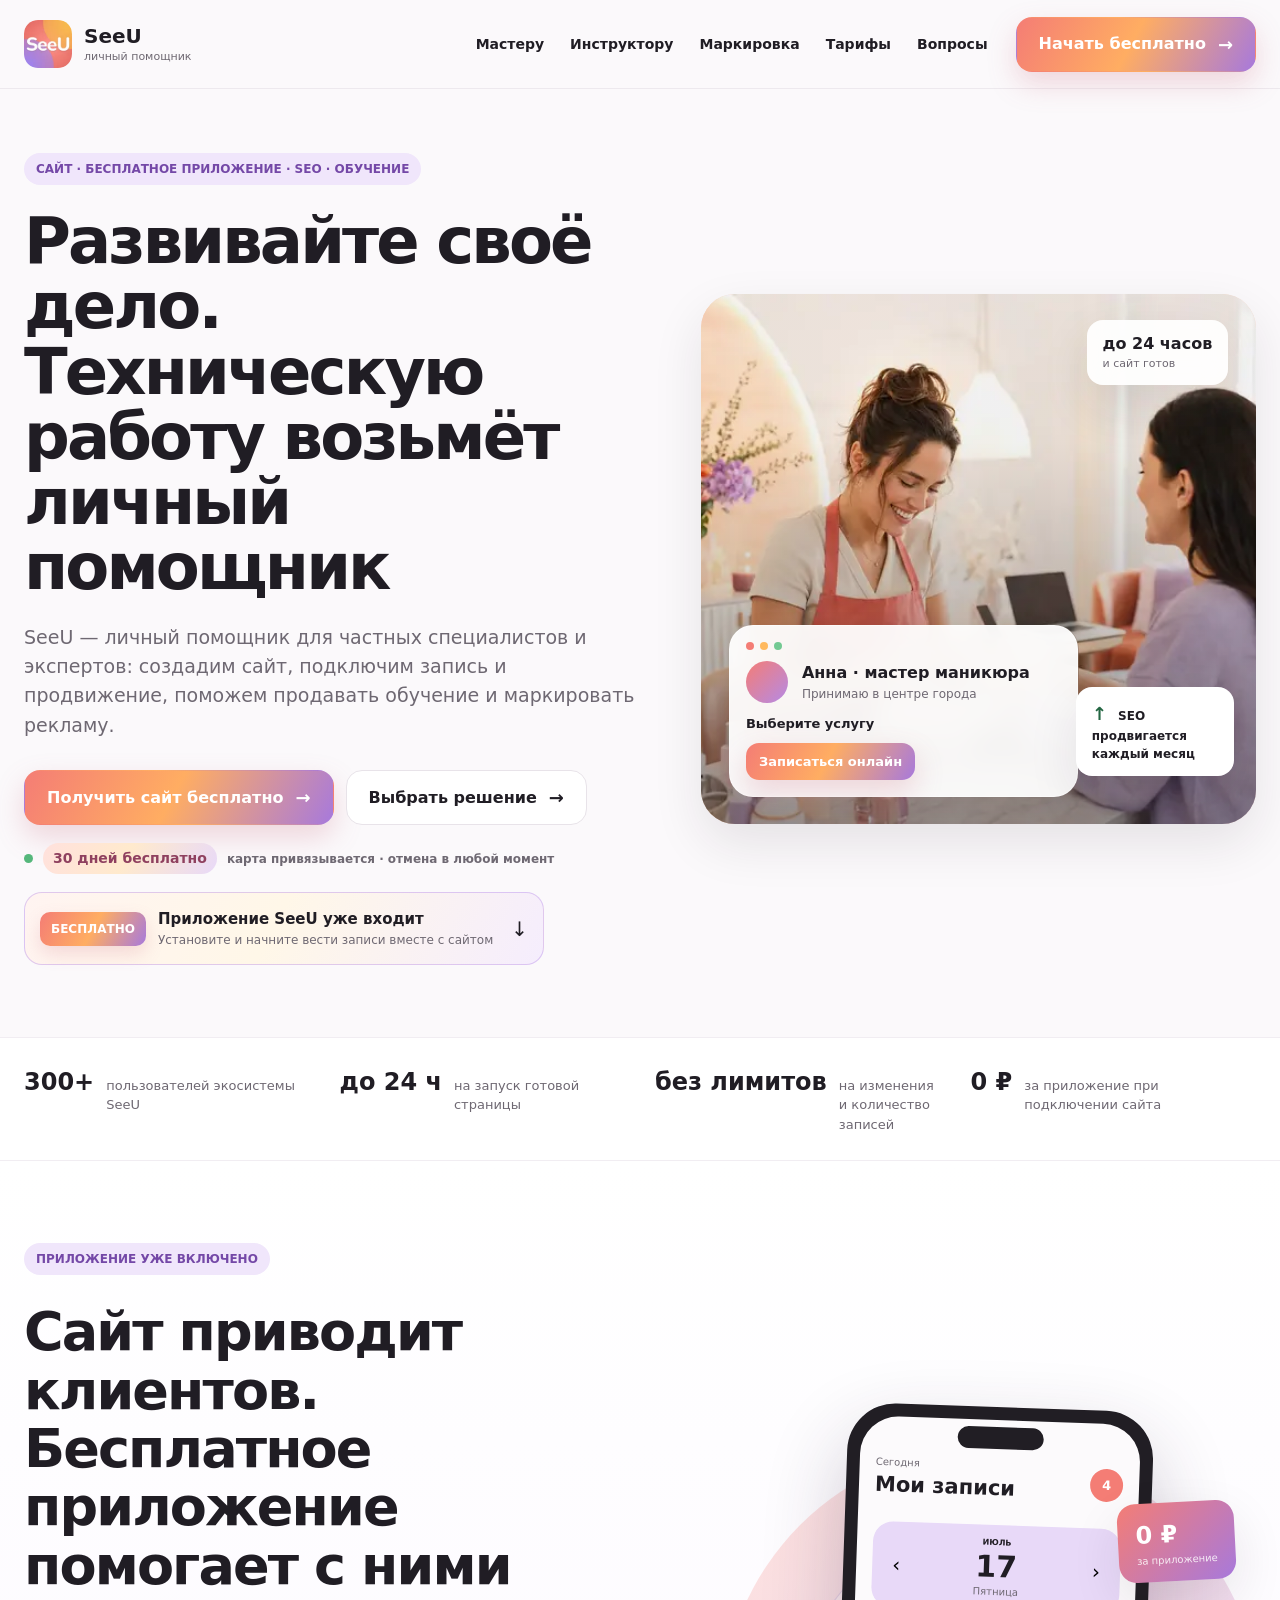
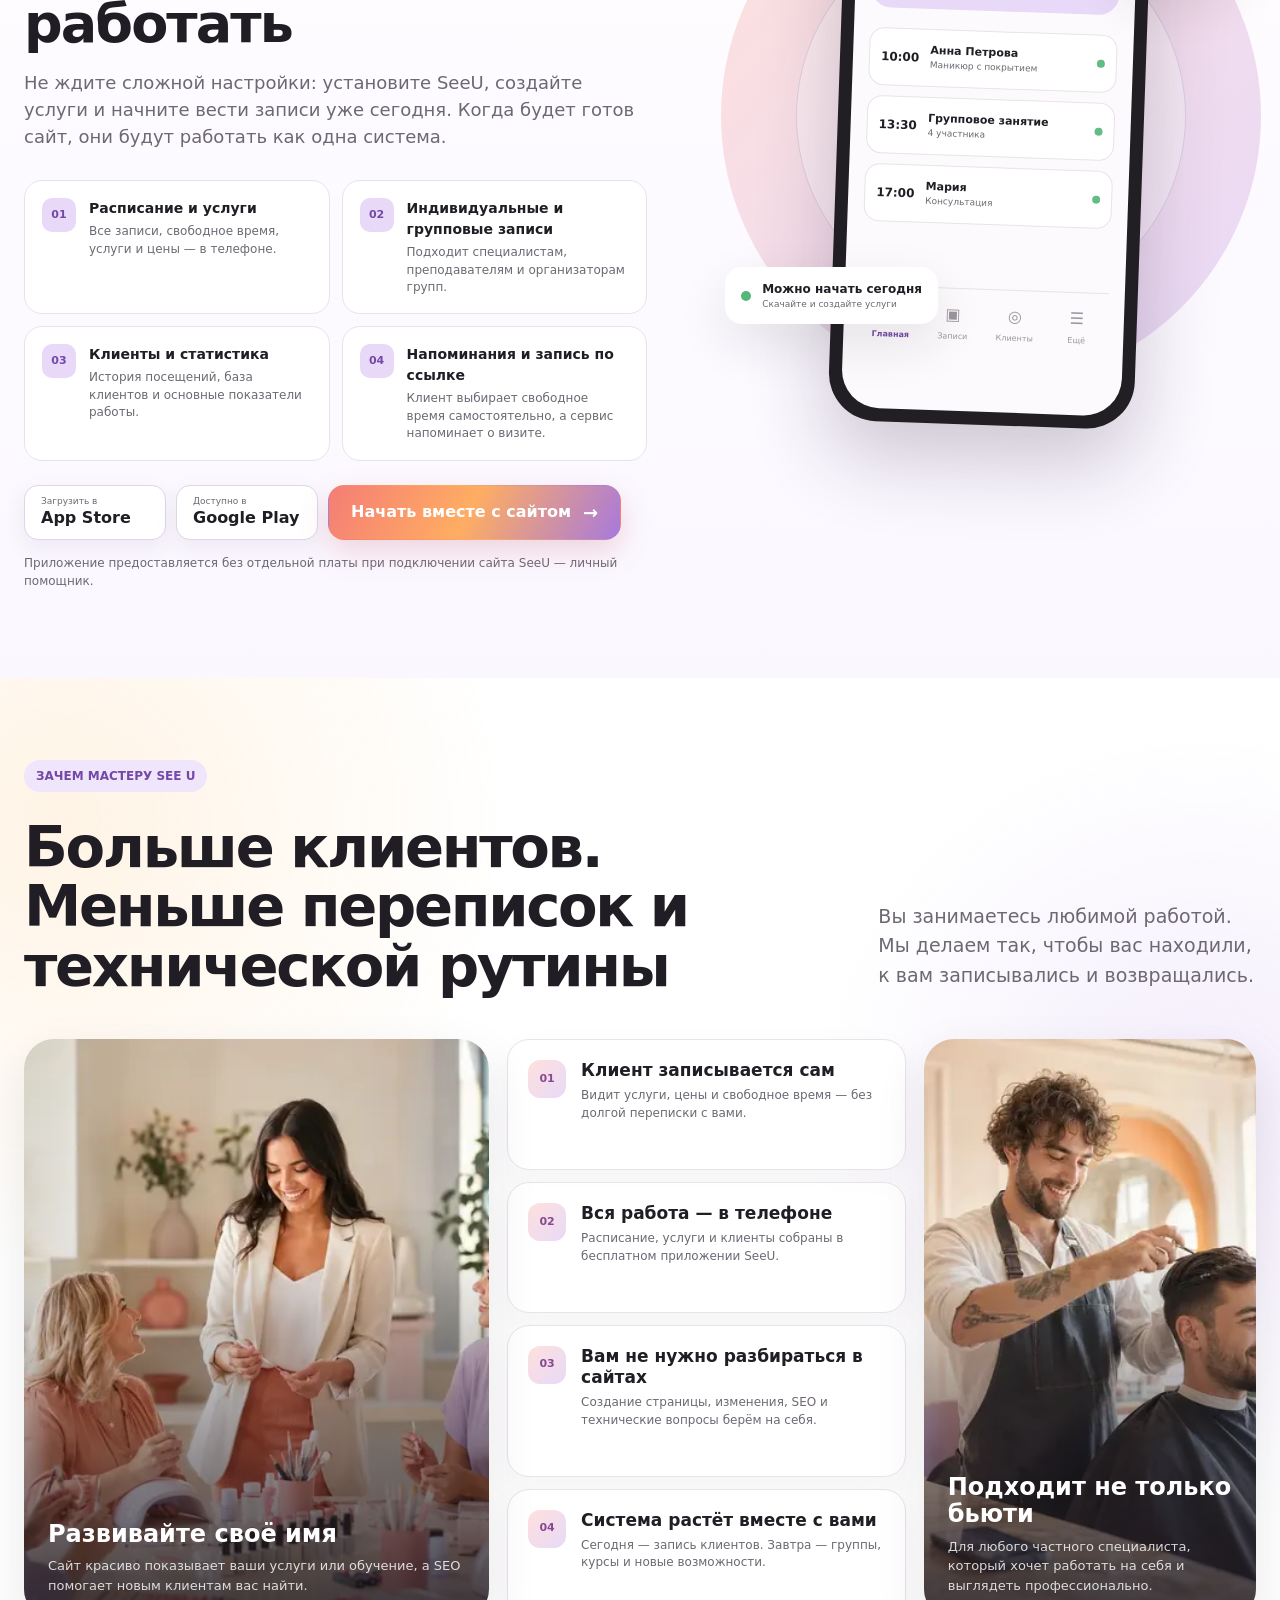
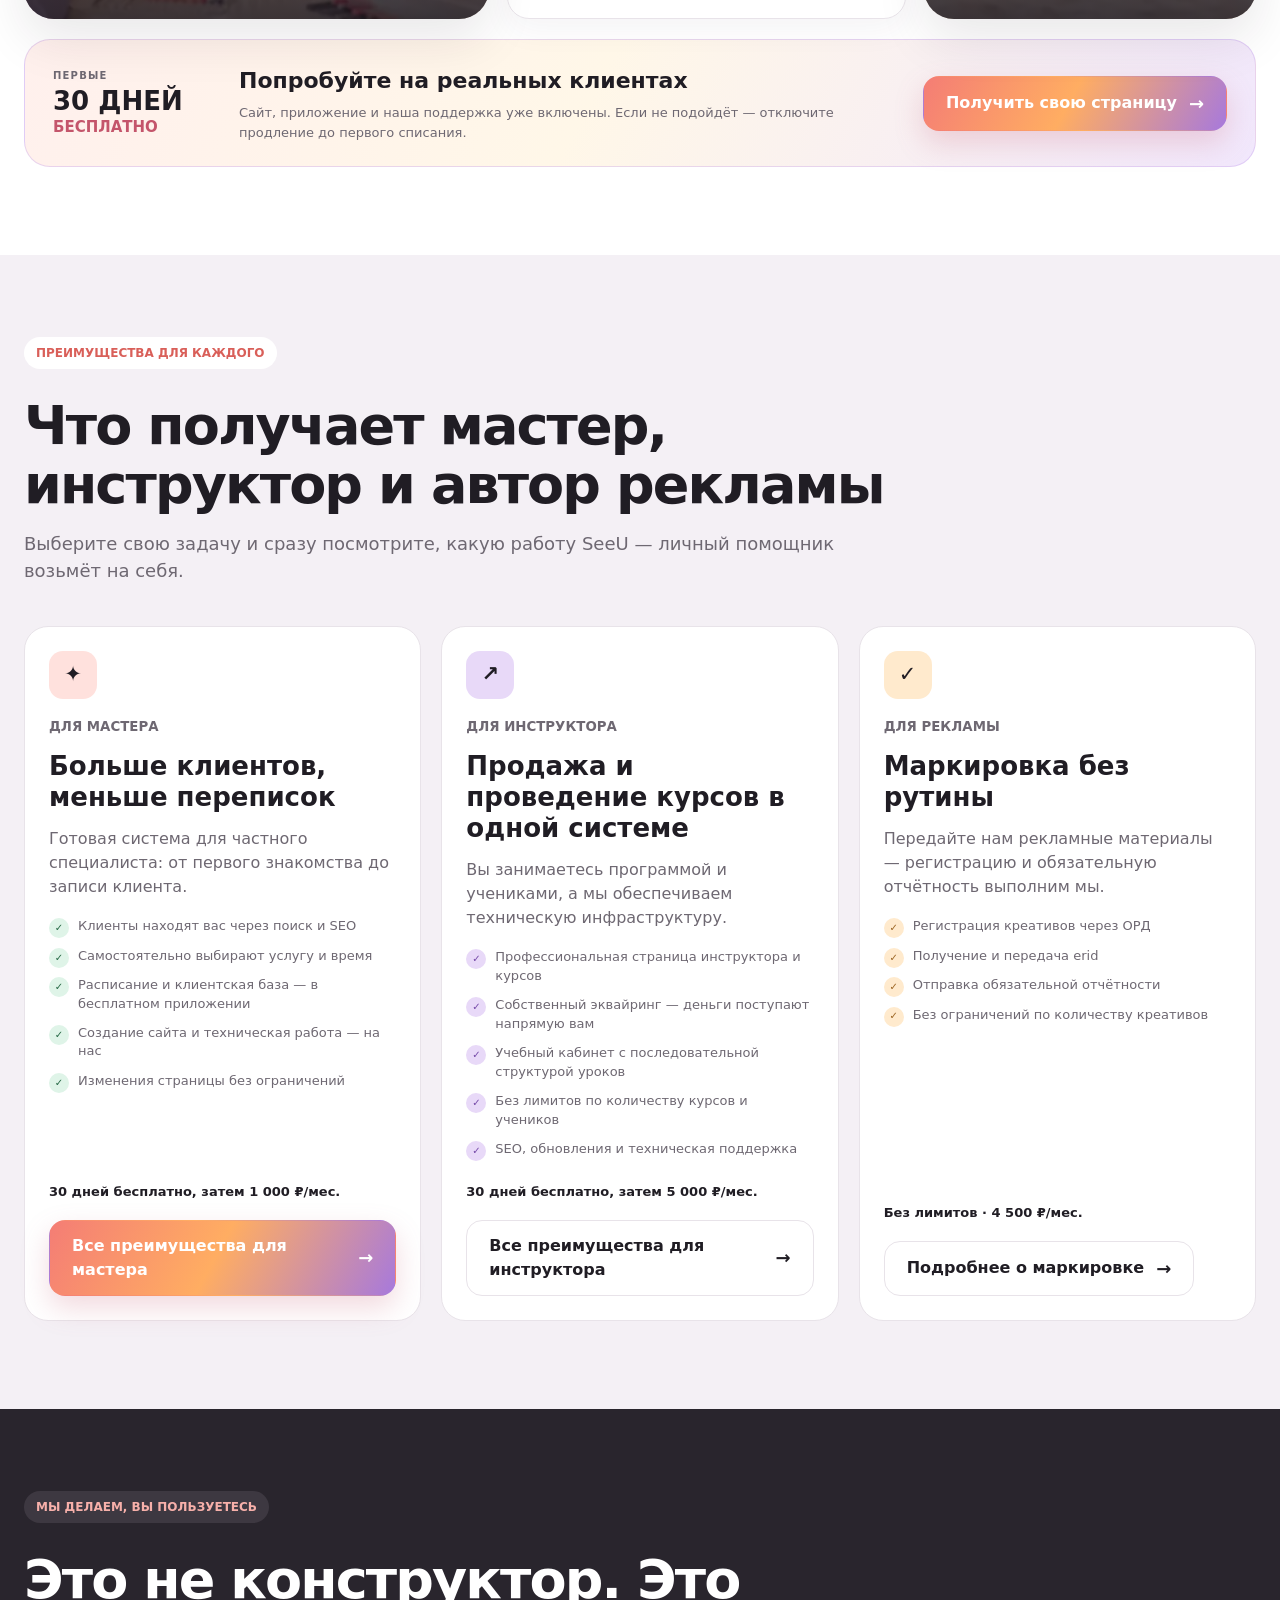
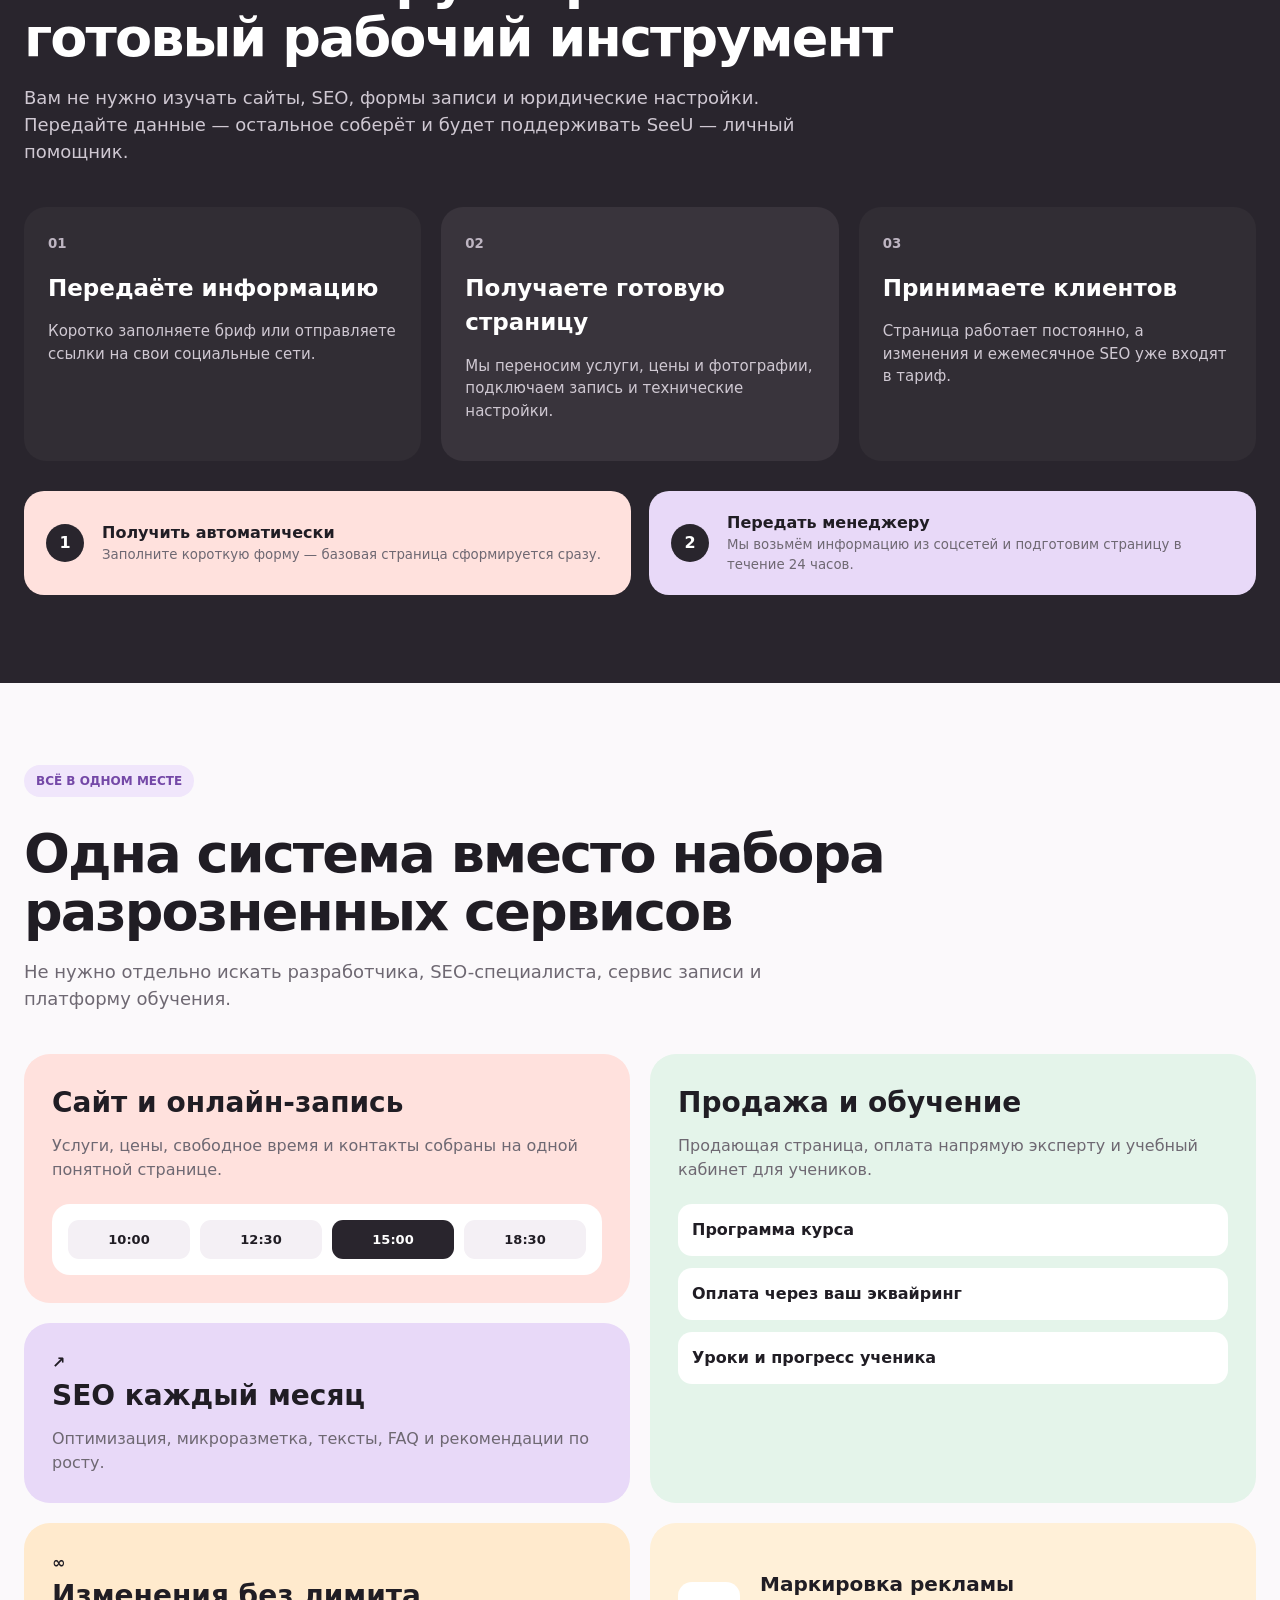
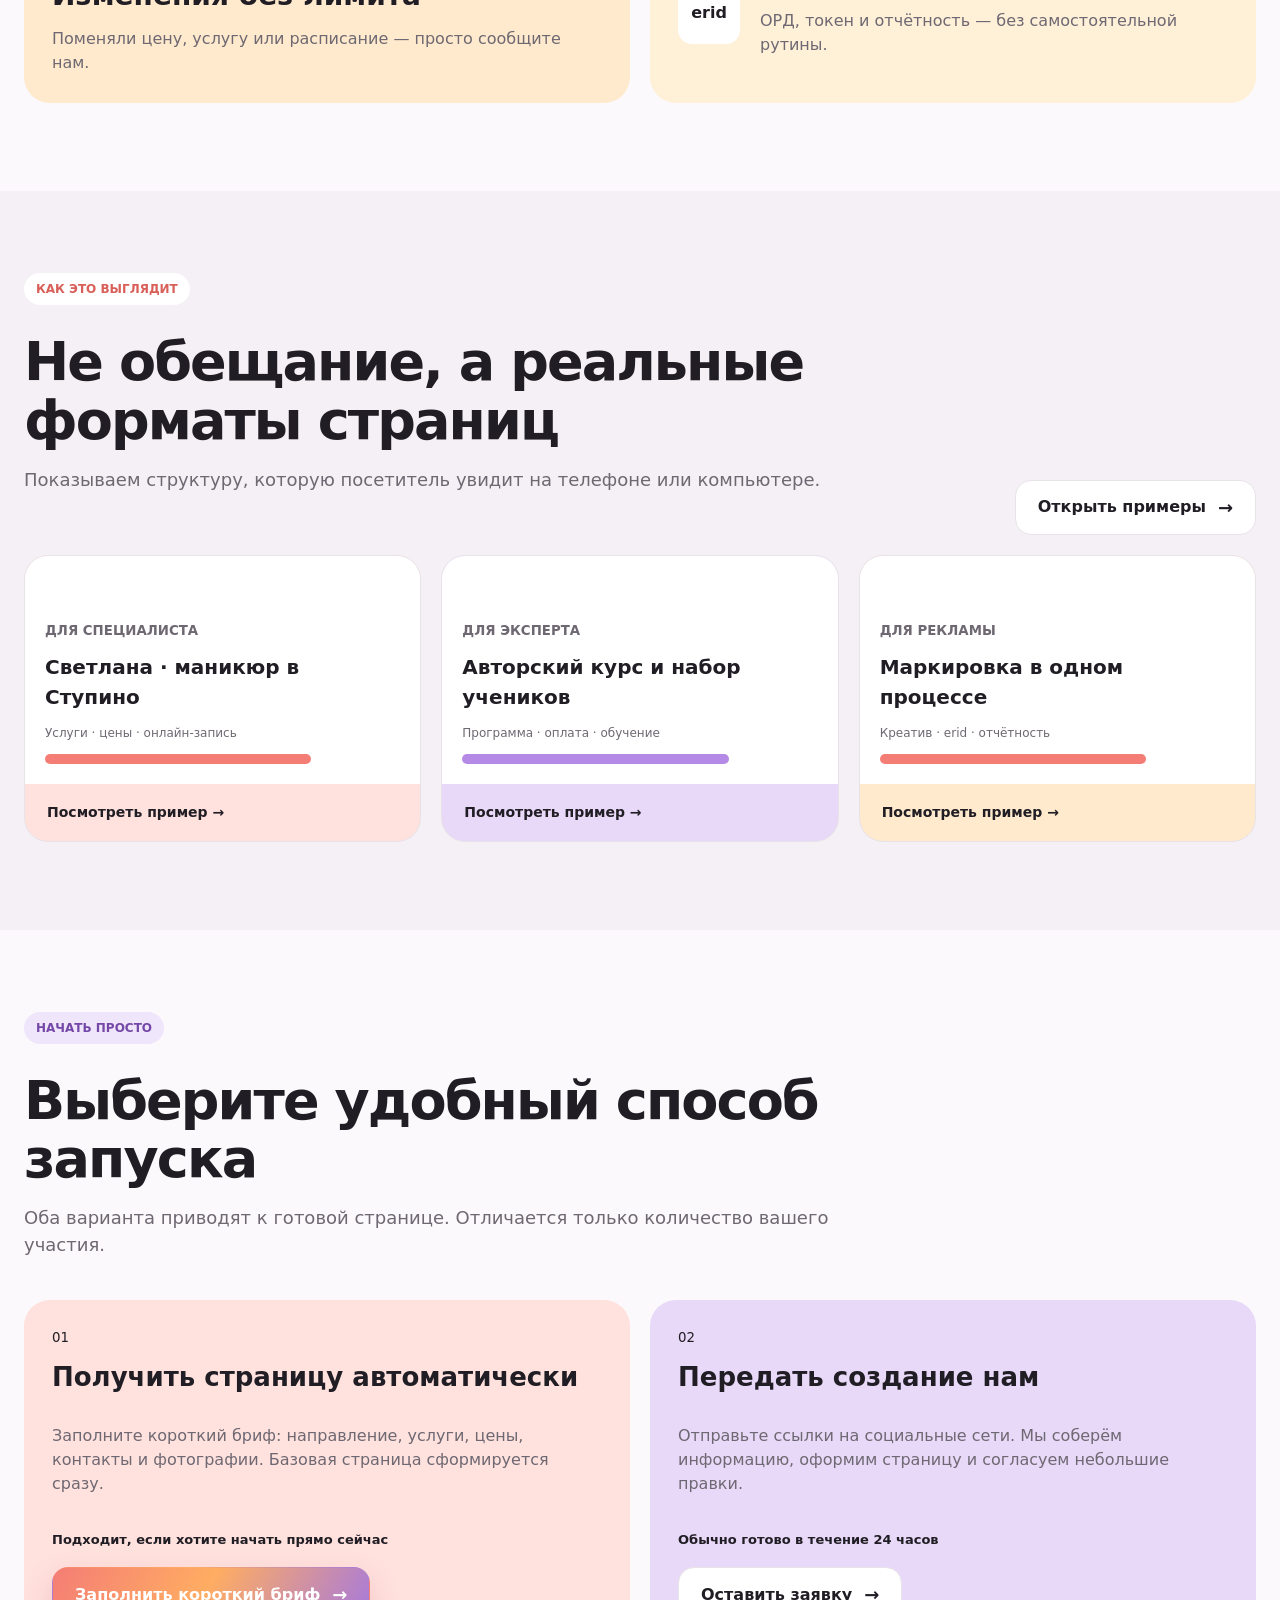
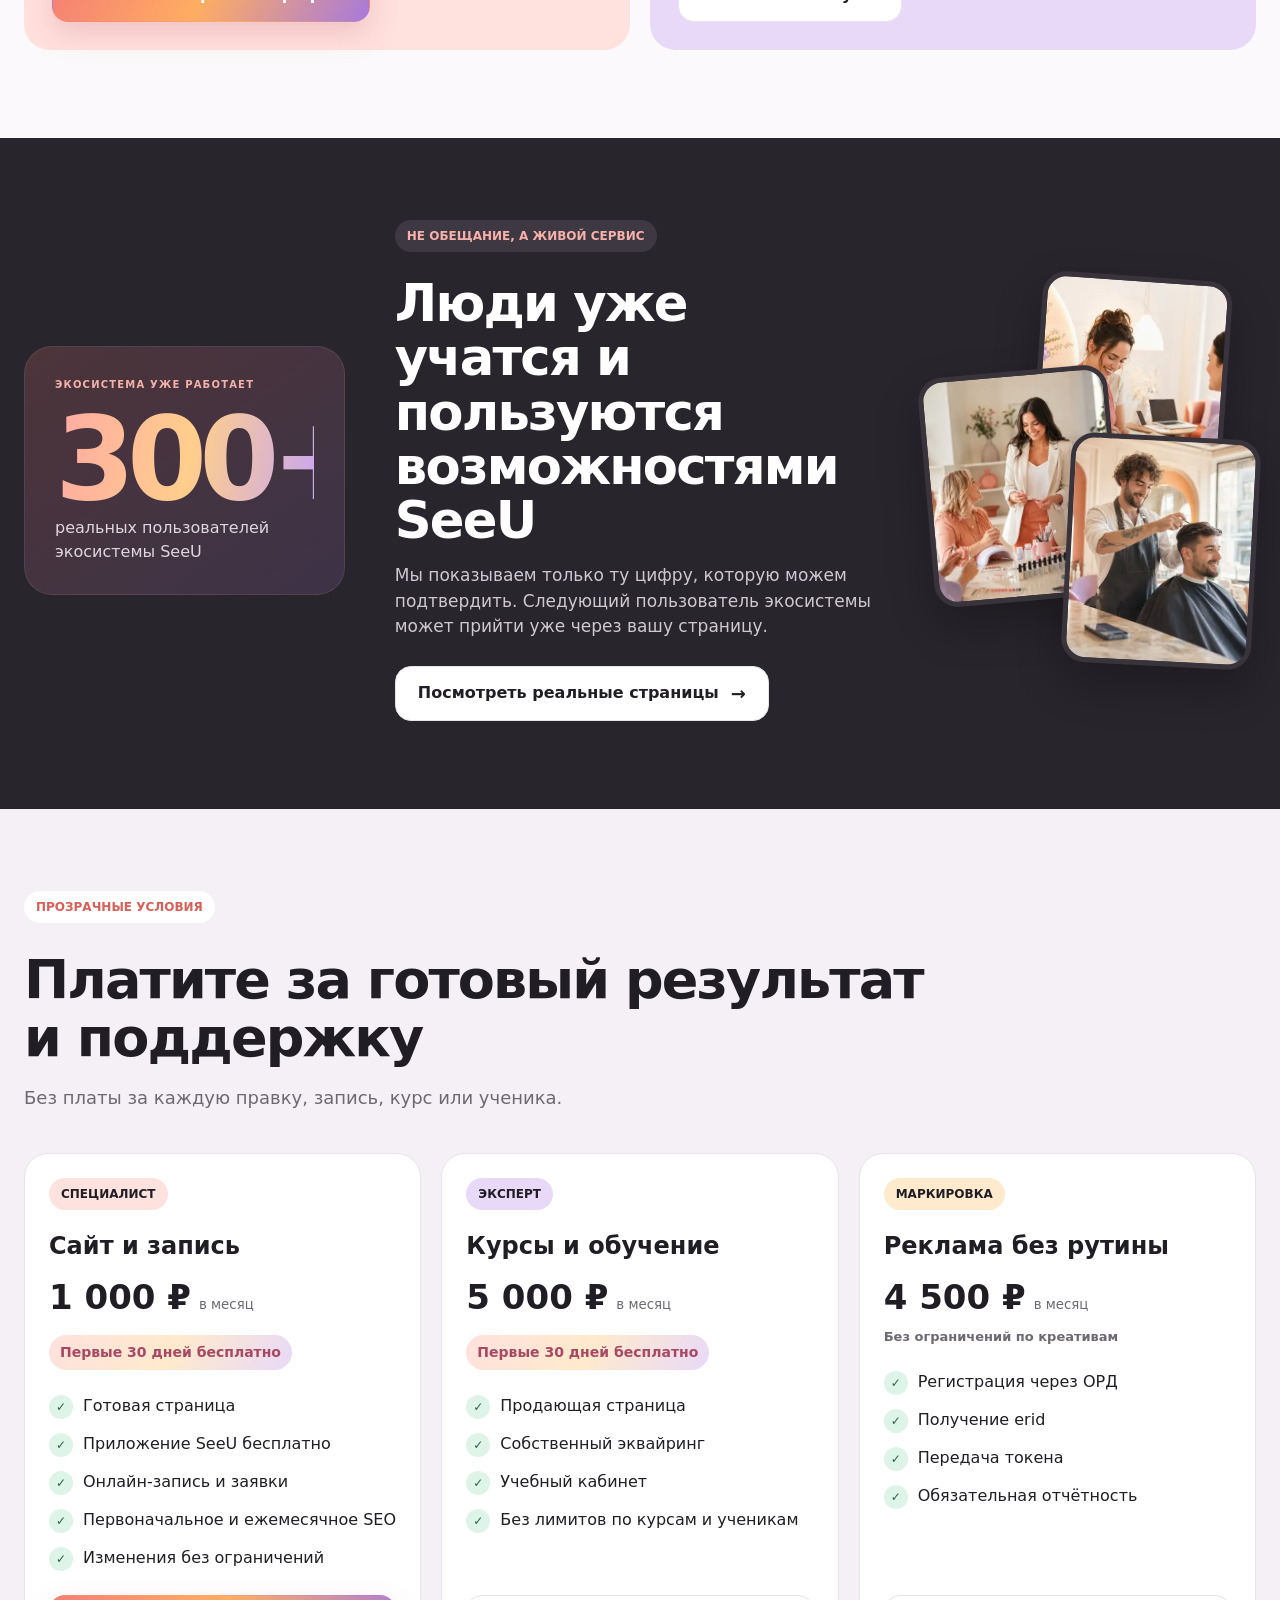
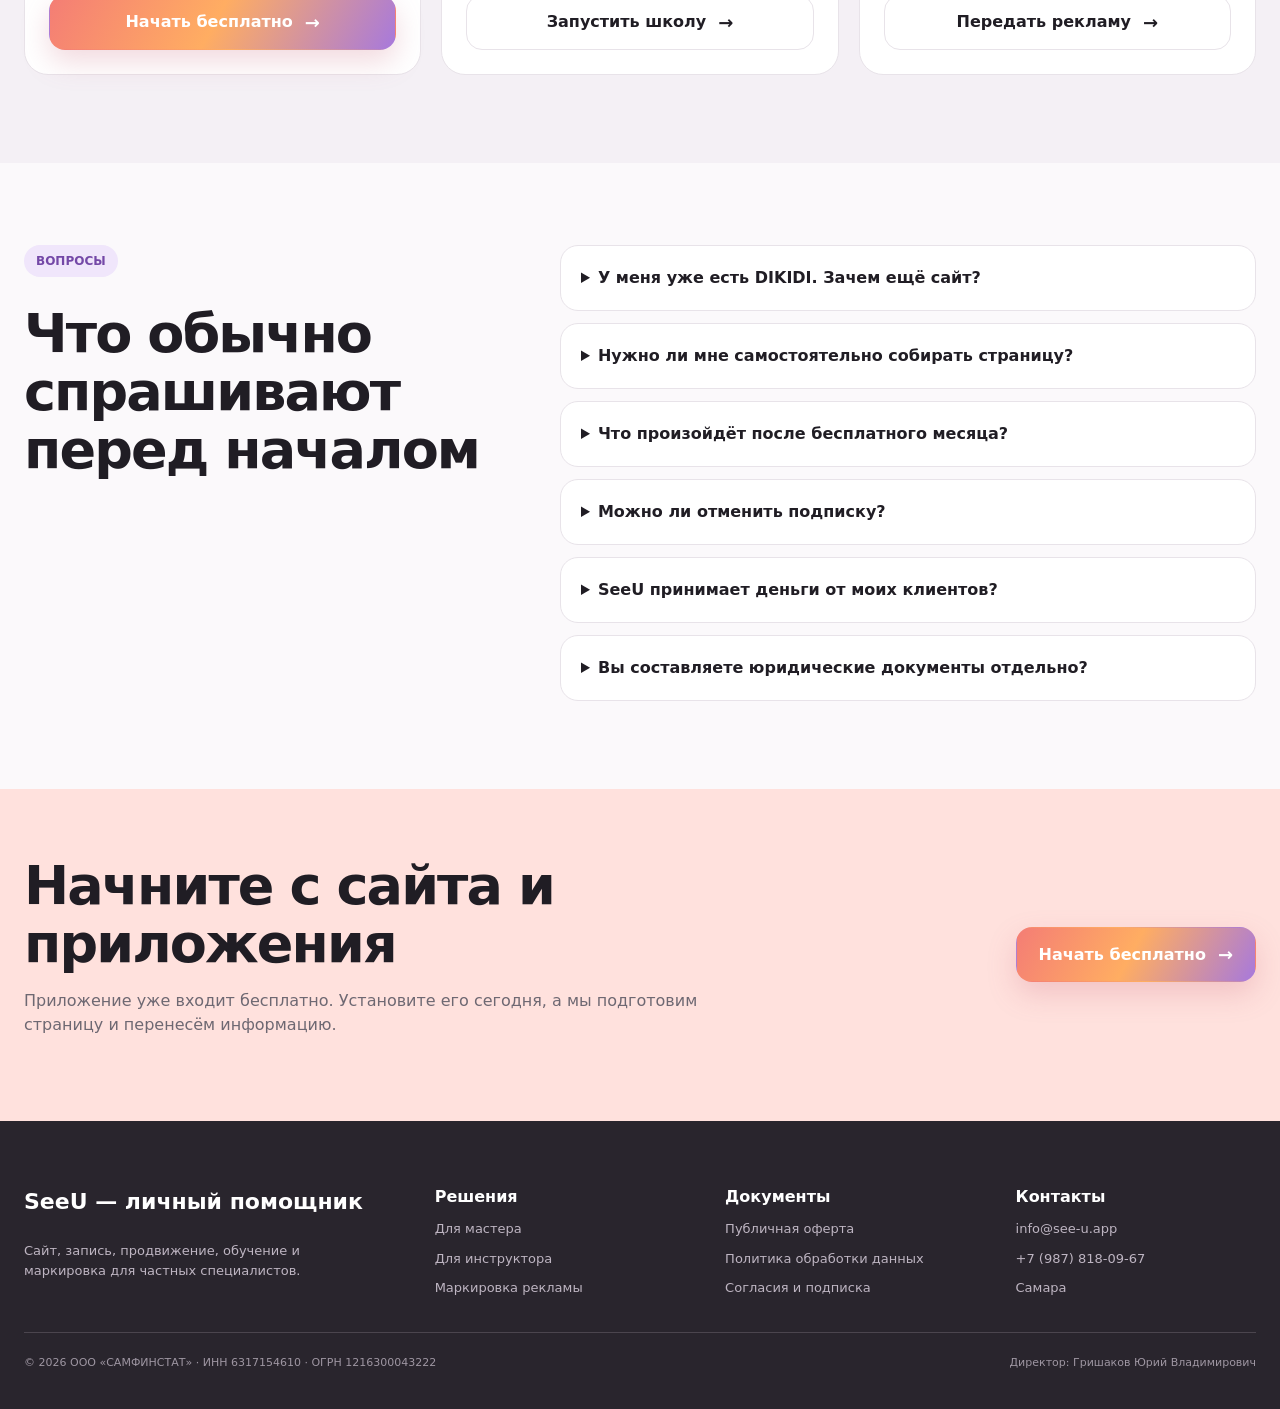
<file: index.html>
<!DOCTYPE html><html lang="ru"><meta charset="utf-8"><meta content="width=device-width,initial-scale=1" name="viewport"><meta content="SeeU — личный помощник для частных специалистов и экспертов: сайт, бесплатное приложение, онлайн-запись, SEO, обучение и маркировка рекламы." name="description"><title>SeeU — личный помощник</title><link href="styles.css?v=20260720-8" rel="stylesheet"><link href="app.css?v=20260720-5" rel="stylesheet"><header class="site-header"><div class="container header-inner"><a href="#top" class="brand" aria-label="SeeU — личный помощник"><img alt="" src="assets/seeu-logo.webp" height="48" width="48"><span><strong>SeeU</strong><small>личный помощник</small></span></a><button type="button" class="menu-toggle" aria-controls="main-nav" aria-expanded="false">Меню</button><nav aria-label="Главное меню" class="main-nav" id="main-nav"><a href="master.html">Мастеру</a><a href="instructor.html">Инструктору</a><a href="marking.html">Маркировка</a><a href="#pricing">Тарифы</a><a href="#faq">Вопросы</a></nav><button type="button" class="button button-dark header-cta" data-open-brief>Начать бесплатно <span>→</span></button></div></header><main id="top"><section class="hero"><div class="container hero-grid"><div class="hero-copy"><p class="eyebrow eyebrow-lilac">САЙТ · БЕСПЛАТНОЕ ПРИЛОЖЕНИЕ · SEO · ОБУЧЕНИЕ<h1>Развивайте своё дело. Техническую работу возьмёт личный помощник</h1><p class="lead">SeeU — личный помощник для частных специалистов и экспертов: создадим сайт, подключим запись и продвижение, поможем продавать обучение и маркировать рекламу.<div class="button-row"><button type="button" class="button button-dark" data-open-brief>Получить сайт бесплатно <span>→</span></button><a href="#solutions" class="button button-light">Выбрать решение <span>→</span></a></div><p class="trial-note"><i></i><strong>30 дней бесплатно</strong><span>карта привязывается · отмена в любой момент</span></p><a href="#app" class="app-included"><b>Бесплатно</b><span><strong>Приложение SeeU уже входит</strong><small>Установите и начните вести записи вместе с сайтом</small></span><em>↓</em></a></div><div class="hero-visual" aria-label="Мастер работает с клиентом, пока SeeU помогает с записью и продвижением" role="img"><img alt="Мастер маникюра работает с клиенткой в светлой студии" src="assets/lifestyle-nail-master.webp" class="hero-lifestyle"><div class="speed-badge"><strong>до 24 часов</strong><span>и сайт готов</span></div><div class="browser-card"><div class="browser-dots"><i></i><i></i><i></i></div><div class="profile-line"><div class="avatar"></div><div><strong>Анна · мастер маникюра</strong><span>Принимаю в центре города</span></div></div><p class="mini-title">Выберите услугу<div class="service-row selected"><span><strong>Маникюр с покрытием</strong><small>2 300 ₽ · 2 часа</small></span><b>Выбрано</b></div><div class="service-row"><span><strong>Снятие + маникюр</strong><small>1 400 ₽ · 1,5 часа</small></span><b>＋</b></div><div class="service-row"><span><strong>Укрепление ногтей</strong><small>700 ₽ · 30 минут</small></span><b>＋</b></div><span class="mock-button">Записаться онлайн</span></div><div class="seo-badge"><b>↑</b> SEO продвигается каждый месяц</div></div></div></section><section class="proof-strip" aria-label="Факты о сервисе"><div class="container proof-grid"><p><strong>300+</strong><span>пользователей экосистемы SeeU</span><p><strong>до 24 ч</strong><span>на запуск готовой страницы</span><p><strong>без лимитов</strong><span>на изменения и количество записей</span><p><strong>0 ₽</strong><span>за приложение при подключении сайта</span></div></section><section class="section app-section" id="app"><div class="container app-grid"><div class="app-copy"><p class="eyebrow eyebrow-lilac">ПРИЛОЖЕНИЕ УЖЕ ВКЛЮЧЕНО<div class="section-heading"><h2>Сайт приводит клиентов. Бесплатное приложение помогает с ними работать</h2><p>Не ждите сложной настройки: установите SeeU, создайте услуги и начните вести записи уже сегодня. Когда будет готов сайт, они будут работать как одна система.</div><div class="app-benefits"><article><b>01</b><span><strong>Расписание и услуги</strong><small>Все записи, свободное время, услуги и цены — в телефоне.</small></span></article><article><b>02</b><span><strong>Индивидуальные и групповые записи</strong><small>Подходит специалистам, преподавателям и организаторам групп.</small></span></article><article><b>03</b><span><strong>Клиенты и статистика</strong><small>История посещений, база клиентов и основные показатели работы.</small></span></article><article><b>04</b><span><strong>Напоминания и запись по ссылке</strong><small>Клиент выбирает свободное время самостоятельно, а сервис напоминает о визите.</small></span></article></div><div class="app-actions"><a href="https://apps.apple.com/ru/app/seeu-%D0%BB%D0%B8%D1%87%D0%BD%D1%8B%D0%B9-%D0%BF%D0%BE%D0%BC%D0%BE%D1%89%D0%BD%D0%B8%D0%BA/id1665151488" class="store-button" rel="noopener" target="_blank"><small>Загрузить в</small><strong>App Store</strong></a><a href="https://play.google.com/store/apps/details?id=com.seeu.mobile" class="store-button" rel="noopener" target="_blank"><small>Доступно в</small><strong>Google Play</strong></a><button type="button" class="button button-dark" data-open-brief>Начать вместе с сайтом <span>→</span></button></div><p class="app-note">Приложение предоставляется без отдельной платы при подключении сайта SeeU — личный помощник.</div><div class="app-phone-wrap" aria-label="Пример интерфейса приложения SeeU" role="img"><div class="app-orbit orbit-one"></div><div class="app-orbit orbit-two"></div><div class="phone-shell"><div class="phone-speaker"></div><div class="phone-screen"><div class="phone-head"><span><small>Сегодня</small><strong>Мои записи</strong></span><b>4</b></div><div class="phone-date"><button type="button">‹</button><span><small>ИЮЛЬ</small><strong>17</strong><em>Пятница</em></span><button type="button">›</button></div><div class="phone-appointments"><article><time>10:00</time><span><strong>Анна Петрова</strong><small>Маникюр с покрытием</small></span><i></i></article><article><time>13:30</time><span><strong>Групповое занятие</strong><small>4 участника</small></span><i></i></article><article><time>17:00</time><span><strong>Мария</strong><small>Консультация</small></span><i></i></article></div><div class="phone-nav"><b>⌂<small>Главная</small></b><span>▣<small>Записи</small></span><span>◎<small>Клиенты</small></span><span>☰<small>Ещё</small></span></div></div></div><div class="free-app-badge"><strong>0 ₽</strong><span>за приложение</span></div><div class="today-badge"><i></i><span><strong>Можно начать сегодня</strong><small>Скачайте и создайте услуги</small></span></div></div></div></section><section class="section why-section"><div class="container"><div class="why-heading"><div><p class="eyebrow eyebrow-lilac">ЗАЧЕМ МАСТЕРУ SEE U<h2>Больше клиентов. Меньше переписок и технической рутины</h2></div><p>Вы занимаетесь любимой работой. Мы делаем так, чтобы вас находили, к вам записывались и возвращались.</div><div class="why-grid"><figure class="why-photo why-photo-instructor"><img alt="Инструктор проводит обучение для мастеров" src="assets/lifestyle-instructor.webp" loading="lazy"><figcaption><strong>Развивайте своё имя</strong><span>Сайт красиво показывает ваши услуги или обучение, а SEO помогает новым клиентам вас найти.</span></figcaption></figure><div class="why-benefits"><article><b>01</b><span><strong>Клиент записывается сам</strong><small>Видит услуги, цены и свободное время — без долгой переписки с вами.</small></span></article><article><b>02</b><span><strong>Вся работа — в телефоне</strong><small>Расписание, услуги и клиенты собраны в бесплатном приложении SeeU.</small></span></article><article><b>03</b><span><strong>Вам не нужно разбираться в сайтах</strong><small>Создание страницы, изменения, SEO и технические вопросы берём на себя.</small></span></article><article><b>04</b><span><strong>Система растёт вместе с вами</strong><small>Сегодня — запись клиентов. Завтра — группы, курсы и новые возможности.</small></span></article></div><figure class="why-photo why-photo-barber"><img alt="Молодой барбер работает с клиентом" src="assets/lifestyle-barber.webp" loading="lazy"><figcaption><strong>Подходит не только бьюти</strong><span>Для любого частного специалиста, который хочет работать на себя и выглядеть профессионально.</span></figcaption></figure></div><div class="free-start-banner"><div class="free-start-number"><small>ПЕРВЫЕ</small><strong>30 ДНЕЙ</strong><b>БЕСПЛАТНО</b></div><div><h3>Попробуйте на реальных клиентах</h3><p>Сайт, приложение и наша поддержка уже включены. Если не подойдёт — отключите продление до первого списания.</div><button type="button" class="button button-dark" data-open-brief>Получить свою страницу <span>→</span></button></div></div></section><section class="section section-soft" id="solutions"><div class="container"><p class="eyebrow eyebrow-white">ПРЕИМУЩЕСТВА ДЛЯ КАЖДОГО</p><div class="section-heading"><h2>Что получает мастер, инструктор и автор рекламы</h2><p>Выберите свою задачу и сразу посмотрите, какую работу SeeU — личный помощник возьмёт на себя.</p></div><div class="cards-3 solution-grid">
<article class="solution-card solution-card--master"><span class="coral card-icon">✦</span><small>ДЛЯ МАСТЕРА</small><h3>Больше клиентов, меньше переписок</h3><p>Готовая система для частного специалиста: от первого знакомства до записи клиента.</p><ul class="solution-benefits"><li>Клиенты находят вас через поиск и SEO</li><li>Самостоятельно выбирают услугу и время</li><li>Расписание и клиентская база — в бесплатном приложении</li><li>Создание сайта и техническая работа — на нас</li><li>Изменения страницы без ограничений</li></ul><div class="card-footer"><strong>30 дней бесплатно, затем 1 000 ₽/мес.</strong><a href="master.html" class="button button-dark">Все преимущества для мастера <span>→</span></a></div></article>
<article class="solution-card solution-card--instructor"><span class="lilac card-icon">↗</span><small>ДЛЯ ИНСТРУКТОРА</small><h3>Продажа и проведение курсов в одной системе</h3><p>Вы занимаетесь программой и учениками, а мы обеспечиваем техническую инфраструктуру.</p><ul class="solution-benefits"><li>Профессиональная страница инструктора и курсов</li><li>Собственный эквайринг — деньги поступают напрямую вам</li><li>Учебный кабинет с последовательной структурой уроков</li><li>Без лимитов по количеству курсов и учеников</li><li>SEO, обновления и техническая поддержка</li></ul><div class="card-footer"><strong>30 дней бесплатно, затем 5 000 ₽/мес.</strong><a href="instructor.html" class="button button-light">Все преимущества для инструктора <span>→</span></a></div></article>
<article class="solution-card solution-card--marking"><span class="card-icon apricot">✓</span><small>ДЛЯ РЕКЛАМЫ</small><h3>Маркировка без рутины</h3><p>Передайте нам рекламные материалы — регистрацию и обязательную отчётность выполним мы.</p><ul class="solution-benefits"><li>Регистрация креативов через ОРД</li><li>Получение и передача erid</li><li>Отправка обязательной отчётности</li><li>Без ограничений по количеству креативов</li></ul><div class="card-footer"><strong>Без лимитов · 4 500 ₽/мес.</strong><a href="marking.html" class="button button-light">Подробнее о маркировке <span>→</span></a></div></article>
</div></div></section><section class="section section-dark"><div class="container"><p class="eyebrow eyebrow-dark">МЫ ДЕЛАЕМ, ВЫ ПОЛЬЗУЕТЕСЬ<div class="section-heading section-heading-dark"><h2>Это не конструктор. Это готовый рабочий инструмент</h2><p>Вам не нужно изучать сайты, SEO, формы записи и юридические настройки. Передайте данные — остальное соберёт и будет поддерживать SeeU — личный помощник.</div><div class="cards-3 process-grid"><article><small>01</small><h3>Передаёте информацию</h3><p>Коротко заполняете бриф или отправляете ссылки на свои социальные сети.</article><article class="process-featured"><small>02</small><h3>Получаете готовую страницу</h3><p>Мы переносим услуги, цены и фотографии, подключаем запись и технические настройки.</article><article><small>03</small><h3>Принимаете клиентов</h3><p>Страница работает постоянно, а изменения и ежемесячное SEO уже входят в тариф.</article></div><div class="launch-shortcuts"><div class="coral shortcut"><b>1</b><span><strong>Получить автоматически</strong><small>Заполните короткую форму — базовая страница сформируется сразу.</small></span></div><div class="lilac shortcut"><b>2</b><span><strong>Передать менеджеру</strong><small>Мы возьмём информацию из соцсетей и подготовим страницу в течение 24 часов.</small></span></div></div></div></section><section class="section"><div class="container"><p class="eyebrow eyebrow-lilac">ВСЁ В ОДНОМ МЕСТЕ<div class="section-heading"><h2>Одна система вместо набора разрозненных сервисов</h2><p>Не нужно отдельно искать разработчика, SEO-специалиста, сервис записи и платформу обучения.</div><div class="ecosystem-grid"><article class="ecosystem-card booking-card"><h3>Сайт и онлайн-запись</h3><p>Услуги, цены, свободное время и контакты собраны на одной понятной странице.<div class="time-slots"><span>10:00</span><span>12:30</span><span class="active">15:00</span><span>18:30</span></div></article><article class="ecosystem-card course-card"><h3>Продажа и обучение</h3><p>Продающая страница, оплата напрямую эксперту и учебный кабинет для учеников.<ul><li>Программа курса<li>Оплата через ваш эквайринг<li>Уроки и прогресс ученика</ul></article><article class="ecosystem-card seo-card"><b>↗</b><h3>SEO каждый месяц</h3><p>Оптимизация, микроразметка, тексты, FAQ и рекомендации по росту.</article><article class="ecosystem-card changes-card"><b>∞</b><h3>Изменения без лимита</h3><p>Поменяли цену, услугу или расписание — просто сообщите нам.</article><article class="ecosystem-card marking-card"><b>erid</b><div><h3>Маркировка рекламы</h3><p>ОРД, токен и отчётность — без самостоятельной рутины.</div></article></div></div></section><section class="section section-soft" id="examples"><div class="container"><div class="heading-row"><div><p class="eyebrow eyebrow-white">КАК ЭТО ВЫГЛЯДИТ<div class="section-heading"><h2>Не обещание, а реальные форматы страниц</h2><p>Показываем структуру, которую посетитель увидит на телефоне или компьютере.</div></div><a href="https://see-u.app/marketing" class="button button-light" rel="noopener" target="_blank">Открыть примеры <span>→</span></a></div><div class="cards-3 examples-grid"><a href="https://see-u.app/manikyur-stupino-svetlana" class="example-card example-coral" rel="noopener" target="_blank"><div class="example-window"><small>ДЛЯ СПЕЦИАЛИСТА</small><h3>Светлана · маникюр в Ступино</h3><p>Услуги · цены · онлайн-запись</p><i></i></div><span>Посмотреть пример →</span></a><a href="https://see-u.app/rihter" class="example-card example-lilac" rel="noopener" target="_blank"><div class="example-window"><small>ДЛЯ ЭКСПЕРТА</small><h3>Авторский курс и набор учеников</h3><p>Программа · оплата · обучение</p><i></i></div><span>Посмотреть пример →</span></a><a href="https://see-u.app/marketing" class="example-card example-apricot" rel="noopener" target="_blank"><div class="example-window"><small>ДЛЯ РЕКЛАМЫ</small><h3>Маркировка в одном процессе</h3><p>Креатив · erid · отчётность</p><i></i></div><span>Посмотреть пример →</span></a></div></div></section><section class="section"><div class="container"><p class="eyebrow eyebrow-lilac">НАЧАТЬ ПРОСТО<div class="section-heading"><h2>Выберите удобный способ запуска</h2><p>Оба варианта приводят к готовой странице. Отличается только количество вашего участия.</div><div class="launch-grid"><article class="coral launch-card"><small>01</small><h3>Получить страницу автоматически</h3><p>Заполните короткий бриф: направление, услуги, цены, контакты и фотографии. Базовая страница сформируется сразу.</p><strong>Подходит, если хотите начать прямо сейчас</strong><button type="button" class="button button-dark" data-open-brief>Заполнить короткий бриф <span>→</span></button></article><article class="lilac launch-card"><small>02</small><h3>Передать создание нам</h3><p>Отправьте ссылки на социальные сети. Мы соберём информацию, оформим страницу и согласуем небольшие правки.</p><strong>Обычно готово в течение 24 часов</strong><button type="button" class="button button-light" data-open-brief>Оставить заявку <span>→</span></button></article></div></div></section><section class="section section-dark trust-section"><div class="container trust-single"><div class="trust-number"><small>ЭКОСИСТЕМА УЖЕ РАБОТАЕТ</small><strong>300+</strong><span>реальных пользователей экосистемы SeeU</span></div><div class="trust-copy"><p class="eyebrow eyebrow-dark">НЕ ОБЕЩАНИЕ, А ЖИВОЙ СЕРВИС<h2>Люди уже учатся и пользуются возможностями SeeU</h2><p>Мы показываем только ту цифру, которую можем подтвердить. Следующий пользователь экосистемы может прийти уже через вашу страницу.</p><a href="#examples" class="button button-light">Посмотреть реальные страницы <span>→</span></a></div><div class="trust-photos" aria-hidden="true"><img alt="" src="assets/lifestyle-nail-master.webp" loading="lazy"><img alt="" src="assets/lifestyle-instructor.webp" loading="lazy"><img alt="" src="assets/lifestyle-barber.webp" loading="lazy"></div></div></section><section class="section section-soft" id="pricing"><div class="container"><p class="eyebrow eyebrow-white">ПРОЗРАЧНЫЕ УСЛОВИЯ<div class="section-heading"><h2>Платите за готовый результат и поддержку</h2><p>Без платы за каждую правку, запись, курс или ученика.</div><div class="cards-3 pricing-grid"><article class="price-card"><span class="coral price-tag">СПЕЦИАЛИСТ</span><h3>Сайт и запись</h3><p class="price"><strong>1 000 ₽</strong><small>в месяц</small></p><em>Первые 30 дней бесплатно</em><ul><li>Готовая страница<li>Приложение SeeU бесплатно<li>Онлайн-запись и заявки<li>Первоначальное и ежемесячное SEO<li>Изменения без ограничений</ul><button type="button" class="button button-dark" data-open-brief>Начать бесплатно <span>→</span></button></article><article class="price-card"><span class="lilac price-tag">ЭКСПЕРТ</span><h3>Курсы и обучение</h3><p class="price"><strong>5 000 ₽</strong><small>в месяц</small></p><em>Первые 30 дней бесплатно</em><ul><li>Продающая страница<li>Собственный эквайринг<li>Учебный кабинет<li>Без лимитов по курсам и ученикам</ul><button type="button" class="button button-light" data-open-brief>Запустить школу <span>→</span></button></article><article class="price-card"><span class="price-tag apricot">МАРКИРОВКА</span><h3>Реклама без рутины</h3><p class="price"><strong>4 500 ₽</strong><small>в месяц</small></p><em class="muted">Без ограничений по креативам</em><ul><li>Регистрация через ОРД<li>Получение erid<li>Передача токена<li>Обязательная отчётность</ul><button type="button" class="button button-light" data-open-brief>Передать рекламу <span>→</span></button></article></div></div></section><section class="section" id="faq"><div class="container faq-wrap"><div class="faq-heading"><p class="eyebrow eyebrow-lilac">ВОПРОСЫ<h2>Что обычно спрашивают перед началом</h2></div><div class="faq-list"><details><summary>У меня уже есть DIKIDI. Зачем ещё сайт?</summary><p>Сайт помогает находить вас в поиске, объясняет ценность услуг и становится вашей независимой площадкой. Сервис записи можно сохранить или связать позже.</details><details><summary>Нужно ли мне самостоятельно собирать страницу?</summary><p>Нет. Можно заполнить короткий бриф или передать социальные сети — мы подготовим страницу.</details><details><summary>Что произойдёт после бесплатного месяца?</summary><p>Если подписка не отключена, спишется стоимость выбранного тарифа. Дата и сумма будут показаны до привязки карты.</details><details><summary>Можно ли отменить подписку?</summary><p>Да. Автоплатёж можно отключить самостоятельно. Доступ сохраняется до конца оплаченного периода.</details><details><summary>SeeU принимает деньги от моих клиентов?</summary><p>Нет. Услуги и курсы продаёт сам специалист или эксперт через собственные реквизиты и эквайринг.</details><details><summary>Вы составляете юридические документы отдельно?</summary><p>На этом этапе документы работают только внутри экосистемы SeeU. Отдельную юридическую подготовку для сторонних площадок мы не продаём.</details></div></div></section><section class="final-cta"><div class="container final-cta-inner"><div><h2>Начните с сайта и приложения</h2><p>Приложение уже входит бесплатно. Установите его сегодня, а мы подготовим страницу и перенесём информацию.</div><button type="button" class="button button-dark" data-open-brief>Начать бесплатно <span>→</span></button></div></section></main><footer class="site-footer"><div class="container footer-grid"><div class="footer-brand"><strong>SeeU — личный помощник</strong><p>Сайт, запись, продвижение, обучение и маркировка для частных специалистов.</div><div><strong>Решения</strong><a href="master.html">Для мастера</a><a href="instructor.html">Для инструктора</a><a href="marking.html">Маркировка рекламы</a></div><div><strong>Документы</strong><a href="#" aria-disabled="true">Публичная оферта</a><a href="#" aria-disabled="true">Политика обработки данных</a><a href="#" aria-disabled="true">Согласия и подписка</a></div><div><strong>Контакты</strong><a href="mailto:info@see-u.app">info@see-u.app</a><a href="tel:+79878180967">+7&nbsp;(987)&nbsp;818&#8209;09&#8209;67</a><span>Самара</span></div></div><div class="container legal-line"><span>© 2026 ООО «САМФИНСТАТ» · ИНН 6317154610 · ОГРН 1216300043222</span><span>Директор: Гришаков Юрий Владимирович</span></div></footer><dialog class="brief-dialog" id="brief-dialog"><form class="dialog-card" method="dialog"><button type="submit" class="dialog-close" aria-label="Закрыть" value="close">×</button><p class="eyebrow eyebrow-lilac">ПЕРВЫЙ ШАГ<h2>Как хотите запустить страницу?</h2><p>Выберите удобный сценарий. Оба ведут к единому шаблону персональной страницы.</p><div class="dialog-options"><a href="create-site.html"><strong>Заполнить самостоятельно</strong><span>Расширенный бриф сразу создаст персональную страницу</span></a><a href="create-site.html?mode=manager"><strong>Передать создание нам</strong><span>Короткая заявка — менеджер соберёт остальную информацию</span></a></div><div class="legal-preview"><label><input type="checkbox"><span>Даю отдельное согласие на обработку персональных данных</span></label><label><input type="checkbox"><span>Хочу получать новости и специальные предложения <small>(необязательно)</small></span></label></div></form></dialog><script src="script.js?v=20260720-5"></script>
</file>
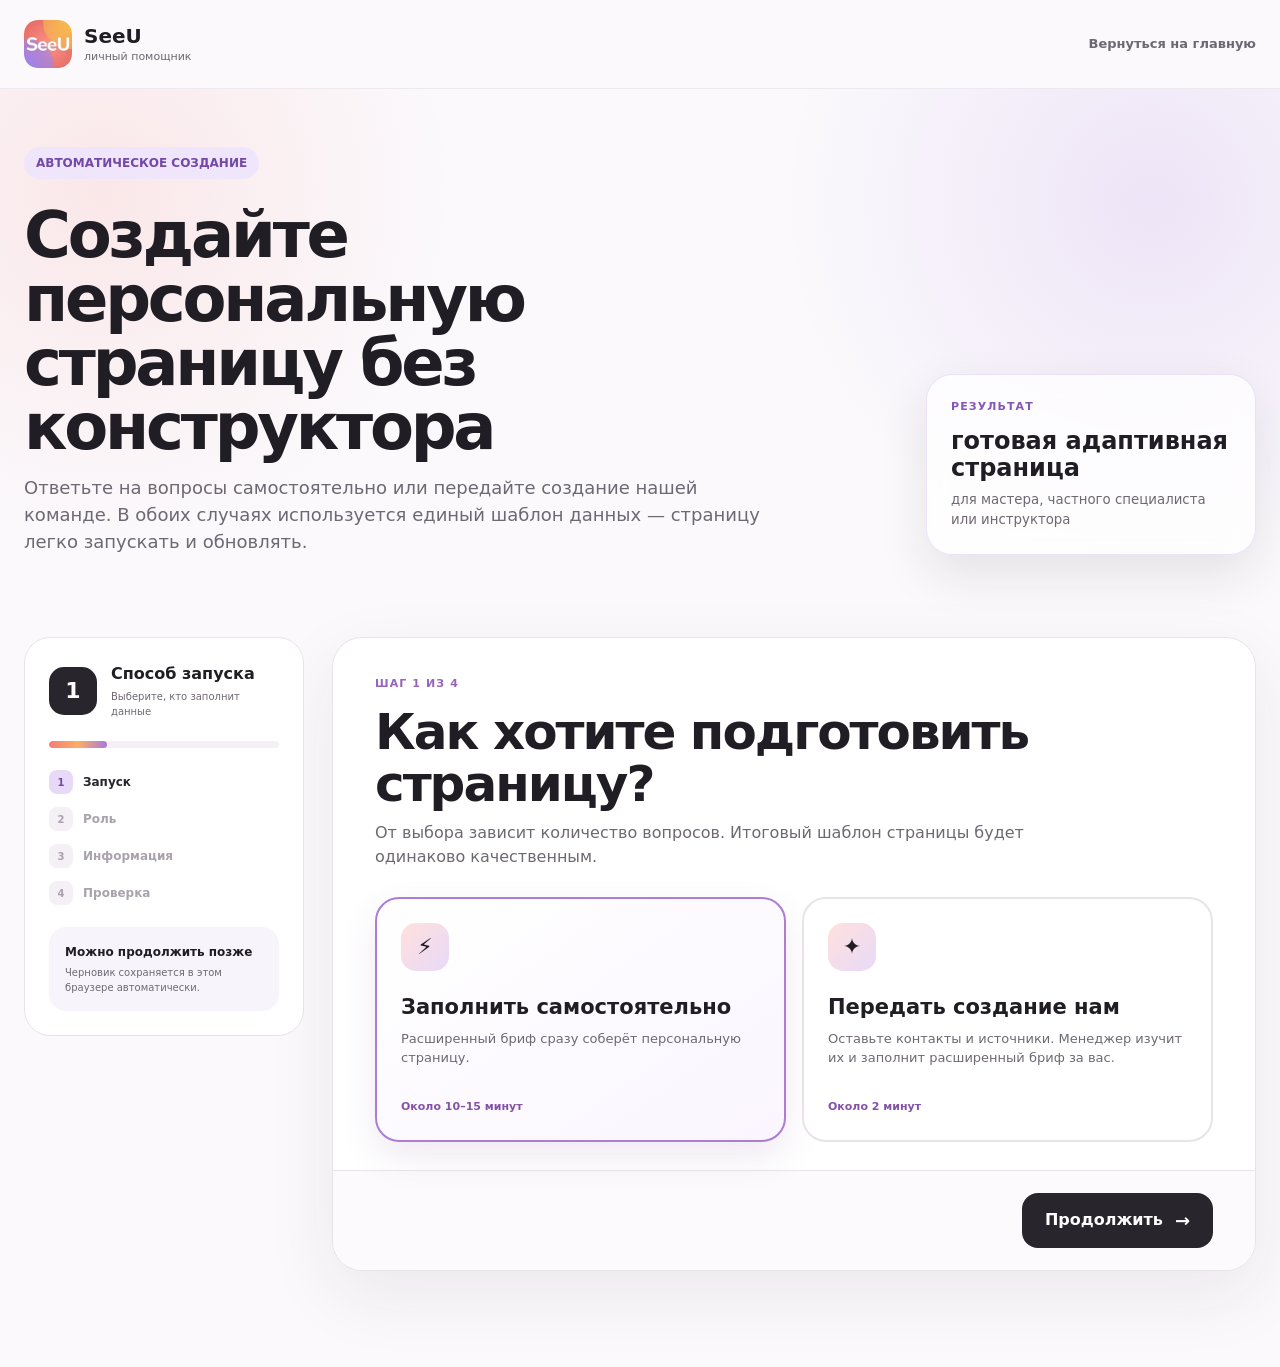
<file: create-site.html>
<!DOCTYPE html>
<html lang="ru">
<head>
  <meta charset="utf-8">
  <meta name="viewport" content="width=device-width, initial-scale=1">
  <meta name="description" content="Создание персональной страницы мастера или инструктора в экосистеме SeeU.">
  <title>Создать страницу — SeeU</title>
  <link rel="stylesheet" href="styles.css?v=20260720-8">
  <link rel="stylesheet" href="brief.css?v=20260720-19">
</head>
<body class="brief-page">
  <header class="site-header">
    <div class="container header-inner">
      <a class="brand" href="index.html" aria-label="SeeU — личный помощник"><img src="assets/seeu-logo.webp" alt="" width="48" height="48"><span><strong>SeeU</strong><small>личный помощник</small></span></a>
      <a class="brief-exit" href="index.html">Вернуться на главную</a>
    </div>
  </header>

  <main>
    <section class="brief-hero">
      <div class="container brief-hero__grid">
        <div><p class="eyebrow eyebrow-lilac">АВТОМАТИЧЕСКОЕ СОЗДАНИЕ</p><h1>Создайте персональную страницу без конструктора</h1><p>Ответьте на вопросы самостоятельно или передайте создание нашей команде. В обоих случаях используется единый шаблон данных — страницу легко запускать и обновлять.</p></div>
        <div class="brief-hero__result"><span>Результат</span><strong>готовая адаптивная страница</strong><small>для мастера, частного специалиста или инструктора</small></div>
      </div>
    </section>

    <section class="brief-workspace">
      <div class="container brief-layout">
        <aside class="brief-progress" aria-label="Этапы заполнения">
          <p><b data-progress-number>1</b><span><strong data-progress-title>Способ запуска</strong><small data-progress-note>Выберите, кто заполнит данные</small></span></p>
          <div class="brief-progress__track"><i data-progress-bar></i></div>
          <ol><li class="is-active">Запуск</li><li>Роль</li><li>Информация</li><li>Проверка</li></ol>
          <div class="brief-progress__help"><strong>Можно продолжить позже</strong><span>Черновик сохраняется в этом браузере автоматически.</span></div>
        </aside>

        <form class="brief-form" id="site-brief" novalidate>
          <section class="brief-step is-active" data-step="1">
            <p class="brief-step__number">ШАГ 1 ИЗ 4</p><h2>Как хотите подготовить страницу?</h2><p class="brief-step__lead">От выбора зависит количество вопросов. Итоговый шаблон страницы будет одинаково качественным.</p>
            <div class="choice-grid">
              <label class="choice-card"><input type="radio" name="launchMode" value="self" checked><span class="choice-card__icon">⚡</span><strong>Заполнить самостоятельно</strong><small>Расширенный бриф сразу соберёт персональную страницу.</small><em>Около 10–15 минут</em></label>
              <label class="choice-card"><input type="radio" name="launchMode" value="manager"><span class="choice-card__icon">✦</span><strong>Передать создание нам</strong><small>Оставьте контакты и источники. Менеджер изучит их и заполнит расширенный бриф за вас.</small><em>Около 2 минут</em></label>
            </div>
          </section>

          <section class="brief-step" data-step="2" hidden>
            <p class="brief-step__number">ШАГ 2 ИЗ 4</p><h2>Для кого создаём страницу?</h2><p class="brief-step__lead">Набор следующих вопросов и структура готового сайта подстроятся под выбранную роль.</p>
            <div class="choice-grid">
              <label class="choice-card"><input type="radio" name="role" value="master" checked><span class="choice-card__icon">♡</span><strong>Мастер или частный специалист</strong><small>Услуги, цены, портфолио, онлайн-запись или сбор заявок.</small><em>Клиенты записываются на услуги</em></label>
              <label class="choice-card"><input type="radio" name="role" value="instructor"><span class="choice-card__icon">↗</span><strong>Инструктор или эксперт</strong><small>Обучение, группы, курсы, заявки и при необходимости онлайн-оплата.</small><em>Ученики выбирают обучение</em></label>
            </div>
            <div class="conditional-panel" data-instructor-payment hidden>
              <h3>Как будете принимать оплату за обучение?</h3>
              <div class="mini-choice-grid">
                <label><input type="radio" name="paymentMode" value="leads" checked><span><strong>Без онлайн-оплаты</strong><small>Страница создаётся сразу и собирает заявки.</small></span></label>
                <label><input type="radio" name="paymentMode" value="online"><span><strong>Подключить онлайн-оплату</strong><small>Страница создаётся сразу, а в Битрикс24 ставится задача на подключение вашего эквайринга.</small></span></label>
              </div>
            </div>
          </section>

          <section class="brief-step" data-step="3" hidden>
            <p class="brief-step__number">ШАГ 3 ИЗ 4</p><h2 data-details-title>Расскажите о себе и своих услугах</h2><p class="brief-step__lead" data-details-lead>Эти данные автоматически попадут в персональный шаблон.</p>

            <div data-short-brief hidden>
              <div class="form-section"><h3>Контакты</h3><div class="form-grid"><label><span>Имя *</span><input name="requestName" autocomplete="name" required placeholder="Например, Анна"></label><label><span>Телефон *</span><input name="requestPhone" type="tel" autocomplete="tel" required placeholder="+7 999 000-00-00"></label><label><span>Город</span><input name="requestCity" placeholder="Самара"></label><label><span>Как удобнее связаться?</span><select name="contactMethod"><option>Telegram</option><option>WhatsApp</option><option>Телефон</option><option>Электронная почта</option></select></label></div></div>
              <div class="form-section"><h3>Где менеджеру взять информацию?</h3><div class="form-grid one"><label><span>Ссылки на социальные сети, сайт или портфолио *</span><textarea name="contentSources" required rows="4" placeholder="Вставьте ссылки — каждую с новой строки"></textarea></label><label><span>Что можно взять из этих источников?</span><textarea name="sourceNotes" rows="3" placeholder="Услуги, цены, фотографии, описание, отзывы"></textarea></label><label><span>Что нужно обязательно учесть?</span><textarea name="requestComment" rows="3" placeholder="Пожелания по странице, важные услуги, стиль общения"></textarea></label></div></div>
            </div>

            <div data-extended-brief>
              <div class="form-section"><h3>Основная информация</h3><div class="form-grid"><label><span>Имя или название *</span><input name="displayName" required placeholder="Анна Волкова"></label><label><span>Профессия или направление *</span><input name="profession" required placeholder="Мастер маникюра"></label><label><span>Город *</span><input name="city" required placeholder="Самара"></label><label><span>Адрес страницы</span><div class="slug-field"><span>see-u.app/</span><input name="slug" placeholder="anna-volkova"></div></label><label class="form-grid__wide"><span>Главная фраза на первом экране *</span><input name="headline" required placeholder="Маникюр, к которому хочется возвращаться"></label><label class="form-grid__wide"><span>Коротко о вас</span><textarea name="about" rows="4" placeholder="Опыт, подход к работе и почему клиенты выбирают вас"></textarea></label><label class="form-grid__wide"><span>Почему выбирают вас?</span><textarea name="advantages" rows="4" placeholder="Каждое преимущество с новой строки:&#10;Бережно работаю с ногтевой пластиной&#10;Заранее называю итоговую стоимость&#10;Помогаю подобрать удобное время"></textarea><small>На странице они превратятся в аккуратные карточки.</small></label></div></div>

              <div class="form-section"><h3>Контакты и оформление</h3><div class="form-grid"><label><span>Телефон *</span><input name="phone" type="tel" required placeholder="+7 999 000-00-00"></label><label><span>Telegram или WhatsApp</span><input name="messenger" placeholder="https://t.me/... или номер"></label><label><span>Социальная сеть</span><input name="social" type="url" placeholder="https://..."></label><label><span>Ссылка для записи</span><input name="bookingLink" placeholder="Можно оставить пустой"></label><label><span>Адрес или район</span><input name="address" placeholder="ул. Молодогвардейская, 120"></label><label><span>График работы</span><input name="schedule" type="hidden"><button class="schedule-trigger" type="button" data-schedule-open><span data-schedule-value>Выбрать дни и время</span><b>Настроить</b></button></label><label class="form-grid__wide"><span>Главная фотография</span><input name="photo" type="file" accept="image/jpeg,image/png,image/webp"><small>Фотография автоматически оптимизируется для страницы.</small></label><fieldset class="theme-picker form-grid__wide"><legend>Цветовая тема страницы</legend><label><input type="radio" name="theme" value="coral" checked><i class="theme-coral"></i><span>Тёплый</span></label><label><input type="radio" name="theme" value="lilac"><i class="theme-lilac"></i><span>Лиловый</span></label><label><input type="radio" name="theme" value="sage"><i class="theme-sage"></i><span>Мягкий зелёный</span></label><label><input type="radio" name="theme" value="sand"><i class="theme-sand"></i><span>Песочный</span></label><label><input type="radio" name="theme" value="ocean"><i class="theme-ocean"></i><span>Голубой</span></label><label><input type="radio" name="theme" value="berry"><i class="theme-berry"></i><span>Ягодный</span></label><label><input type="radio" name="theme" value="custom"><i class="theme-custom"></i><span>Свой цвет</span></label><div class="custom-theme" data-custom-theme hidden><label><span>Выберите основной цвет</span><input name="customColor" type="color" value="#a779dc"></label><label><span>Или укажите HEX</span><input name="customColorHex" value="#a779dc" maxlength="7" pattern="#[0-9A-Fa-f]{6}" placeholder="#A779DC"></label><small>Второй цвет градиента подберётся автоматически.</small></div></fieldset></div></div>

              <div class="form-section"><h3>Портфолио и доверие</h3><p class="form-section__note">Блок необязательный, но он заметно усиливает страницу. Можно вернуться и добавить материалы позже.</p><div class="form-grid one"><label><span>Дополнительные фотографии</span><input name="portfolioPhotos" type="file" accept="image/jpeg,image/png,image/webp" multiple><small data-gallery-count>До 10 фотографий. Они автоматически оптимизируются перед предпросмотром.</small></label><div class="reviews-editor"><div class="reviews-editor__head"><div><strong>Отзывы клиентов</strong><small>Добавьте текст, скриншоты переписки или оба варианта.</small></div><button class="ai-assist ai-assist--static" type="button" data-ai-for="reviews"><span>✦</span> Оформить с ИИ</button></div><label><span>Текстовые отзывы</span><textarea name="reviews" rows="5" placeholder="Каждый отзыв с новой строки:&#10;Мария | Очень аккуратная работа, ношу покрытие четыре недели&#10;Елена | Понравилось, что цена была известна заранее"></textarea><small>ИИ сможет сократить, исправить ошибки и оформить только реальные отзывы.</small></label><label><span>Скриншоты отзывов</span><input name="reviewScreenshots" type="file" accept="image/jpeg,image/png,image/webp" multiple><small data-review-count>До 10 скриншотов. Перед публикацией можно будет скрыть личные данные.</small></label></div></div></div>

              <div class="form-section" data-master-fields><h3>Услуги мастера</h3><div class="form-grid"><label><span>Опыт</span><input name="experience" placeholder="Например, 6 лет"></label><label><span>Где принимаете?</span><input name="workplace" placeholder="Студия в центре города"></label><div class="form-grid__wide service-builder"><div class="service-builder__head"><div><strong>Перечень услуг *</strong><small>Выберите подсказку или добавьте свою услугу. Новые названия сохраняются и пополняют базу подсказок.</small></div><span><b data-service-count>1</b> из 30</span></div><div class="service-suggestions" data-service-suggestions></div><div class="service-list" data-service-list></div><button class="button button-light add-service" type="button" data-add-service>＋ Добавить услугу</button><datalist id="service-suggestions-list"></datalist></div><fieldset class="form-grid__wide inline-options booking-options"><legend>Как клиент записывается?</legend><label><input type="radio" name="bookingMode" value="app" checked><span>Через приложение SeeU</span></label><label><input type="radio" name="bookingMode" value="request"><span>Оставляет заявку</span></label></fieldset><div class="form-grid__wide booking-details" data-booking-app><div class="booking-details__intro"><span class="booking-details__icon">S</span><div><strong>Запись через SeeU</strong><small>Скачайте приложение напрямую, создайте профиль мастера и скопируйте свою ссылку на запись.</small></div></div><div class="app-store-buttons" aria-label="Скачать приложение SeeU"><a class="app-store-button" href="https://apps.apple.com/ru/app/seeu-%D0%BB%D0%B8%D1%87%D0%BD%D1%8B%D0%B9-%D0%BF%D0%BE%D0%BC%D0%BE%D1%89%D0%BD%D0%B8%D0%BA/id1665151488" target="_blank" rel="noopener"><span class="app-store-button__icon" aria-hidden="true">●</span><span><small>Загрузить в</small><strong>App Store</strong></span></a><a class="app-store-button" href="https://play.google.com/store/apps/details?id=com.seeu.mobile&amp;hl=ru" target="_blank" rel="noopener"><span class="app-store-button__icon app-store-button__icon--play" aria-hidden="true">▶</span><span><small>Скачать в</small><strong>Google Play</strong></span></a></div><div class="booking-copy-steps"><span><b>1</b> Зарегистрируйтесь в приложении</span><span><b>2</b> Откройте свой профиль мастера</span><span><b>3</b> Скопируйте ссылку и вставьте ниже</span></div><label><span>Ссылка на запись из приложения *</span><input name="appBookingLink" type="url" inputmode="url" autocomplete="url" placeholder="https://..."><small>Позже эта ссылка будет подставляться автоматически после синхронизации с приложением.</small></label></div><div class="form-grid__wide booking-details" data-booking-request hidden><div class="booking-details__intro"><span class="booking-details__icon">✉</span><div><strong>Куда отправлять заявки?</strong><small>Заполните хотя бы один удобный канал. На странице появятся соответствующие кнопки.</small></div></div><div class="booking-contact-grid"><label><span>Telegram</span><input name="requestTelegram" placeholder="https://t.me/username"></label><label><span>WhatsApp</span><input name="requestWhatsApp" placeholder="https://wa.me/79990000000 или номер"></label><label><span>Электронная почта</span><input name="requestEmail" type="email" placeholder="name@example.ru"></label></div><small class="booking-error" data-booking-error hidden>Добавьте Telegram, WhatsApp или электронную почту.</small><div class="legal-scope-note"><strong>Важно о персональных данных</strong><span>SeeU собирает заявку на странице и передаёт её в выбранный канал. После передачи вы самостоятельно храните и обрабатываете базу клиентов; на странице появятся ваши сведения как самостоятельного оператора.</span></div></div></div></div>

              <div class="form-section" data-instructor-fields hidden><h3>Обучение и курсы</h3><div class="form-grid"><label><span>Для кого обучение?</span><input name="audience" placeholder="Начинающие мастера"></label><label><span>Формат</span><select name="courseFormat"><option>Онлайн</option><option>Офлайн</option><option>Онлайн и офлайн</option></select></label><label class="form-grid__wide"><span>Курсы или программы *</span><textarea name="courses" required rows="6" placeholder="Каждый курс с новой строки:&#10;Базовый курс | 25 000 ₽ | 6 недель&#10;Повышение квалификации | 12 000 ₽ | 2 дня"></textarea><small>Формат: название | цена | продолжительность</small></label></div><div class="payment-connection" data-payment-connection hidden><span>₽</span><div><strong>Ваш эквайринг — экосистема SeeU</strong><p>Оплата поступает специалисту, а база учеников, доступы и обучение могут полностью оставаться внутри SeeU.</p></div><label><span>Банк или эквайринг</span><input name="acquiring" placeholder="Например, Т-Банк"></label><fieldset class="payment-data-mode"><legend>Где хранится база учеников?</legend><label><input type="radio" name="onlineDataMode" value="ecosystem" checked><span><strong>В экосистеме SeeU</strong><small>SeeU хранит базу и управляет доступами, специалист принимает оплату и проводит обучение.</small></span></label><label><input type="radio" name="onlineDataMode" value="own"><span><strong>В собственных каналах</strong><small>После передачи заявки специалист самостоятельно хранит и обрабатывает базу.</small></span></label></fieldset><div class="payment-security"><strong>Подключение без банковских паролей</strong><small>ID магазина, терминала и API-ключ будут запрашиваться позже в отдельном защищённом модуле. Пароль от интернет-банка SeeU не запрашивает.</small></div></div></div>

              <div class="form-section owner-legal" data-owner-legal hidden><div class="owner-legal__head"><span>§</span><div><h3 data-owner-legal-title>Данные самостоятельного оператора</h3><p data-owner-legal-note>Эти сведения будут подставлены в документы страницы.</p></div></div><div class="form-grid"><label><span>Статус *</span><select name="ownerLegalStatus"><option value="">Выберите</option><option>Самозанятый</option><option>ИП</option><option>ООО</option><option>Физическое лицо</option></select></label><label><span>ФИО или полное наименование *</span><input name="ownerLegalName" placeholder="Иванова Анна Сергеевна"></label><label><span>ИНН *</span><input name="ownerInn" inputmode="numeric" maxlength="12" pattern="(?:[0-9]{10}|[0-9]{12})" placeholder="10 или 12 цифр"></label><label><span>ОГРН / ОГРНИП</span><input name="ownerOgrn" inputmode="numeric" maxlength="15" pattern="(?:[0-9]{13}|[0-9]{15})" placeholder="13 или 15 цифр"></label><label class="form-grid__wide"><span>Адрес регистрации / место нахождения *</span><input name="ownerAddress" placeholder="Индекс, регион, город, улица, дом"></label><label><span>Электронная почта *</span><input name="ownerEmail" type="email" placeholder="name@example.ru"></label><label><span>Контактный телефон</span><input name="ownerPhone" type="tel" placeholder="+7 999 000-00-00"></label><div class="seller-bank-fields form-grid__wide" data-seller-bank-fields hidden><label class="form-grid__wide"><span>Предмет оферты специалиста *</span><input name="ownerServiceDescription" value="Информационно-консультационные услуги и предоставление доступа к информационным материалам"></label><label><span>Расчётный счёт *</span><input name="ownerSettlementAccount" inputmode="numeric" maxlength="20" pattern="[0-9]{20}" placeholder="20 цифр"></label><label><span>Банк *</span><input name="ownerBankName" placeholder="Полное наименование банка"></label><label><span>БИК *</span><input name="ownerBik" inputmode="numeric" maxlength="9" pattern="[0-9]{9}" placeholder="9 цифр"></label><label><span>Корреспондентский счёт *</span><input name="ownerCorrespondentAccount" inputmode="numeric" maxlength="20" pattern="[0-9]{20}" placeholder="20 цифр"></label></div></div><div class="legal-docs-preview"><strong>Документы двух сторон на одной странице</strong><span data-legal-package-note>Документы SeeU регулируют платформу и обработку внутри сервиса; документы специалиста — его услуги и собственную обработку данных.</span></div></div>
            </div>
          </section>

          <section class="brief-step" data-step="4" hidden>
            <p class="brief-step__number">ШАГ 4 ИЗ 4</p><h2>Проверьте сценарий запуска</h2><p class="brief-step__lead">Показываем, что произойдёт после отправки формы.</p>
            <div class="brief-summary" data-summary></div>
            <label class="consent-row"><input type="checkbox" name="consent" required><span>Соглашаюсь на обработку персональных данных для создания страницы и связи по заявке.</span></label>
            <p class="prototype-note">Сейчас это интерактивный прототип: данные сохраняются только в вашем браузере и не отправляются в Битрикс24.</p>
          </section>

          <div class="brief-actions"><button class="button button-light" type="button" data-prev hidden>← Назад</button><button class="button button-dark" type="button" data-next>Продолжить <span>→</span></button><button class="button button-dark" type="submit" data-submit hidden>Создать результат <span>→</span></button></div>
        </form>
      </div>
    </section>
  </main>

  <dialog class="brief-modal schedule-dialog" id="schedule-dialog"><div><button type="button" class="dialog-close" data-schedule-close aria-label="Закрыть">×</button><p class="brief-step__number">ГРАФИК РАБОТЫ</p><h2>Выберите рабочие дни и время</h2><p>Отключённый день будет указан как выходной.</p><div class="schedule-grid" data-schedule-grid></div><div class="modal-actions"><button class="button button-light" type="button" data-schedule-close>Отмена</button><button class="button button-dark" type="button" data-schedule-save>Сохранить график</button></div></div></dialog>
  <dialog class="brief-modal ai-dialog" id="ai-dialog"><div><button type="button" class="dialog-close" data-ai-close aria-label="Закрыть">×</button><span class="ai-mark">✦</span><h2>Заполнить с ИИ</h2><p>Опишите результат простыми словами — DeepSeek подготовит текст для выбранного поля.</p><label><span data-ai-label>Что нужно написать?</span><textarea rows="4" data-ai-prompt placeholder="Например: напиши дружелюбное описание мастера с опытом 6 лет"></textarea></label><div class="ai-coming"><strong>Интерфейс уже предусмотрен</strong><span>Генерацию подключим к DeepSeek через защищённый серверный API. Ключ не будет храниться на странице.</span></div><div class="modal-actions"><button class="button button-light" type="button" data-ai-close>Закрыть</button><button class="button button-dark" type="button" disabled>Сгенерировать через DeepSeek</button></div></div></dialog>
  <dialog class="brief-result" id="brief-result"><div><button type="button" class="dialog-close" data-close-result aria-label="Закрыть">×</button><span class="result-icon">✓</span><h2 data-result-title>Готово</h2><p data-result-text></p><div data-result-actions></div></div></dialog>
  <script src="brief.js?v=20260720-19"></script>
</body>
</html>
</file>
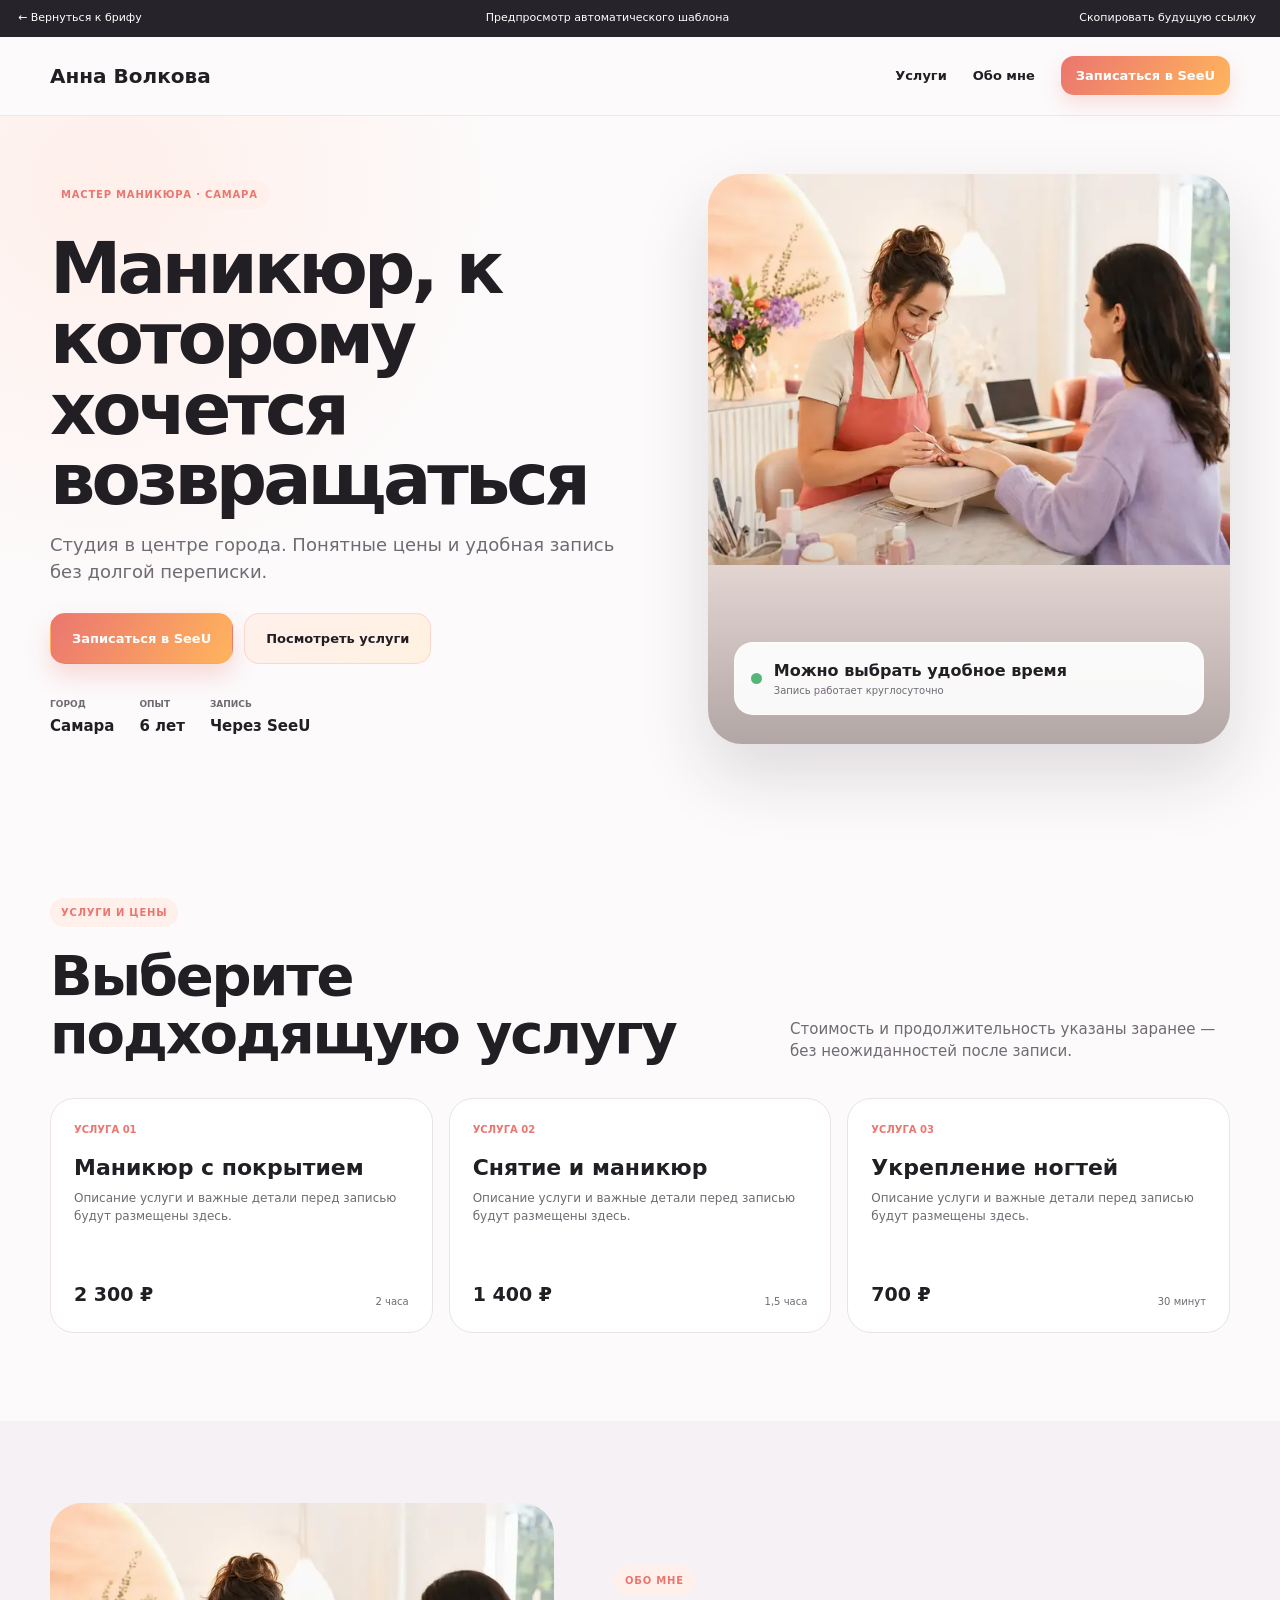
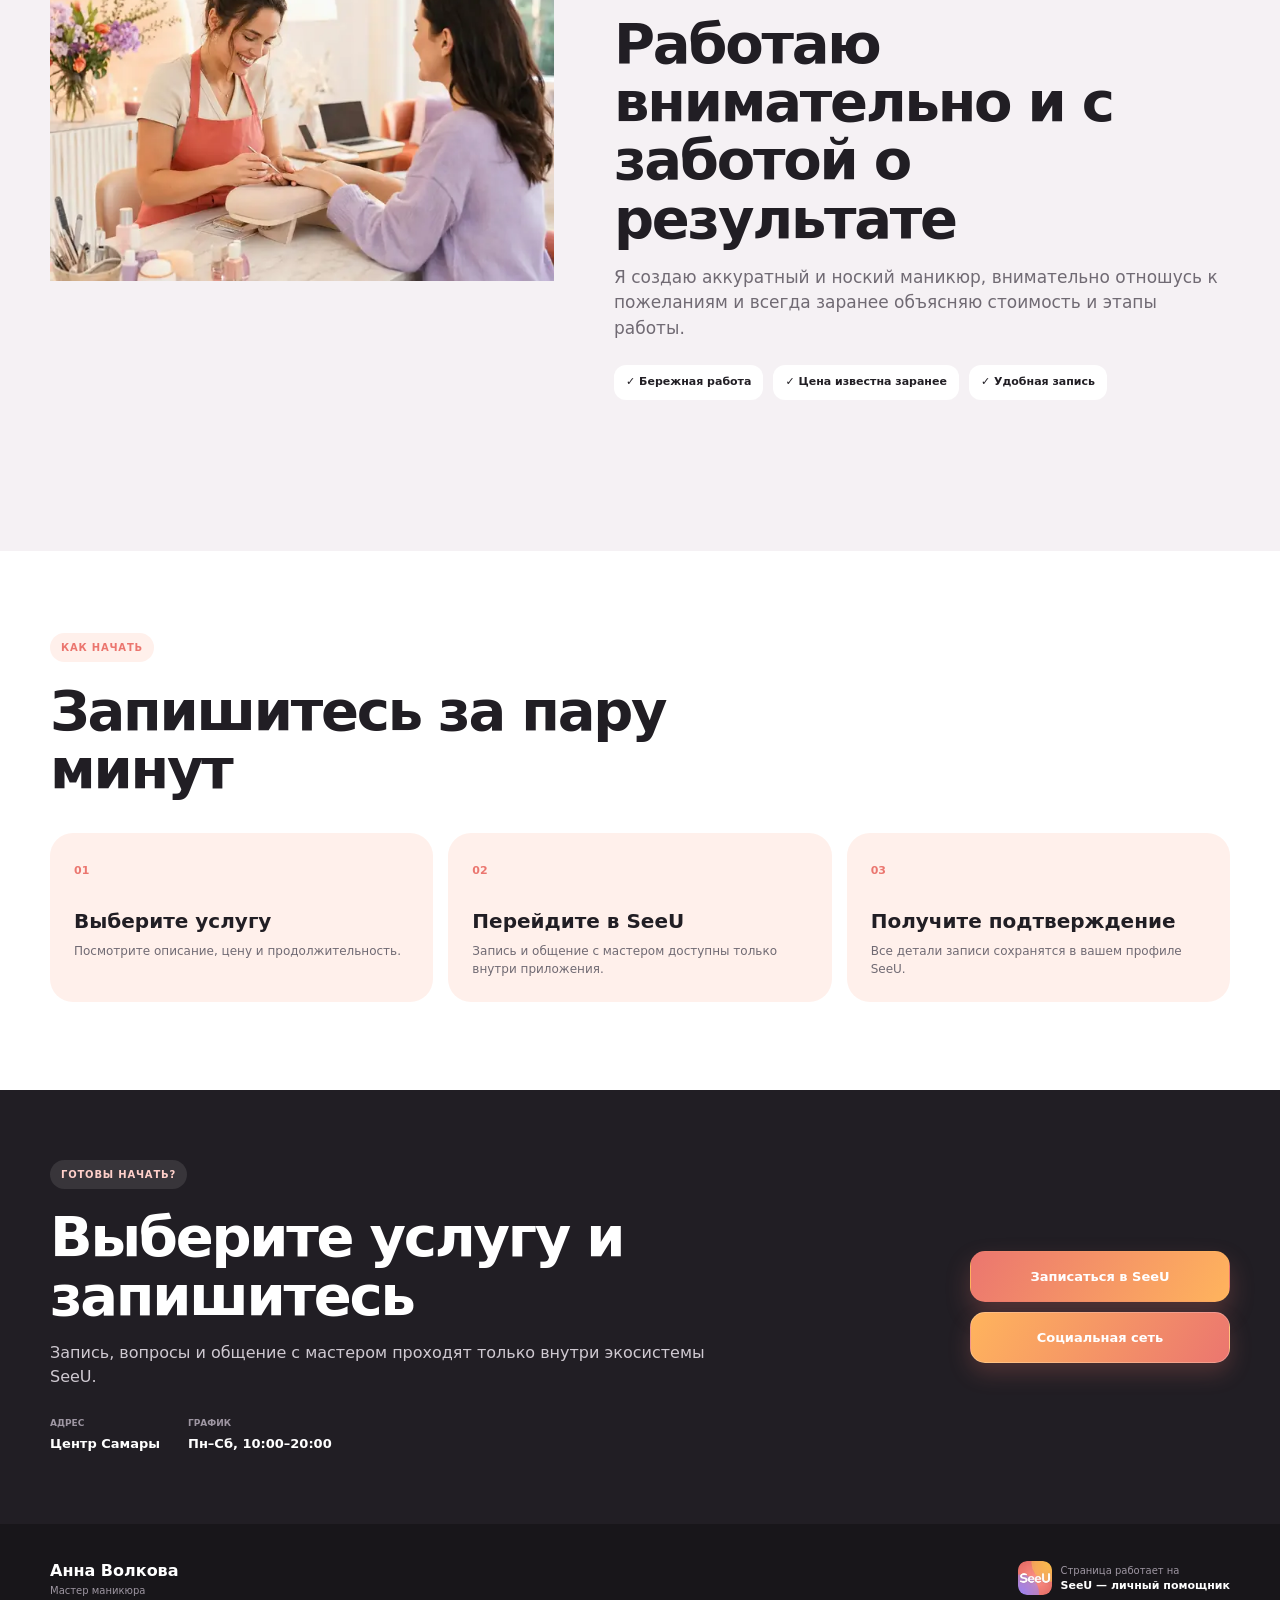
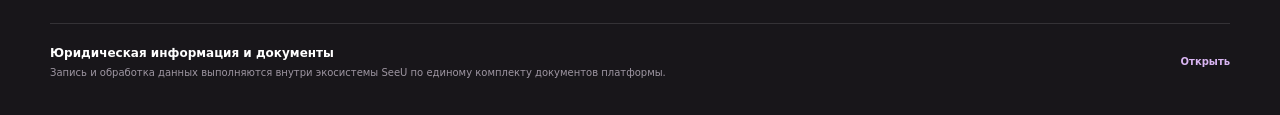
<file: generated-site.html>
<!DOCTYPE html>
<html lang="ru">
<head>
  <meta charset="utf-8">
  <meta name="viewport" content="width=device-width, initial-scale=1">
  <meta name="robots" content="noindex">
  <title>Персональная страница — SeeU</title>
  <link rel="stylesheet" href="profile-template.css?v=20260720-21">
</head>
<body data-theme="coral">
  <div class="preview-toolbar"><a href="create-site.html">← Вернуться к брифу</a><span>Предпросмотр автоматического шаблона</span><button type="button" data-copy-link>Скопировать будущую ссылку</button></div>
  <header class="profile-header"><div class="profile-container"><a class="profile-name" href="#top" data-name>Анна Волкова</a><nav><a href="#services" data-items-link>Услуги</a><a href="#portfolio" data-gallery-link hidden>Работы</a><a href="#about">Обо мне</a><a class="profile-contact-link" href="#contact">Записаться</a></nav></div></header>
  <main id="top">
    <section class="profile-hero"><div class="profile-container profile-hero__grid"><div class="profile-hero__copy"><p class="profile-label" data-role-label>МАСТЕР МАНИКЮРА · САМАРА</p><h1 data-headline>Маникюр, к которому хочется возвращаться</h1><p data-hero-text>Бережная работа, понятные цены и удобная запись без долгой переписки.</p><div class="profile-actions"><a class="profile-button" href="#contact" data-primary-cta>Записаться</a><a class="profile-button profile-button--light" href="#services" data-secondary-cta>Посмотреть услуги</a></div><div class="profile-facts"><span><small>Город</small><strong data-city>Самара</strong></span><span data-experience-wrap><small>Опыт</small><strong data-experience>6 лет</strong></span><span><small data-format-label>Запись</small><strong data-format>Онлайн</strong></span></div></div><div class="profile-hero__visual"><img data-photo src="assets/lifestyle-nail-master.webp" alt=""><div class="profile-photo-card"><i></i><span><strong data-photo-title>Можно выбрать удобное время</strong><small data-photo-note>Запись работает круглосуточно</small></span></div></div></div></section>
    <div class="profile-custom-slot" data-custom-slot="after-hero"></div>
    <section class="profile-section" id="services"><div class="profile-container"><div class="profile-heading"><div><p class="profile-label" data-items-label>УСЛУГИ И ЦЕНЫ</p><h2 data-items-title>Выберите подходящую услугу</h2></div><p data-items-lead>Стоимость и продолжительность указаны заранее — без неожиданностей после записи.</p></div><div class="profile-items" data-items></div></div></section>
    <div class="profile-custom-slot" data-custom-slot="after-catalog"></div>
    <section class="profile-section profile-gallery-section" id="portfolio" data-gallery-section hidden><div class="profile-container"><div class="profile-heading"><div><p class="profile-label">ПОРТФОЛИО</p><h2 data-gallery-title>Примеры работ</h2></div><p>Живые фотографии помогают заранее увидеть стиль и качество работы.</p></div><div class="profile-gallery" data-gallery></div></div></section>
    <div class="profile-custom-slot" data-custom-slot="before-about"></div>
    <section class="profile-section profile-section--soft" id="about"><div class="profile-container profile-about"><div class="profile-about__photo"><img data-about-photo src="assets/lifestyle-nail-master.webp" alt=""></div><div><p class="profile-label">ОБО МНЕ</p><h2 data-about-title>Работаю внимательно и с заботой о результате</h2><p data-about>Расскажите о своём опыте, подходе и о том, почему клиенты выбирают именно вас.</p><div class="profile-values" data-values><span>✓ Понятные условия</span><span>✓ Удобная связь</span><span>✓ Персональный подход</span></div></div></div></section>
    <div class="profile-custom-slot" data-custom-slot="after-about"></div>
    <section class="profile-section profile-reviews-section" data-reviews-section hidden><div class="profile-container"><div class="profile-heading"><div><p class="profile-label">ОТЗЫВЫ</p><h2>Что говорят клиенты</h2></div><p>Реальный опыт тех, кто уже воспользовался услугами или прошёл обучение.</p></div><div class="profile-reviews" data-reviews></div></div></section>
    <section class="profile-section profile-process"><div class="profile-container"><p class="profile-label">КАК НАЧАТЬ</p><div class="profile-heading"><h2 data-process-title>Запишитесь за пару минут</h2></div><div class="profile-steps"><article><b>01</b><strong data-step-one>Выберите услугу</strong><span data-step-one-note>Посмотрите описание, цену и продолжительность.</span></article><article><b>02</b><strong data-step-two>Оставьте контакты</strong><span data-step-two-note>Выберите время или отправьте короткую заявку.</span></article><article><b>03</b><strong data-step-three>Получите подтверждение</strong><span data-step-three-note>Все детали придут удобным способом.</span></article></div></div></section>
    <div class="profile-custom-slot" data-custom-slot="before-contact"></div>
    <section class="profile-final" id="contact"><div class="profile-container profile-final__inner"><div><p class="profile-label">ГОТОВЫ НАЧАТЬ?</p><h2 data-final-title>Выберите услугу и запишитесь</h2><p data-final-text>Если остались вопросы, напишите — отвечу и помогу выбрать подходящий вариант.</p><div class="profile-contact-facts" data-contact-facts><span data-address-wrap hidden><small>Адрес</small><strong data-address></strong></span><span data-schedule-wrap hidden><small>График</small><strong data-schedule></strong></span></div></div><div class="profile-final__actions"><a class="profile-button" data-contact-button href="#">Связаться</a><a class="profile-button profile-button--outline" data-social-button href="#" hidden>Социальная сеть</a><a class="profile-phone" data-phone href="tel:">+7 999 000-00-00</a><small data-payment-note hidden>Онлайн-оплата подключается. Сейчас можно оставить заявку.</small></div></div></section>
  </main>
  <div class="profile-custom-slot" data-custom-slot="before-legal"></div>
  <footer class="profile-footer"><div class="profile-container profile-footer__top"><span><strong data-footer-name>Анна Волкова</strong><small data-footer-profession>Мастер маникюра</small></span><a href="index.html"><img src="assets/seeu-logo.webp" alt="" width="34" height="34"><span><small>Страница работает на</small><strong>SeeU — личный помощник</strong></span></a></div><div class="profile-container profile-footer__legal-wrap"><details class="profile-footer__legal"><summary><span><strong>Юридическая информация и документы</strong><small data-legal-scope>Запись и обработка данных выполняются внутри экосистемы SeeU.</small></span><b>Открыть</b></summary><div class="profile-footer__legal-content"><div class="profile-legal__docs" data-legal-docs></div><div class="profile-legal__operator" data-legal-operator hidden><small data-legal-operator-label>Самостоятельный оператор</small><strong data-legal-name></strong><span data-legal-details></span></div><div class="profile-legal__refund" data-refund-rule hidden><strong>Правило возврата</strong><span>Клиент вправе отказаться от услуги в любое время. Возвращается оплаченная сумма за вычетом стоимости фактически оказанной части и документально подтверждённых расходов специалиста, связанных с исполнением конкретного договора. Само открытие материалов не отменяет возврат за неоказанную часть.</span><small>Обращения: специалисту по адресу, указанному в его реквизитах; вопросы платформы — info@see-u.app.</small></div><p class="profile-legal__prototype">Перед публикацией документы формируются по данным страницы и проходят юридическую проверку.</p></div></details></div></footer>
  <script src="profile-template.js?v=20260720-21"></script>
</body>
</html>
</file>
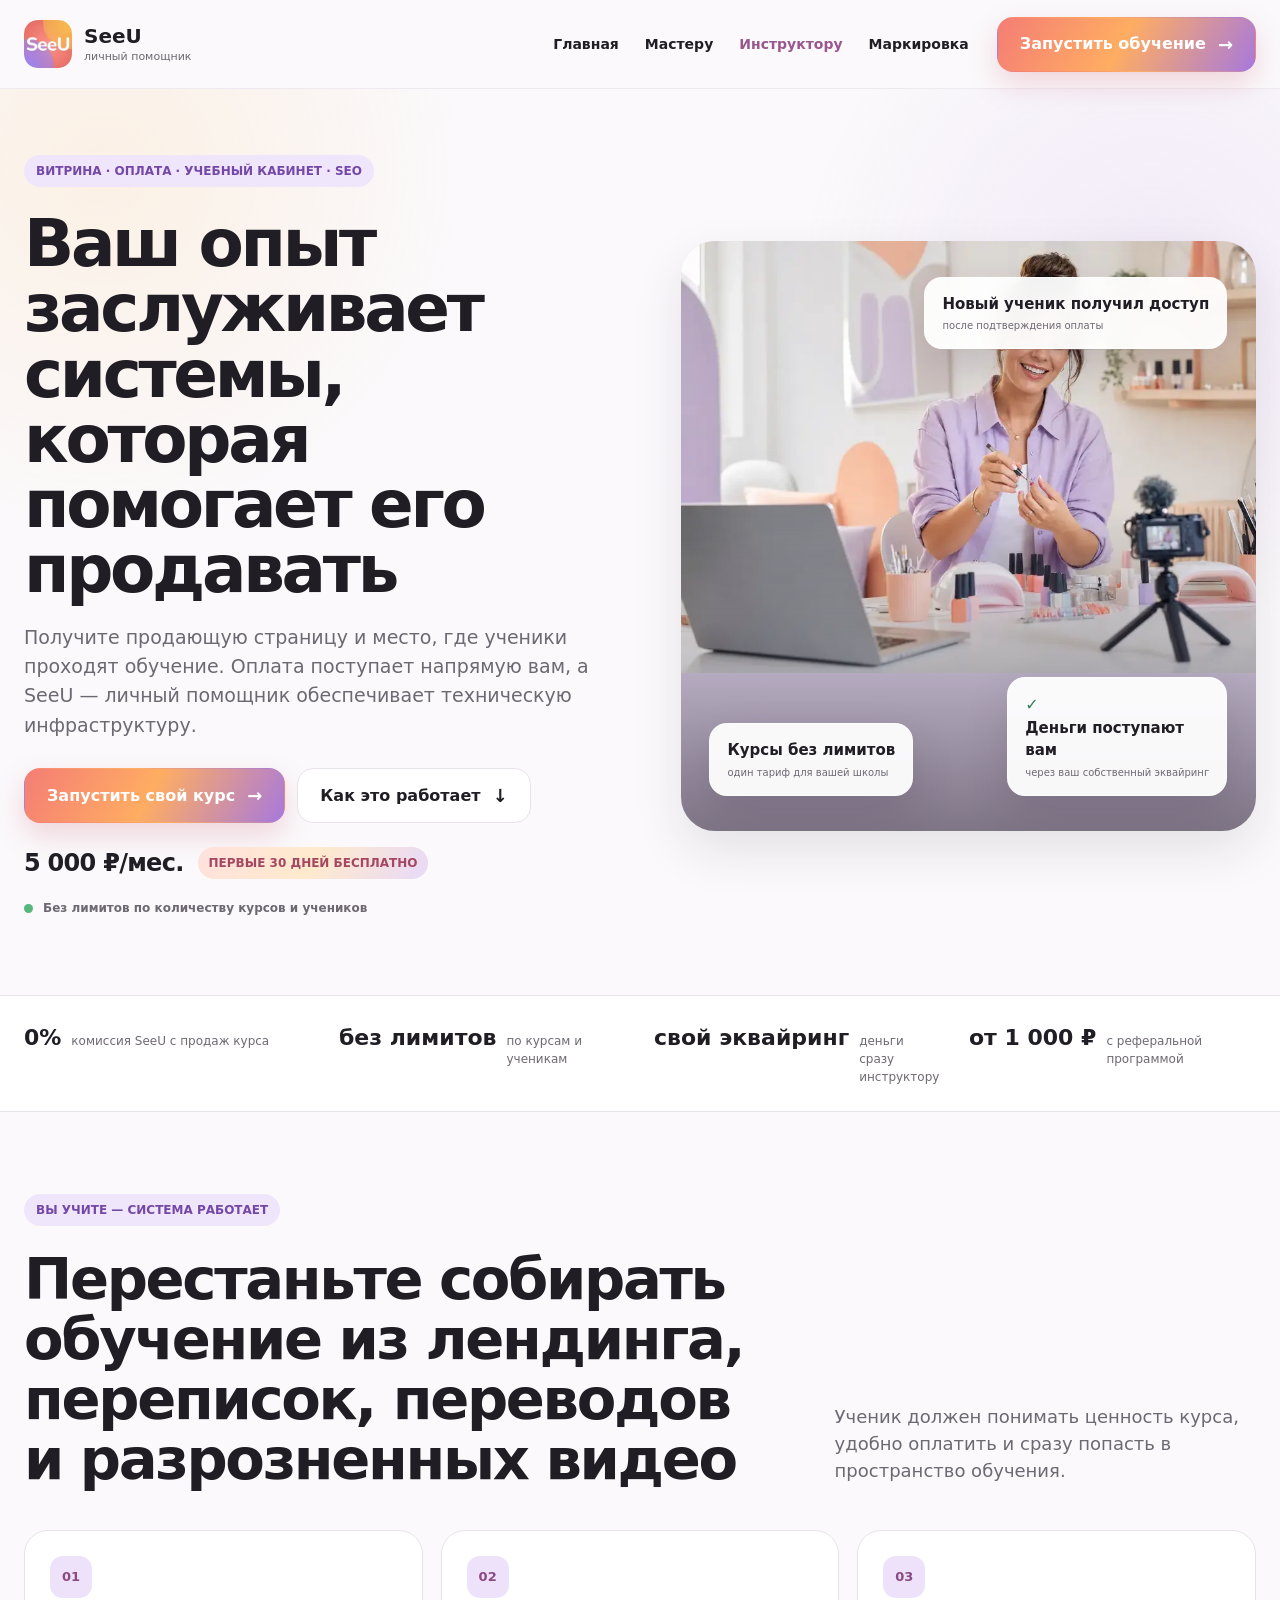
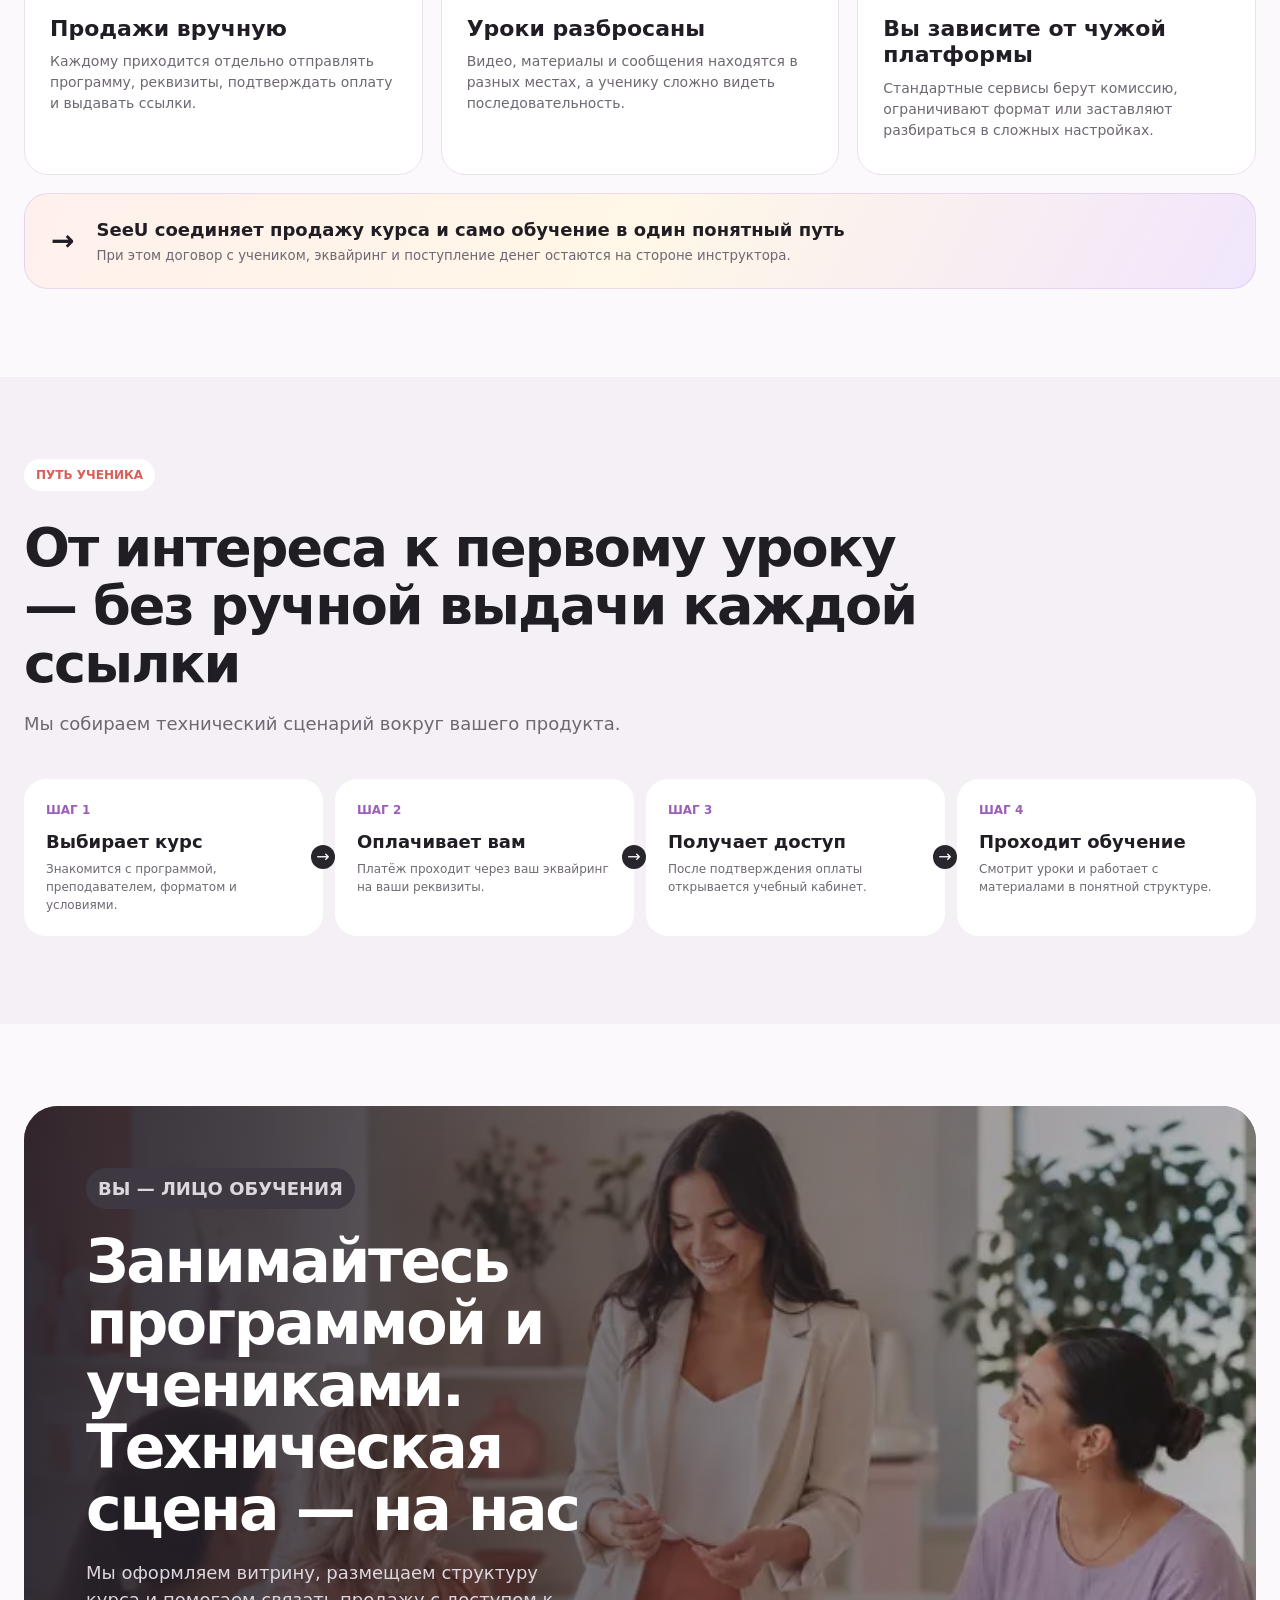
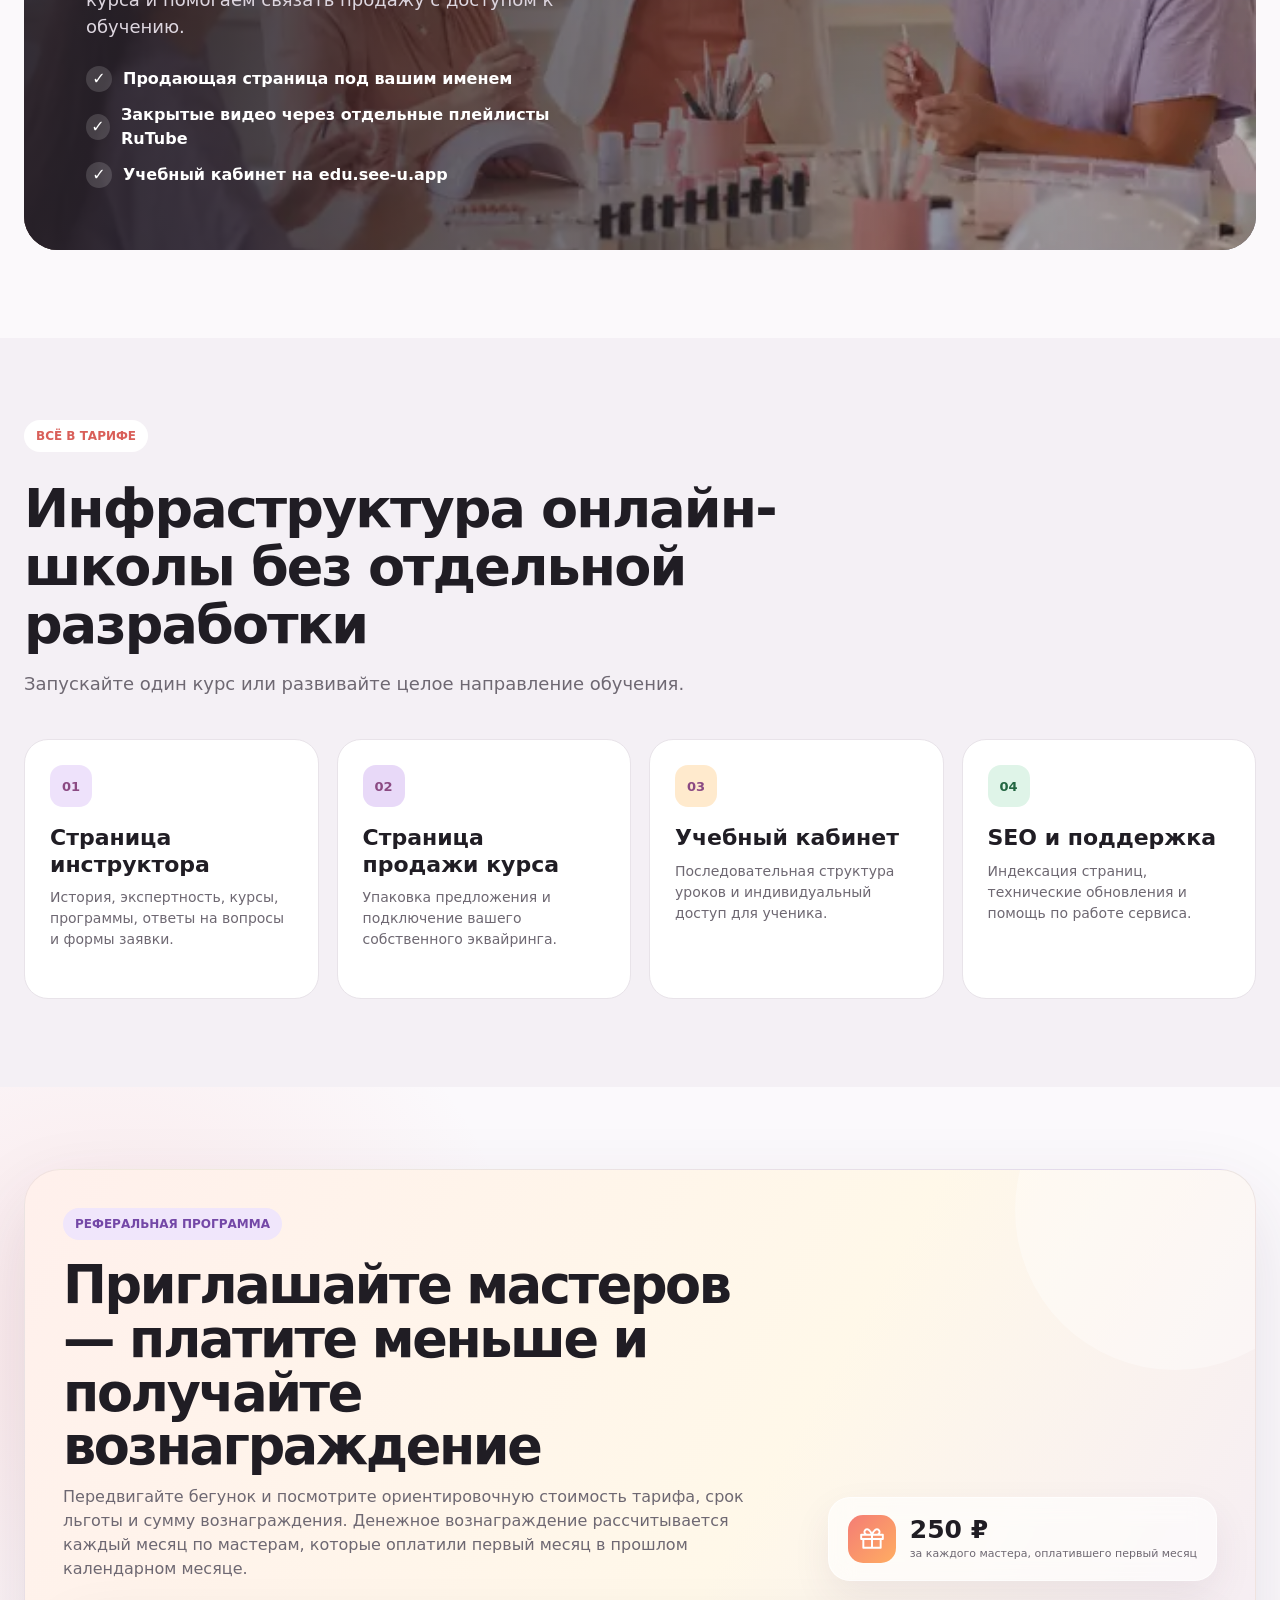
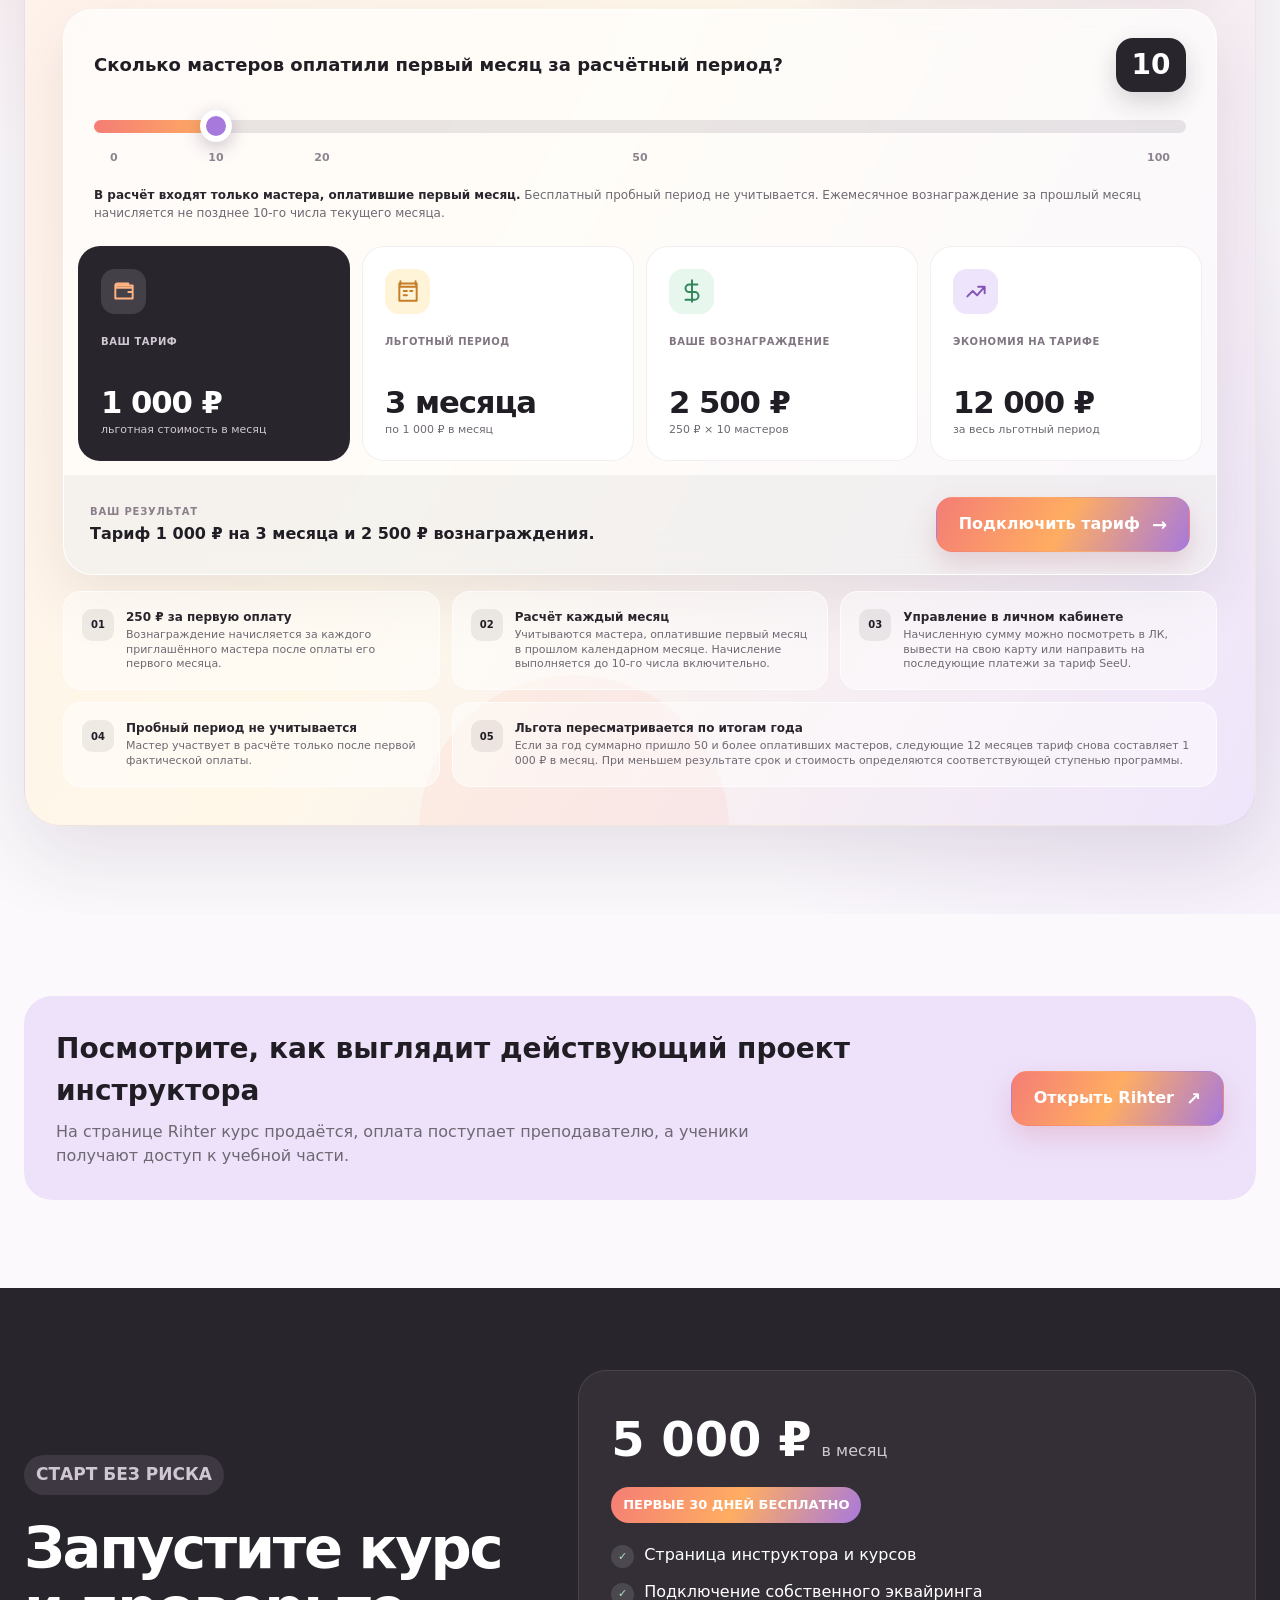
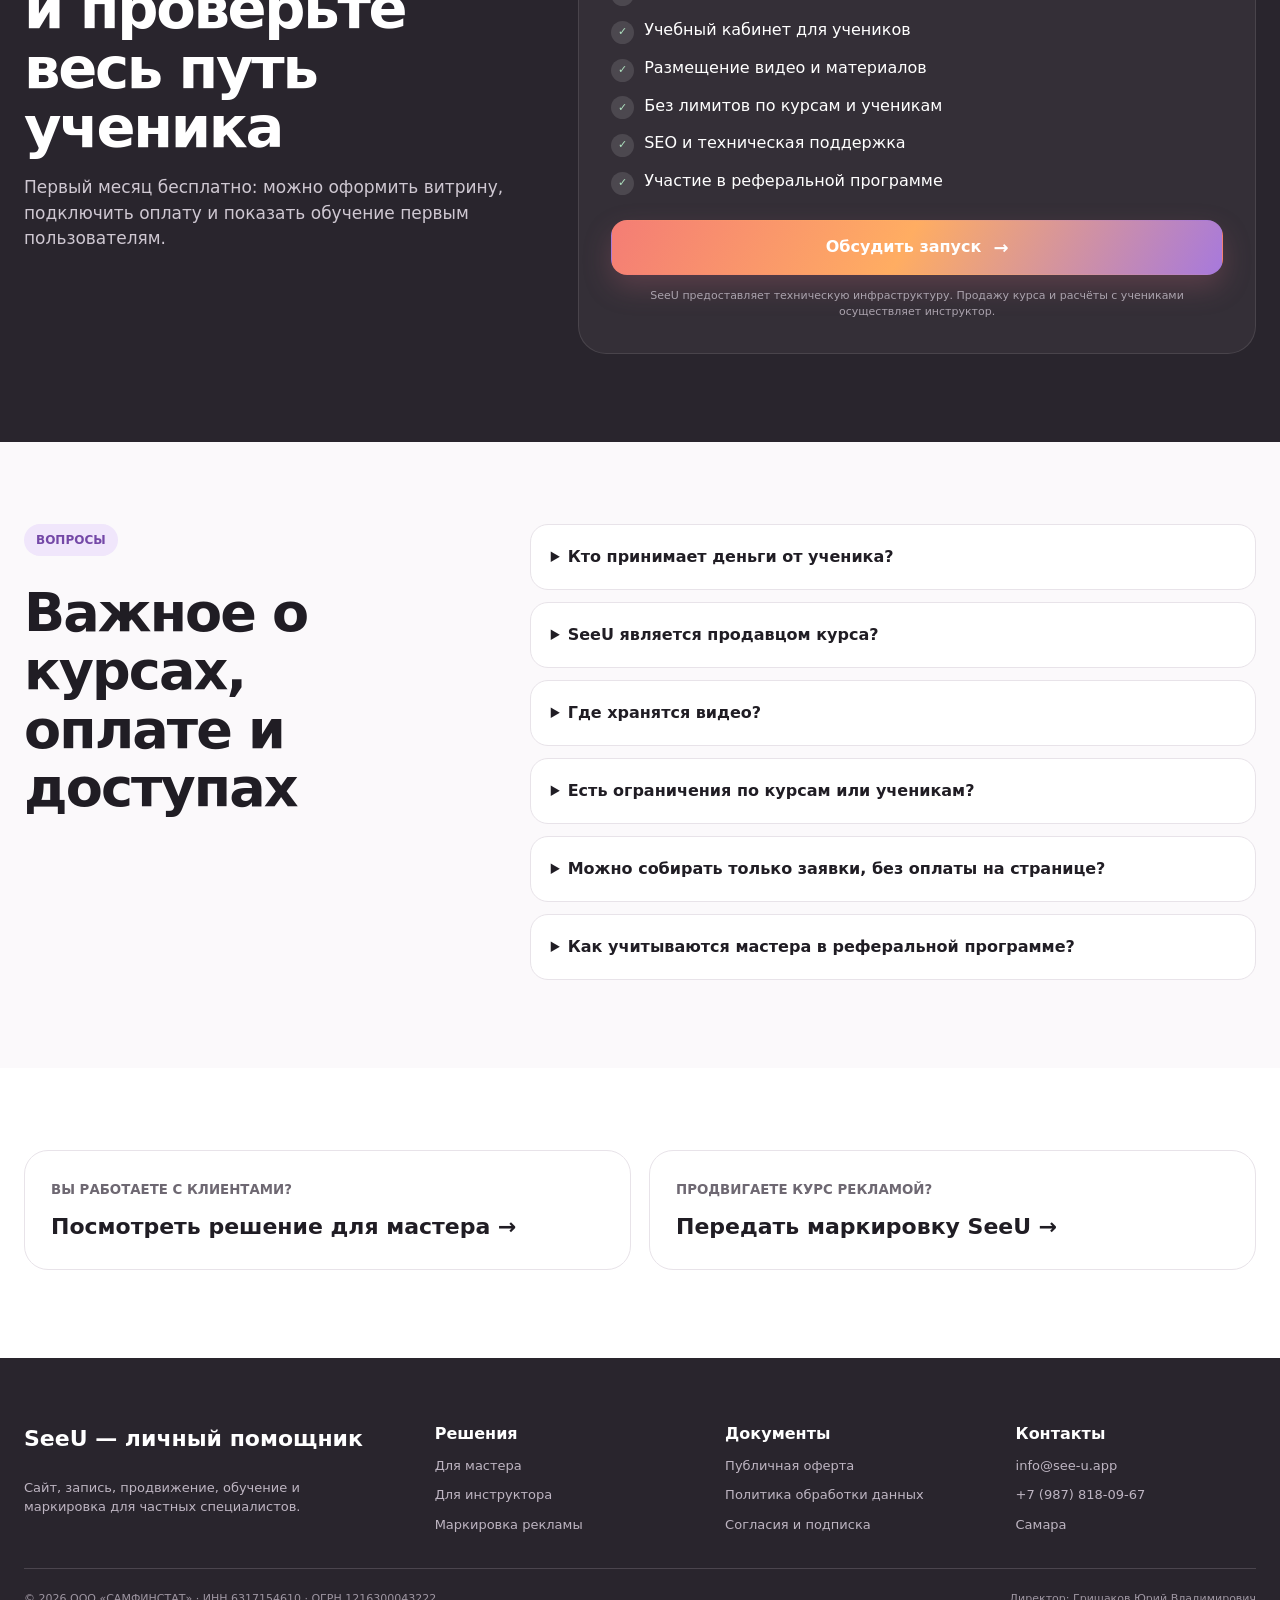
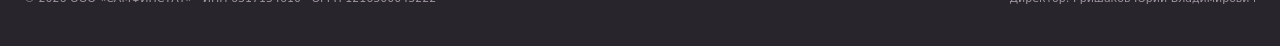
<file: instructor.html>
<!DOCTYPE html>
<html lang="ru">
<head>
  <meta charset="utf-8">
  <meta name="viewport" content="width=device-width, initial-scale=1">
  <meta name="description" content="Продающая страница, учебный кабинет и техническая инфраструктура для инструктора. Свой эквайринг, курсы без лимитов и реферальная программа SeeU.">
  <title>SeeU для инструктора — продажа и проведение курсов</title>
  <link rel="stylesheet" href="styles.css?v=20260720-9">
  <link rel="stylesheet" href="app.css?v=20260720-5">
  <link rel="stylesheet" href="pages.css?v=20260720-6">
</head>
<body class="product-page product-instructor">
  <header class="site-header">
    <div class="container header-inner">
      <a class="brand" href="index.html" aria-label="SeeU — личный помощник"><img src="assets/seeu-logo.webp" alt="" width="48" height="48"><span><strong>SeeU</strong><small>личный помощник</small></span></a>
      <button class="menu-toggle" type="button" aria-expanded="false" aria-controls="main-nav">Меню</button>
      <nav id="main-nav" class="main-nav" aria-label="Главное меню"><a href="index.html">Главная</a><a href="master.html">Мастеру</a><a href="instructor.html" aria-current="page">Инструктору</a><a href="marking.html">Маркировка</a></nav>
      <button class="button button-dark header-cta" type="button" data-open-brief>Запустить обучение <span>→</span></button>
    </div>
  </header>

  <main>
    <section class="sales-hero">
      <div class="container sales-hero-grid">
        <div class="sales-copy">
          <p class="eyebrow eyebrow-lilac">ВИТРИНА · ОПЛАТА · УЧЕБНЫЙ КАБИНЕТ · SEO</p>
          <h1>Ваш опыт заслуживает системы, которая помогает его продавать</h1>
          <p class="lead">Получите продающую страницу и место, где ученики проходят обучение. Оплата поступает напрямую вам, а SeeU — личный помощник обеспечивает техническую инфраструктуру.</p>
          <div class="button-row"><button class="button button-dark" type="button" data-open-brief>Запустить свой курс <span>→</span></button><a class="button button-light" href="#how">Как это работает <span>↓</span></a></div>
          <div class="sales-price-line"><strong>5 000 ₽/мес.</strong><span>ПЕРВЫЕ 30 ДНЕЙ БЕСПЛАТНО</span></div>
          <p class="trial-note"><i></i><span>Без лимитов по количеству курсов и учеников</span></p>
        </div>

        <div class="sales-visual" role="img" aria-label="Инструктор записывает онлайн-урок для учеников">
          <img src="assets/hero-instructor-course.webp" alt="Инструктор записывает урок по маникюру">
          <div class="sales-float sales-float-one"><strong>Новый ученик получил доступ</strong><small>после подтверждения оплаты</small></div>
          <div class="sales-float sales-float-two"><b>✓</b><strong>Деньги поступают вам</strong><small>через ваш собственный эквайринг</small></div>
          <div class="sales-float sales-float-three"><strong>Курсы без лимитов</strong><small>один тариф для вашей школы</small></div>
        </div>
      </div>
    </section>

    <section class="micro-proof" aria-label="Преимущества тарифа для инструктора">
      <div class="container micro-proof-grid"><p><strong>0%</strong><span>комиссия SeeU с продаж курса</span></p><p><strong>без лимитов</strong><span>по курсам и ученикам</span></p><p><strong>свой эквайринг</strong><span>деньги сразу инструктору</span></p><p><strong>от 1 000 ₽</strong><span>с реферальной программой</span></p></div>
    </section>

    <section class="section">
      <div class="container">
        <div class="plain-heading"><div><p class="eyebrow eyebrow-lilac">ВЫ УЧИТЕ — СИСТЕМА РАБОТАЕТ</p><h2>Перестаньте собирать обучение из лендинга, переписок, переводов и разрозненных видео</h2></div><p>Ученик должен понимать ценность курса, удобно оплатить и сразу попасть в пространство обучения.</p></div>
        <div class="pain-grid">
          <article class="pain-card"><b>01</b><h3>Продажи вручную</h3><p>Каждому приходится отдельно отправлять программу, реквизиты, подтверждать оплату и выдавать ссылки.</p></article>
          <article class="pain-card"><b>02</b><h3>Уроки разбросаны</h3><p>Видео, материалы и сообщения находятся в разных местах, а ученику сложно видеть последовательность.</p></article>
          <article class="pain-card"><b>03</b><h3>Вы зависите от чужой платформы</h3><p>Стандартные сервисы берут комиссию, ограничивают формат или заставляют разбираться в сложных настройках.</p></article>
        </div>
        <div class="result-callout"><b>→</b><span><strong>SeeU соединяет продажу курса и само обучение в один понятный путь</strong><small>При этом договор с учеником, эквайринг и поступление денег остаются на стороне инструктора.</small></span></div>
      </div>
    </section>

    <section class="section feature-section" id="how">
      <div class="container">
        <p class="eyebrow eyebrow-white">ПУТЬ УЧЕНИКА</p>
        <div class="section-heading"><h2>От интереса к первому уроку — без ручной выдачи каждой ссылки</h2><p>Мы собираем технический сценарий вокруг вашего продукта.</p></div>
        <div class="student-flow">
          <article><b>ШАГ 1</b><strong>Выбирает курс</strong><span>Знакомится с программой, преподавателем, форматом и условиями.</span></article>
          <article><b>ШАГ 2</b><strong>Оплачивает вам</strong><span>Платёж проходит через ваш эквайринг на ваши реквизиты.</span></article>
          <article><b>ШАГ 3</b><strong>Получает доступ</strong><span>После подтверждения оплаты открывается учебный кабинет.</span></article>
          <article><b>ШАГ 4</b><strong>Проходит обучение</strong><span>Смотрит уроки и работает с материалами в понятной структуре.</span></article>
        </div>
      </div>
    </section>

    <section class="section">
      <div class="container">
        <div class="work-scene">
          <img src="assets/lifestyle-instructor.webp" alt="Инструктор занимается с группой мастеров" loading="lazy">
          <div class="work-scene-content"><p class="eyebrow eyebrow-dark">ВЫ — ЛИЦО ОБУЧЕНИЯ</p><h2>Занимайтесь программой и учениками. Техническая сцена — на нас</h2><p>Мы оформляем витрину, размещаем структуру курса и помогаем связать продажу с доступом к обучению.</p><div class="work-checks"><span><i>✓</i> Продающая страница под вашим именем</span><span><i>✓</i> Закрытые видео через отдельные плейлисты RuTube</span><span><i>✓</i> Учебный кабинет на edu.see-u.app</span></div></div>
        </div>
      </div>
    </section>

    <section class="section section-soft">
      <div class="container">
        <p class="eyebrow eyebrow-white">ВСЁ В ТАРИФЕ</p>
        <div class="section-heading"><h2>Инфраструктура онлайн-школы без отдельной разработки</h2><p>Запускайте один курс или развивайте целое направление обучения.</p></div>
        <div class="benefit-grid four">
          <article class="benefit-card"><b>01</b><h3>Страница инструктора</h3><p>История, экспертность, курсы, программы, ответы на вопросы и формы заявки.</p></article>
          <article class="benefit-card"><b>02</b><h3>Страница продажи курса</h3><p>Упаковка предложения и подключение вашего собственного эквайринга.</p></article>
          <article class="benefit-card"><b>03</b><h3>Учебный кабинет</h3><p>Последовательная структура уроков и индивидуальный доступ для ученика.</p></article>
          <article class="benefit-card"><b>04</b><h3>SEO и поддержка</h3><p>Индексация страниц, технические обновления и помощь по работе сервиса.</p></article>
        </div>
      </div>
    </section>

    <section class="section referral-calculator-section" aria-labelledby="referral-title">
      <div class="container">
        <div class="referral-calculator">
          <div class="referral-calculator__intro">
            <div>
              <p class="eyebrow eyebrow-lilac">РЕФЕРАЛЬНАЯ ПРОГРАММА</p>
              <h2 id="referral-title">Приглашайте мастеров — платите меньше и получайте вознаграждение</h2>
              <p>Передвигайте бегунок и посмотрите ориентировочную стоимость тарифа, срок льготы и сумму вознаграждения. Денежное вознаграждение рассчитывается каждый месяц по мастерам, которые оплатили первый месяц в прошлом календарном месяце.</p>
            </div>
            <div class="referral-highlight" aria-label="Вознаграждение за каждого оплатившего мастера">
              <svg viewBox="0 0 24 24" aria-hidden="true"><path d="M20 12v8H4v-8M2 8h20v4H2zM12 8v12M12 8H7.5a2.5 2.5 0 1 1 2.1-3.86C10.8 5.06 12 8 12 8Zm0 0h4.5a2.5 2.5 0 1 0-2.1-3.86C13.2 5.06 12 8 12 8Z"/></svg>
              <span><strong>250 ₽</strong><small>за каждого мастера, оплатившего первый месяц</small></span>
            </div>
          </div>

          <div class="referral-calculator__body">
            <div class="referral-slider-card">
              <div class="referral-slider-head">
                <span>Сколько мастеров оплатили первый месяц за расчётный период?</span>
                <output id="referral-count" for="referral-range" aria-live="polite">10</output>
              </div>
              <input class="referral-range" id="referral-range" type="range" min="0" max="100" value="10" step="1" aria-label="Количество приглашённых мастеров, оплативших первый месяц">
              <div class="referral-range-labels" aria-hidden="true"><span>0</span><span>10</span><span>20</span><span>50</span><span>100</span></div>
              <p><strong>В расчёт входят только мастера, оплатившие первый месяц.</strong> Бесплатный пробный период не учитывается. Ежемесячное вознаграждение за прошлый месяц начисляется не позднее 10-го числа текущего месяца.</p>
            </div>

            <div class="referral-results" aria-live="polite">
              <article class="referral-result referral-result--tariff">
                <span class="referral-result__icon"><svg viewBox="0 0 24 24" aria-hidden="true"><path d="M4 7h16v12H4zM16 7V5H6a2 2 0 0 0 0 4h14M16 13h4M17 13h.01"/></svg></span>
                <small>ВАШ ТАРИФ</small>
                <strong id="referral-tariff">1 000 ₽</strong>
                <span id="referral-tariff-note">льготная стоимость в месяц</span>
              </article>
              <article class="referral-result referral-result--period">
                <span class="referral-result__icon"><svg viewBox="0 0 24 24" aria-hidden="true"><path d="M5 3v3M19 3v3M4 8h16M4 5h16v16H4zM8 12h3M8 16h3M14 12h2"/></svg></span>
                <small>ЛЬГОТНЫЙ ПЕРИОД</small>
                <strong id="referral-months">3 месяца</strong>
                <span id="referral-months-note">по 1 000 ₽ в месяц</span>
              </article>
              <article class="referral-result referral-result--reward">
                <span class="referral-result__icon"><svg viewBox="0 0 24 24" aria-hidden="true"><path d="M12 2v20M17 6H9.5a3.5 3.5 0 0 0 0 7h5a3.5 3.5 0 0 1 0 7H6"/></svg></span>
                <small>ВАШЕ ВОЗНАГРАЖДЕНИЕ</small>
                <strong id="referral-reward">5 000 ₽</strong>
                <span id="referral-reward-note">250 ₽ × 10 мастеров</span>
              </article>
              <article class="referral-result referral-result--saving">
                <span class="referral-result__icon"><svg viewBox="0 0 24 24" aria-hidden="true"><path d="m4 17 5-5 4 4 7-8M14 8h6v6"/></svg></span>
                <small>ЭКОНОМИЯ НА ТАРИФЕ</small>
                <strong id="referral-savings">12 000 ₽</strong>
                <span>за весь льготный период</span>
              </article>
            </div>

            <div class="referral-calculator__footer">
              <p><span>Ваш результат</span><strong id="referral-summary">Тариф 1 000 ₽ на 3 месяца и 2 500 ₽ вознаграждения.</strong></p>
              <a class="button button-dark referral-cta" href="#instructor-tariff">Подключить тариф <span>→</span></a>
            </div>
          </div>

          <div class="referral-rules referral-rules--extended" aria-label="Порядок расчёта и использования реферального вознаграждения">
            <p><b>01</b><span><strong>250 ₽ за первую оплату</strong>Вознаграждение начисляется за каждого приглашённого мастера после оплаты его первого месяца.</span></p>
            <p><b>02</b><span><strong>Расчёт каждый месяц</strong>Учитываются мастера, оплатившие первый месяц в прошлом календарном месяце. Начисление выполняется до 10-го числа включительно.</span></p>
            <p><b>03</b><span><strong>Управление в личном кабинете</strong>Начисленную сумму можно посмотреть в ЛК, вывести на свою карту или направить на последующие платежи за тариф SeeU.</span></p>
            <p><b>04</b><span><strong>Пробный период не учитывается</strong>Мастер участвует в расчёте только после первой фактической оплаты.</span></p>
            <p><b>05</b><span><strong>Льгота пересматривается по итогам года</strong>Если за год суммарно пришло 50 и более оплативших мастеров, следующие 12 месяцев тариф снова составляет 1 000 ₽ в месяц. При меньшем результате срок и стоимость определяются соответствующей ступенью программы.</span></p>
          </div>
        </div>
      </div>
    </section>

    <section class="section">
      <div class="container"><div class="example-banner"><div><h3>Посмотрите, как выглядит действующий проект инструктора</h3><p>На странице Rihter курс продаётся, оплата поступает преподавателю, а ученики получают доступ к учебной части.</p></div><a class="button button-dark" href="https://see-u.app/rihter" target="_blank" rel="noopener">Открыть Rihter <span>↗</span></a></div></div>
    </section>

    <section class="section offer-section" id="instructor-tariff">
      <div class="container offer-layout">
        <div class="offer-copy"><p class="eyebrow eyebrow-dark">СТАРТ БЕЗ РИСКА</p><h2>Запустите курс и проверьте весь путь ученика</h2><p>Первый месяц бесплатно: можно оформить витрину, подключить оплату и показать обучение первым пользователям.</p></div>
        <article class="offer-card"><p class="price"><strong>5 000 ₽</strong><span>в месяц</span></p><em class="offer-free">ПЕРВЫЕ 30 ДНЕЙ БЕСПЛАТНО</em><ul class="offer-list"><li>Страница инструктора и курсов</li><li>Подключение собственного эквайринга</li><li>Учебный кабинет для учеников</li><li>Размещение видео и материалов</li><li>Без лимитов по курсам и ученикам</li><li>SEO и техническая поддержка</li><li>Участие в реферальной программе</li></ul><button class="button button-dark" type="button" data-open-brief>Обсудить запуск <span>→</span></button><p class="offer-note">SeeU предоставляет техническую инфраструктуру. Продажу курса и расчёты с учениками осуществляет инструктор.</p></article>
      </div>
    </section>

    <section class="section">
      <div class="container sales-faq">
        <div><p class="eyebrow eyebrow-lilac">ВОПРОСЫ</p><div class="section-heading"><h2>Важное о курсах, оплате и доступах</h2></div></div>
        <div class="faq-list">
          <details><summary>Кто принимает деньги от ученика?</summary><p>Сам инструктор. Мы подключаем его эквайринг, поэтому деньги поступают напрямую на его реквизиты.</p></details>
          <details><summary>SeeU является продавцом курса?</summary><p>Нет. SeeU предоставляет техническую инфраструктуру. Договор на обучение заключается между инструктором и учеником.</p></details>
          <details><summary>Где хранятся видео?</summary><p>Видео размещаются в закрытых плейлистах нашего RuTube-канала и подключаются к структуре курса.</p></details>
          <details><summary>Есть ограничения по курсам или ученикам?</summary><p>Нет, в тарифе нет лимита по их количеству.</p></details>
          <details><summary>Можно собирать только заявки, без оплаты на странице?</summary><p>Да. Инструктор может формировать группы и собирать заявки, а оплату принимать удобным ему способом отдельно.</p></details>
          <details><summary>Как учитываются мастера в реферальной программе?</summary><p>Только после первого фактического платежа. Пользователь на бесплатном периоде в расчёт не входит.</p></details>
        </div>
      </div>
    </section>

    <section class="section cross-links"><div class="container cross-links-grid"><a class="cross-link" href="master.html"><small>ВЫ РАБОТАЕТЕ С КЛИЕНТАМИ?</small><strong>Посмотреть решение для мастера →</strong></a><a class="cross-link" href="marking.html"><small>ПРОДВИГАЕТЕ КУРС РЕКЛАМОЙ?</small><strong>Передать маркировку SeeU →</strong></a></div></section>
  </main>

  <footer class="site-footer">
    <div class="container footer-grid"><div class="footer-brand"><strong>SeeU — личный помощник</strong><p>Сайт, запись, продвижение, обучение и маркировка для частных специалистов.</p></div><div><strong>Решения</strong><a href="master.html">Для мастера</a><a href="instructor.html">Для инструктора</a><a href="marking.html">Маркировка рекламы</a></div><div><strong>Документы</strong><a href="#" aria-disabled="true">Публичная оферта</a><a href="#" aria-disabled="true">Политика обработки данных</a><a href="#" aria-disabled="true">Согласия и подписка</a></div><div><strong>Контакты</strong><a href="mailto:info@see-u.app">info@see-u.app</a><a href="tel:+79878180967">+7&nbsp;(987)&nbsp;818&#8209;09&#8209;67</a><span>Самара</span></div></div>
    <div class="container legal-line"><span>© 2026 ООО «САМФИНСТАТ» · ИНН 6317154610 · ОГРН 1216300043222</span><span>Директор: Гришаков Юрий Владимирович</span></div>
  </footer>

  <dialog class="brief-dialog" id="brief-dialog"><form method="dialog" class="dialog-card"><button class="dialog-close" type="submit" value="close" aria-label="Закрыть">×</button><p class="eyebrow eyebrow-lilac">ПЕРВЫЙ ШАГ</p><h2>Расскажите о своём обучении</h2><p>Выберите самостоятельное заполнение или передайте создание нашей команде.</p><div class="dialog-options"><a href="create-site.html?role=instructor"><strong>Заполнить самостоятельно</strong><span>Выбрать вариант с онлайн-оплатой или без неё</span></a><a href="create-site.html?mode=manager&role=instructor"><strong>Передать создание нам</strong><span>Оставить контакты и источники для менеджера</span></a></div><div class="legal-preview"><label><input type="checkbox"> <span>Даю отдельное согласие на обработку персональных данных</span></label><label><input type="checkbox"> <span>Хочу получать новости и специальные предложения <small>(необязательно)</small></span></label></div></form></dialog>
  
  
  
  
  
  
  
  
  <script src="script.js?v=20260720-5"></script>
</body>
</html>
</file>
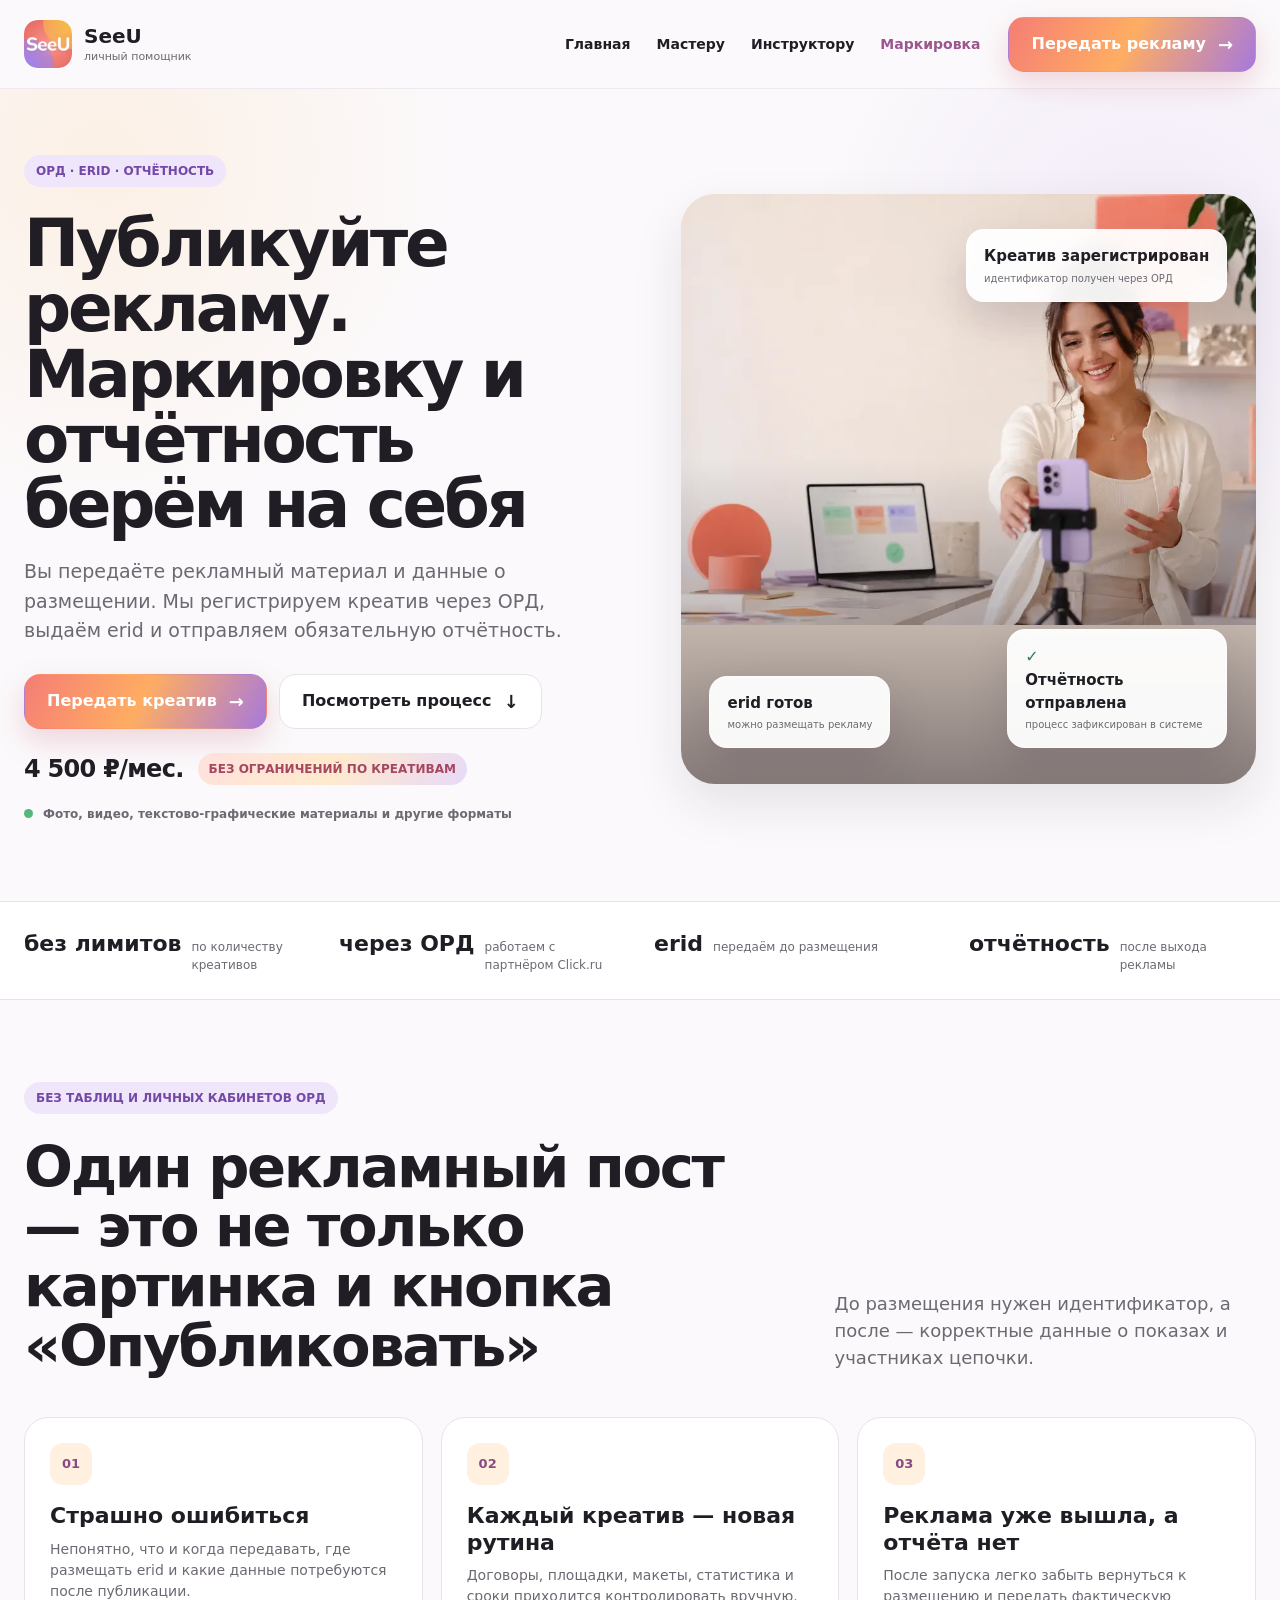
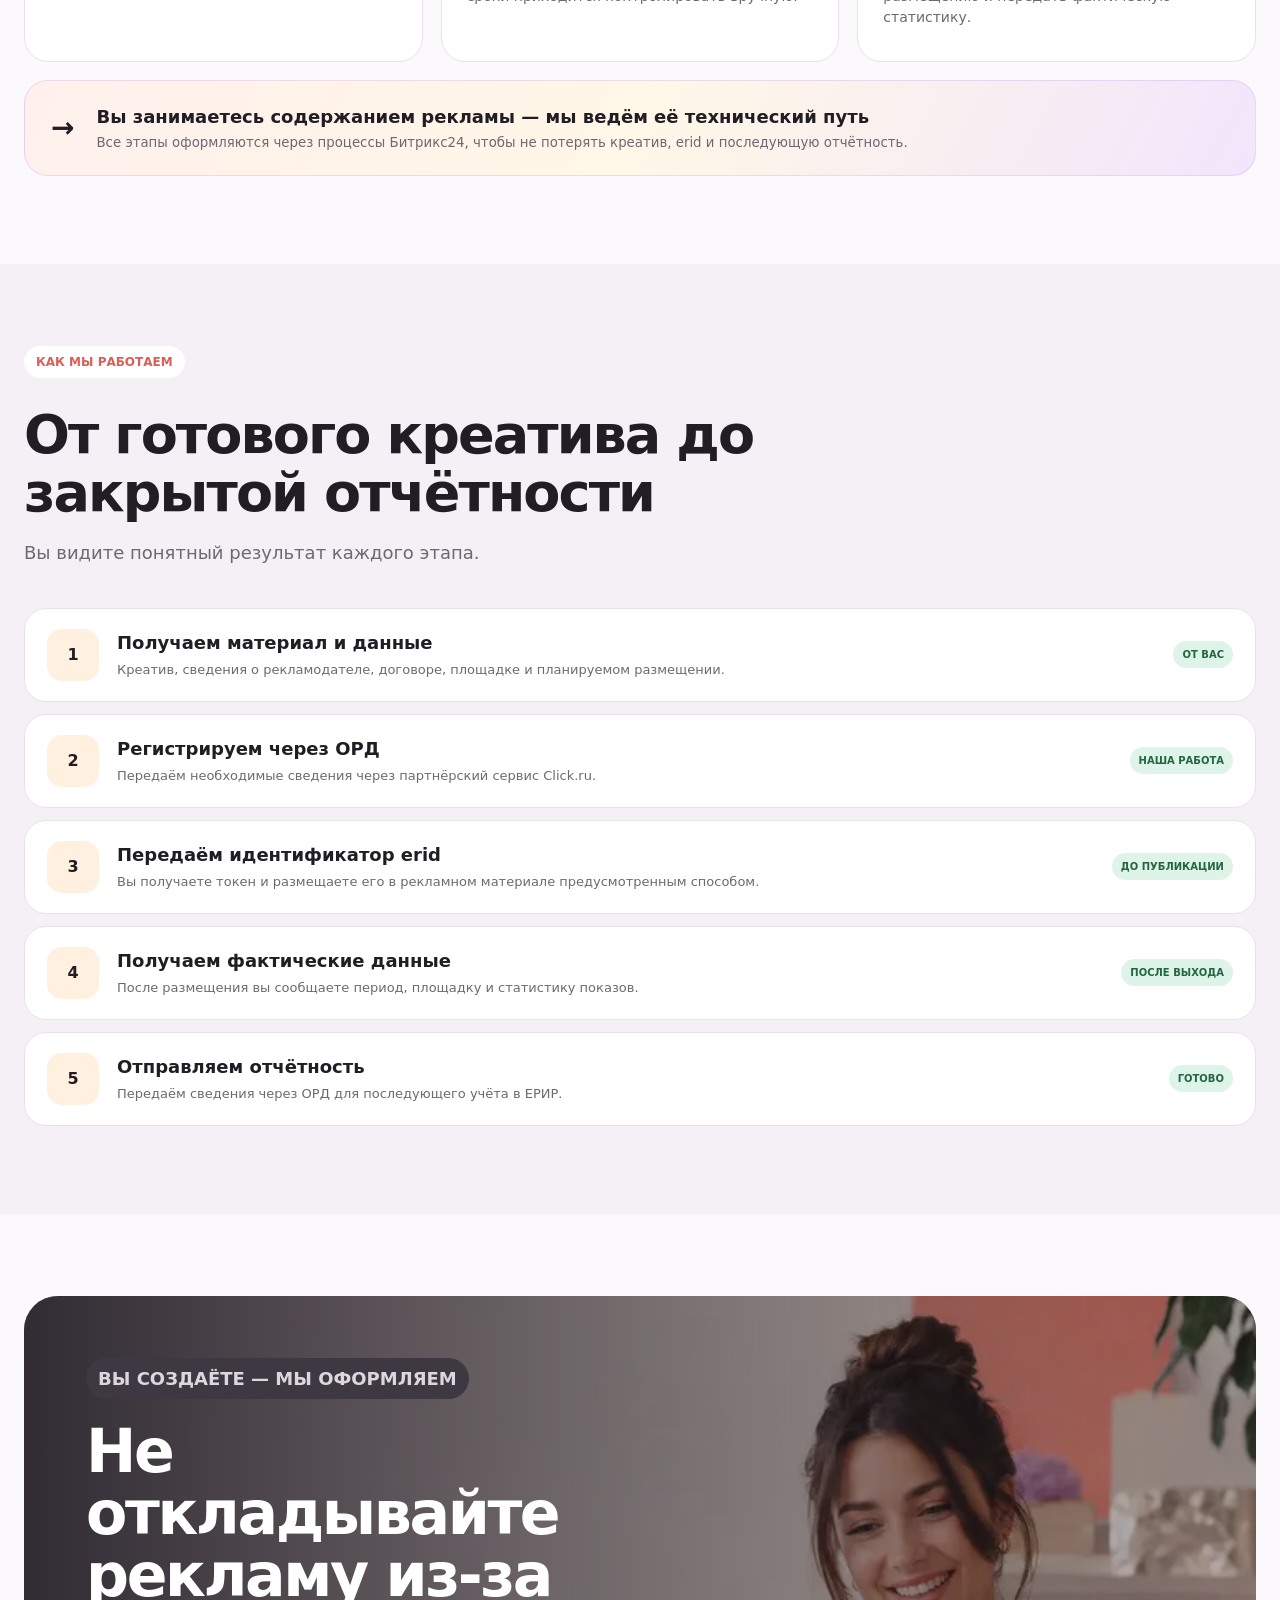
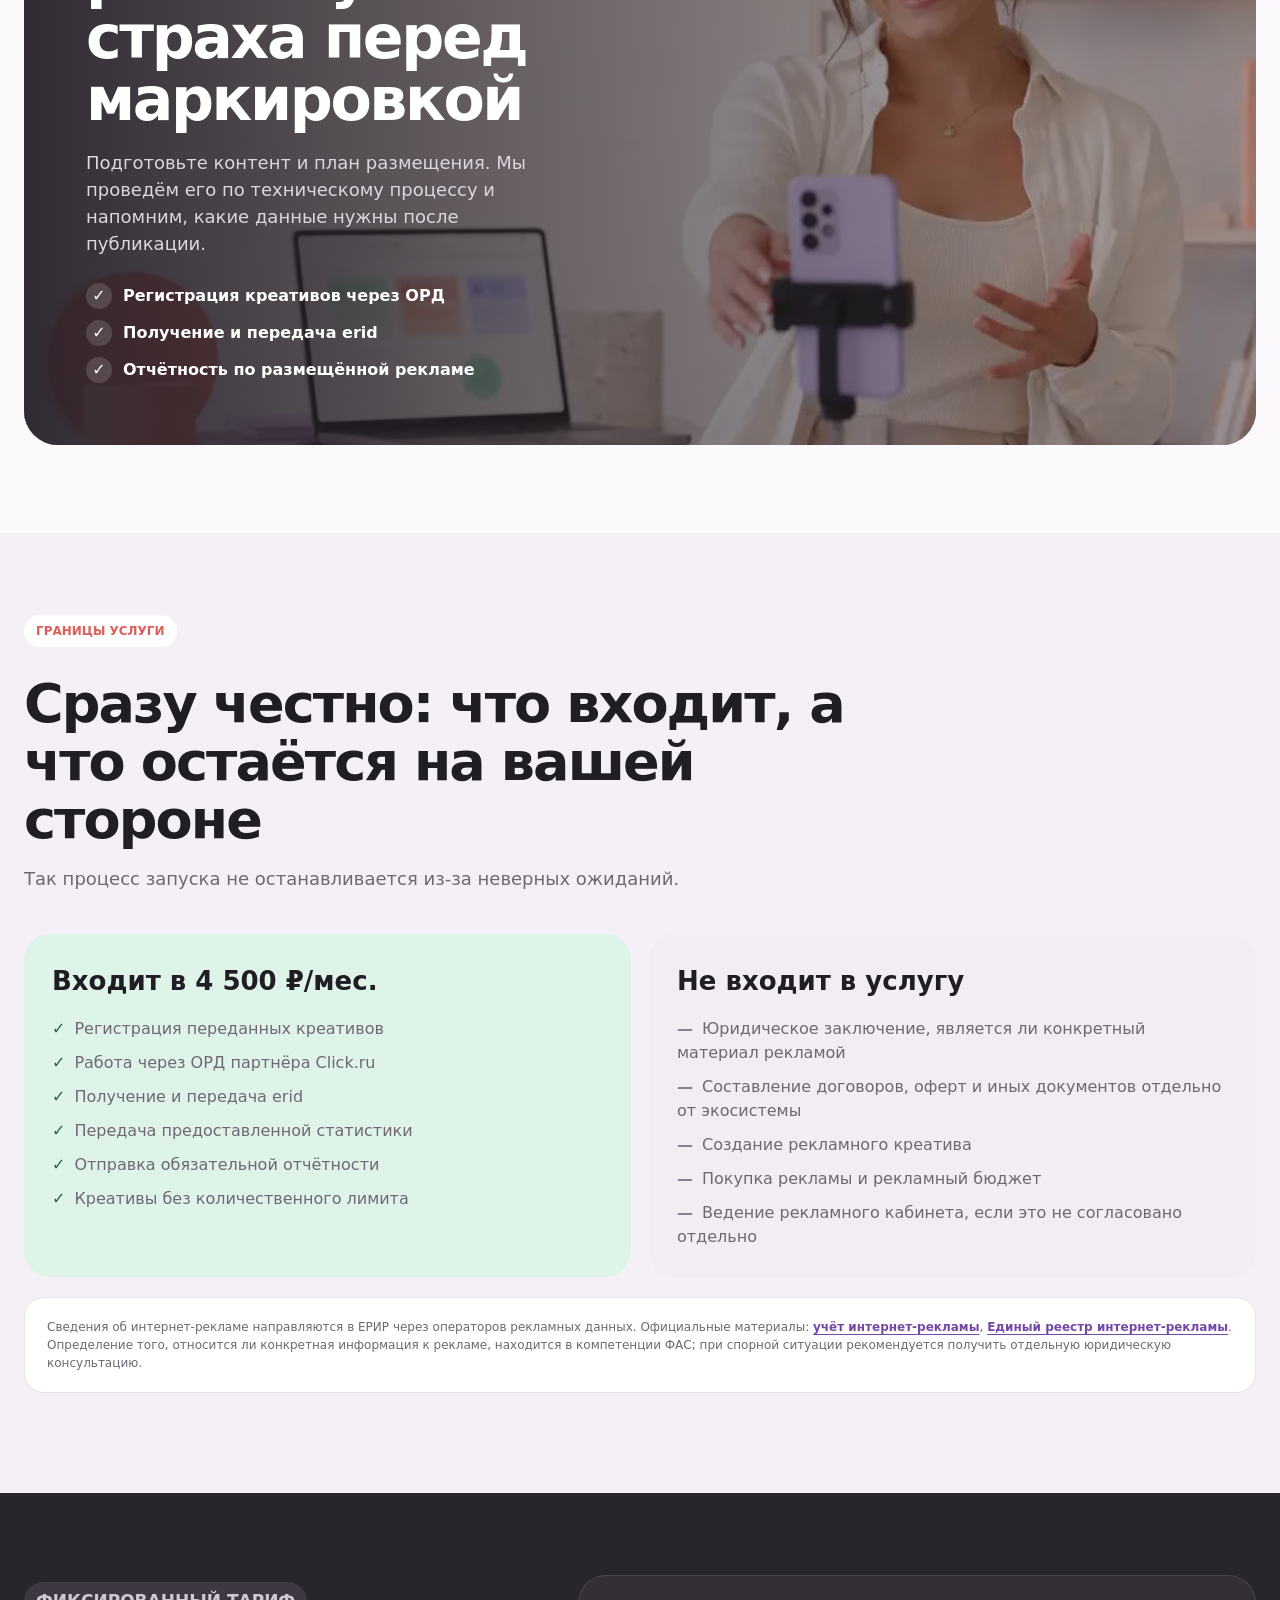
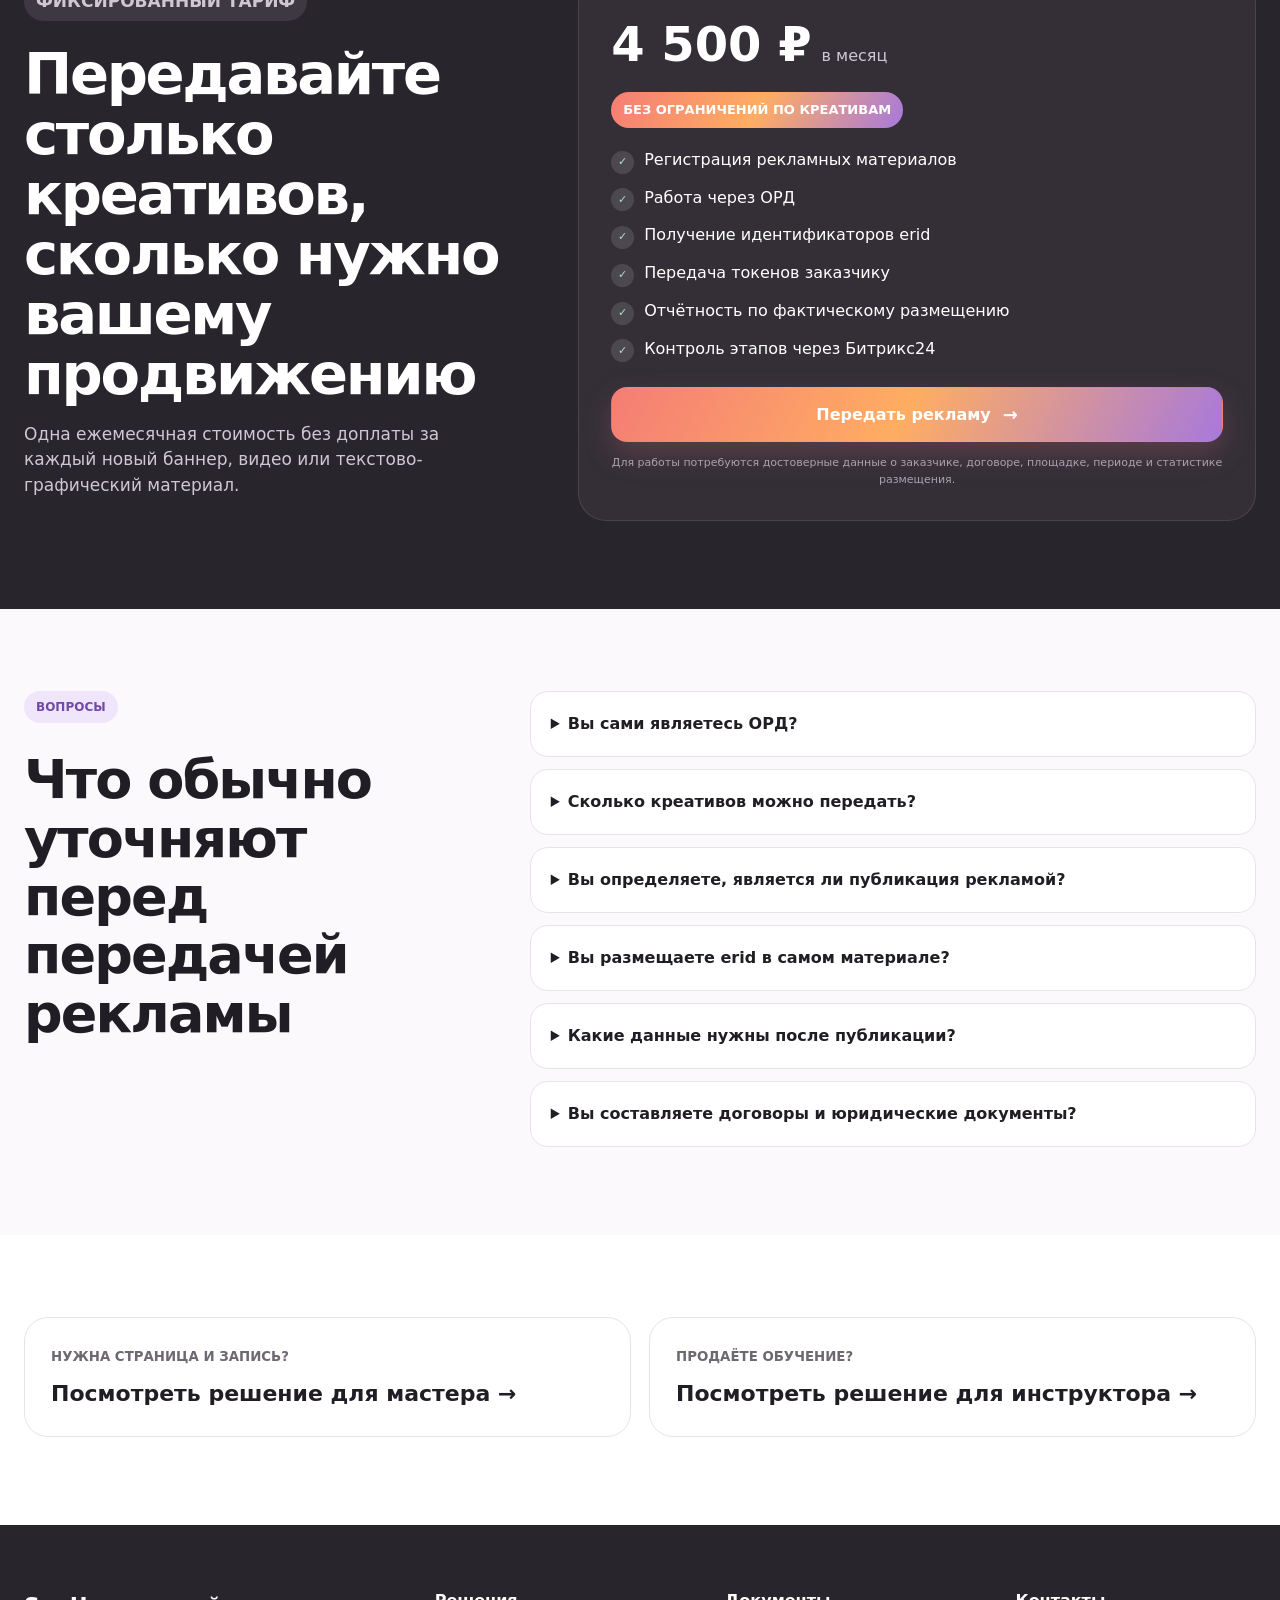
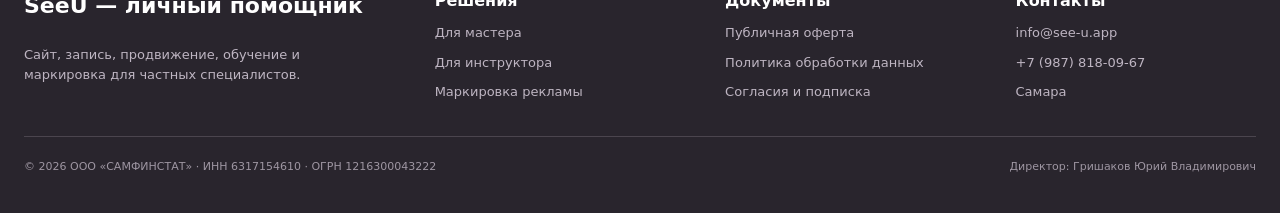
<file: marking.html>
<!DOCTYPE html>
<html lang="ru">
<head>
  <meta charset="utf-8">
  <meta name="viewport" content="width=device-width, initial-scale=1">
  <meta name="description" content="Маркировка интернет-рекламы: регистрация креативов через ОРД, получение erid и передача отчётности. Без ограничений по количеству креативов — 4 500 ₽ в месяц.">
  <title>Маркировка интернет-рекламы — SeeU</title>
  <link rel="stylesheet" href="styles.css?v=20260720-5">
  <link rel="stylesheet" href="app.css?v=20260720-5">
  <link rel="stylesheet" href="pages.css?v=20260720-6">
</head>
<body class="product-page product-marking">
  <header class="site-header">
    <div class="container header-inner">
      <a class="brand" href="index.html" aria-label="SeeU — личный помощник"><img src="assets/seeu-logo.webp" alt="" width="48" height="48"><span><strong>SeeU</strong><small>личный помощник</small></span></a>
      <button class="menu-toggle" type="button" aria-expanded="false" aria-controls="main-nav">Меню</button>
      <nav id="main-nav" class="main-nav" aria-label="Главное меню"><a href="index.html">Главная</a><a href="master.html">Мастеру</a><a href="instructor.html">Инструктору</a><a href="marking.html" aria-current="page">Маркировка</a></nav>
      <button class="button button-dark header-cta" type="button" data-open-brief>Передать рекламу <span>→</span></button>
    </div>
  </header>

  <main>
    <section class="sales-hero">
      <div class="container sales-hero-grid">
        <div class="sales-copy">
          <p class="eyebrow eyebrow-lilac">ОРД · ERID · ОТЧЁТНОСТЬ</p>
          <h1>Публикуйте рекламу. Маркировку и отчётность берём на себя</h1>
          <p class="lead">Вы передаёте рекламный материал и данные о размещении. Мы регистрируем креатив через ОРД, выдаём erid и отправляем обязательную отчётность.</p>
          <div class="button-row"><button class="button button-dark" type="button" data-open-brief>Передать креатив <span>→</span></button><a class="button button-light" href="#process">Посмотреть процесс <span>↓</span></a></div>
          <div class="sales-price-line"><strong>4 500 ₽/мес.</strong><span>БЕЗ ОГРАНИЧЕНИЙ ПО КРЕАТИВАМ</span></div>
          <p class="trial-note"><i></i><span>Фото, видео, текстово-графические материалы и другие форматы</span></p>
        </div>

        <div class="sales-visual sales-visual-cover-right" role="img" aria-label="Специалист снимает рекламный контент, пока маркировка обрабатывается в фоне">
          <img src="assets/hero-marking-content.webp" alt="Специалист записывает рекламное видео на смартфон">
          <div class="sales-float sales-float-one"><strong>Креатив зарегистрирован</strong><small>идентификатор получен через ОРД</small></div>
          <div class="sales-float sales-float-two"><b>✓</b><strong>Отчётность отправлена</strong><small>процесс зафиксирован в системе</small></div>
          <div class="sales-float sales-float-three"><strong>erid готов</strong><small>можно размещать рекламу</small></div>
        </div>
      </div>
    </section>

    <section class="micro-proof" aria-label="Преимущества услуги маркировки">
      <div class="container micro-proof-grid"><p><strong>без лимитов</strong><span>по количеству креативов</span></p><p><strong>через ОРД</strong><span>работаем с партнёром Click.ru</span></p><p><strong>erid</strong><span>передаём до размещения</span></p><p><strong>отчётность</strong><span>после выхода рекламы</span></p></div>
    </section>

    <section class="section">
      <div class="container">
        <div class="plain-heading"><div><p class="eyebrow eyebrow-lilac">БЕЗ ТАБЛИЦ И ЛИЧНЫХ КАБИНЕТОВ ОРД</p><h2>Один рекламный пост — это не только картинка и кнопка «Опубликовать»</h2></div><p>До размещения нужен идентификатор, а после — корректные данные о показах и участниках цепочки.</p></div>
        <div class="pain-grid">
          <article class="pain-card"><b>01</b><h3>Страшно ошибиться</h3><p>Непонятно, что и когда передавать, где размещать erid и какие данные потребуются после публикации.</p></article>
          <article class="pain-card"><b>02</b><h3>Каждый креатив — новая рутина</h3><p>Договоры, площадки, макеты, статистика и сроки приходится контролировать вручную.</p></article>
          <article class="pain-card"><b>03</b><h3>Реклама уже вышла, а отчёта нет</h3><p>После запуска легко забыть вернуться к размещению и передать фактическую статистику.</p></article>
        </div>
        <div class="result-callout"><b>→</b><span><strong>Вы занимаетесь содержанием рекламы — мы ведём её технический путь</strong><small>Все этапы оформляются через процессы Битрикс24, чтобы не потерять креатив, erid и последующую отчётность.</small></span></div>
      </div>
    </section>

    <section class="section section-soft" id="process">
      <div class="container">
        <p class="eyebrow eyebrow-white">КАК МЫ РАБОТАЕМ</p>
        <div class="section-heading"><h2>От готового креатива до закрытой отчётности</h2><p>Вы видите понятный результат каждого этапа.</p></div>
        <div class="marking-flow">
          <article><b>1</b><div><strong>Получаем материал и данные</strong><p>Креатив, сведения о рекламодателе, договоре, площадке и планируемом размещении.</p></div><em>ОТ ВАС</em></article>
          <article><b>2</b><div><strong>Регистрируем через ОРД</strong><p>Передаём необходимые сведения через партнёрский сервис Click.ru.</p></div><em>НАША РАБОТА</em></article>
          <article><b>3</b><div><strong>Передаём идентификатор erid</strong><p>Вы получаете токен и размещаете его в рекламном материале предусмотренным способом.</p></div><em>ДО ПУБЛИКАЦИИ</em></article>
          <article><b>4</b><div><strong>Получаем фактические данные</strong><p>После размещения вы сообщаете период, площадку и статистику показов.</p></div><em>ПОСЛЕ ВЫХОДА</em></article>
          <article><b>5</b><div><strong>Отправляем отчётность</strong><p>Передаём сведения через ОРД для последующего учёта в ЕРИР.</p></div><em>ГОТОВО</em></article>
        </div>
      </div>
    </section>

    <section class="section">
      <div class="container">
        <div class="work-scene">
          <img src="assets/hero-marking-content.webp" alt="Автор создаёт рекламный контент в своей студии" loading="lazy">
          <div class="work-scene-content"><p class="eyebrow eyebrow-dark">ВЫ СОЗДАЁТЕ — МЫ ОФОРМЛЯЕМ</p><h2>Не откладывайте рекламу из-за страха перед маркировкой</h2><p>Подготовьте контент и план размещения. Мы проведём его по техническому процессу и напомним, какие данные нужны после публикации.</p><div class="work-checks"><span><i>✓</i> Регистрация креативов через ОРД</span><span><i>✓</i> Получение и передача erid</span><span><i>✓</i> Отчётность по размещённой рекламе</span></div></div>
        </div>
      </div>
    </section>

    <section class="section section-soft">
      <div class="container">
        <p class="eyebrow eyebrow-white">ГРАНИЦЫ УСЛУГИ</p>
        <div class="section-heading"><h2>Сразу честно: что входит, а что остаётся на вашей стороне</h2><p>Так процесс запуска не останавливается из-за неверных ожиданий.</p></div>
        <div class="scope-grid">
          <article class="scope-card included"><h3>Входит в 4 500 ₽/мес.</h3><ul><li>Регистрация переданных креативов</li><li>Работа через ОРД партнёра Click.ru</li><li>Получение и передача erid</li><li>Передача предоставленной статистики</li><li>Отправка обязательной отчётности</li><li>Креативы без количественного лимита</li></ul></article>
          <article class="scope-card excluded"><h3>Не входит в услугу</h3><ul><li>Юридическое заключение, является ли конкретный материал рекламой</li><li>Составление договоров, оферт и иных документов отдельно от экосистемы</li><li>Создание рекламного креатива</li><li>Покупка рекламы и рекламный бюджет</li><li>Ведение рекламного кабинета, если это не согласовано отдельно</li></ul></article>
        </div>
        <p class="official-note">Сведения об интернет-рекламе направляются в ЕРИР через операторов рекламных данных. Официальные материалы: <a href="https://rkn.gov.ru/activity/register-ord/" target="_blank" rel="noopener">учёт интернет-рекламы</a>, <a href="https://rkn.gov.ru/activity/register-ord/unified-register-of-online-advertising/" target="_blank" rel="noopener">Единый реестр интернет-рекламы</a>. Определение того, относится ли конкретная информация к рекламе, находится в компетенции ФАС; при спорной ситуации рекомендуется получить отдельную юридическую консультацию.</p>
      </div>
    </section>

    <section class="section offer-section">
      <div class="container offer-layout">
        <div class="offer-copy"><p class="eyebrow eyebrow-dark">ФИКСИРОВАННЫЙ ТАРИФ</p><h2>Передавайте столько креативов, сколько нужно вашему продвижению</h2><p>Одна ежемесячная стоимость без доплаты за каждый новый баннер, видео или текстово-графический материал.</p></div>
        <article class="offer-card"><p class="price"><strong>4 500 ₽</strong><span>в месяц</span></p><em class="offer-free">БЕЗ ОГРАНИЧЕНИЙ ПО КРЕАТИВАМ</em><ul class="offer-list"><li>Регистрация рекламных материалов</li><li>Работа через ОРД</li><li>Получение идентификаторов erid</li><li>Передача токенов заказчику</li><li>Отчётность по фактическому размещению</li><li>Контроль этапов через Битрикс24</li></ul><button class="button button-dark" type="button" data-open-brief>Передать рекламу <span>→</span></button><p class="offer-note">Для работы потребуются достоверные данные о заказчике, договоре, площадке, периоде и статистике размещения.</p></article>
      </div>
    </section>

    <section class="section">
      <div class="container sales-faq">
        <div><p class="eyebrow eyebrow-lilac">ВОПРОСЫ</p><div class="section-heading"><h2>Что обычно уточняют перед передачей рекламы</h2></div></div>
        <div class="faq-list">
          <details><summary>Вы сами являетесь ОРД?</summary><p>Нет. Регистрация и передача сведений выполняются через ОРД с использованием партнёрского сервиса Click.ru.</p></details>
          <details><summary>Сколько креативов можно передать?</summary><p>В рамках тарифа SeeU количественного ограничения нет.</p></details>
          <details><summary>Вы определяете, является ли публикация рекламой?</summary><p>Нет. Мы выполняем технический процесс маркировки переданных рекламных материалов. В спорной ситуации вопрос следует уточнять с юристом или учитывать разъяснения ФАС.</p></details>
          <details><summary>Вы размещаете erid в самом материале?</summary><p>Мы передаём полученный идентификатор и подсказываем, на каком этапе он нужен. Финальное размещение креатива и erid выполняет владелец рекламного материала или площадка.</p></details>
          <details><summary>Какие данные нужны после публикации?</summary><p>Период и площадка размещения, фактическая статистика и иные сведения, которые запросит ОРД для конкретного сценария.</p></details>
          <details><summary>Вы составляете договоры и юридические документы?</summary><p>На этом этапе отдельная подготовка юридических документов в услугу не входит.</p></details>
        </div>
      </div>
    </section>

    <section class="section cross-links"><div class="container cross-links-grid"><a class="cross-link" href="master.html"><small>НУЖНА СТРАНИЦА И ЗАПИСЬ?</small><strong>Посмотреть решение для мастера →</strong></a><a class="cross-link" href="instructor.html"><small>ПРОДАЁТЕ ОБУЧЕНИЕ?</small><strong>Посмотреть решение для инструктора →</strong></a></div></section>
  </main>

  <footer class="site-footer">
    <div class="container footer-grid"><div class="footer-brand"><strong>SeeU — личный помощник</strong><p>Сайт, запись, продвижение, обучение и маркировка для частных специалистов.</p></div><div><strong>Решения</strong><a href="master.html">Для мастера</a><a href="instructor.html">Для инструктора</a><a href="marking.html">Маркировка рекламы</a></div><div><strong>Документы</strong><a href="#" aria-disabled="true">Публичная оферта</a><a href="#" aria-disabled="true">Политика обработки данных</a><a href="#" aria-disabled="true">Согласия и подписка</a></div><div><strong>Контакты</strong><a href="mailto:info@see-u.app">info@see-u.app</a><a href="tel:+79878180967">+7&nbsp;(987)&nbsp;818&#8209;09&#8209;67</a><span>Самара</span></div></div>
    <div class="container legal-line"><span>© 2026 ООО «САМФИНСТАТ» · ИНН 6317154610 · ОГРН 1216300043222</span><span>Директор: Гришаков Юрий Владимирович</span></div>
  </footer>

  <dialog class="brief-dialog" id="brief-dialog"><form method="dialog" class="dialog-card"><button class="dialog-close" type="submit" value="close" aria-label="Закрыть">×</button><p class="eyebrow eyebrow-lilac">ПЕРЕДАТЬ РЕКЛАМУ</p><h2>Начнём с данных о размещении</h2><p>Это дизайн-прототип формы. На рабочем сайте заявка и чек-лист будут создаваться в Битрикс24.</p><div class="dialog-options"><button value="close" type="submit"><strong>Передать готовый креатив</strong><span>Материал, договор, площадка и планируемый период</span></button><button value="close" type="submit"><strong>Сначала задать вопрос</strong><span>Уточнить состав данных и порядок работы</span></button></div><div class="legal-preview"><label><input type="checkbox"> <span>Даю отдельное согласие на обработку персональных данных</span></label><label><input type="checkbox"> <span>Хочу получать новости и специальные предложения <small>(необязательно)</small></span></label></div></form></dialog>
  
  
  
  
  <script src="script.js?v=20260720-5"></script>
</body>
</html>
</file>
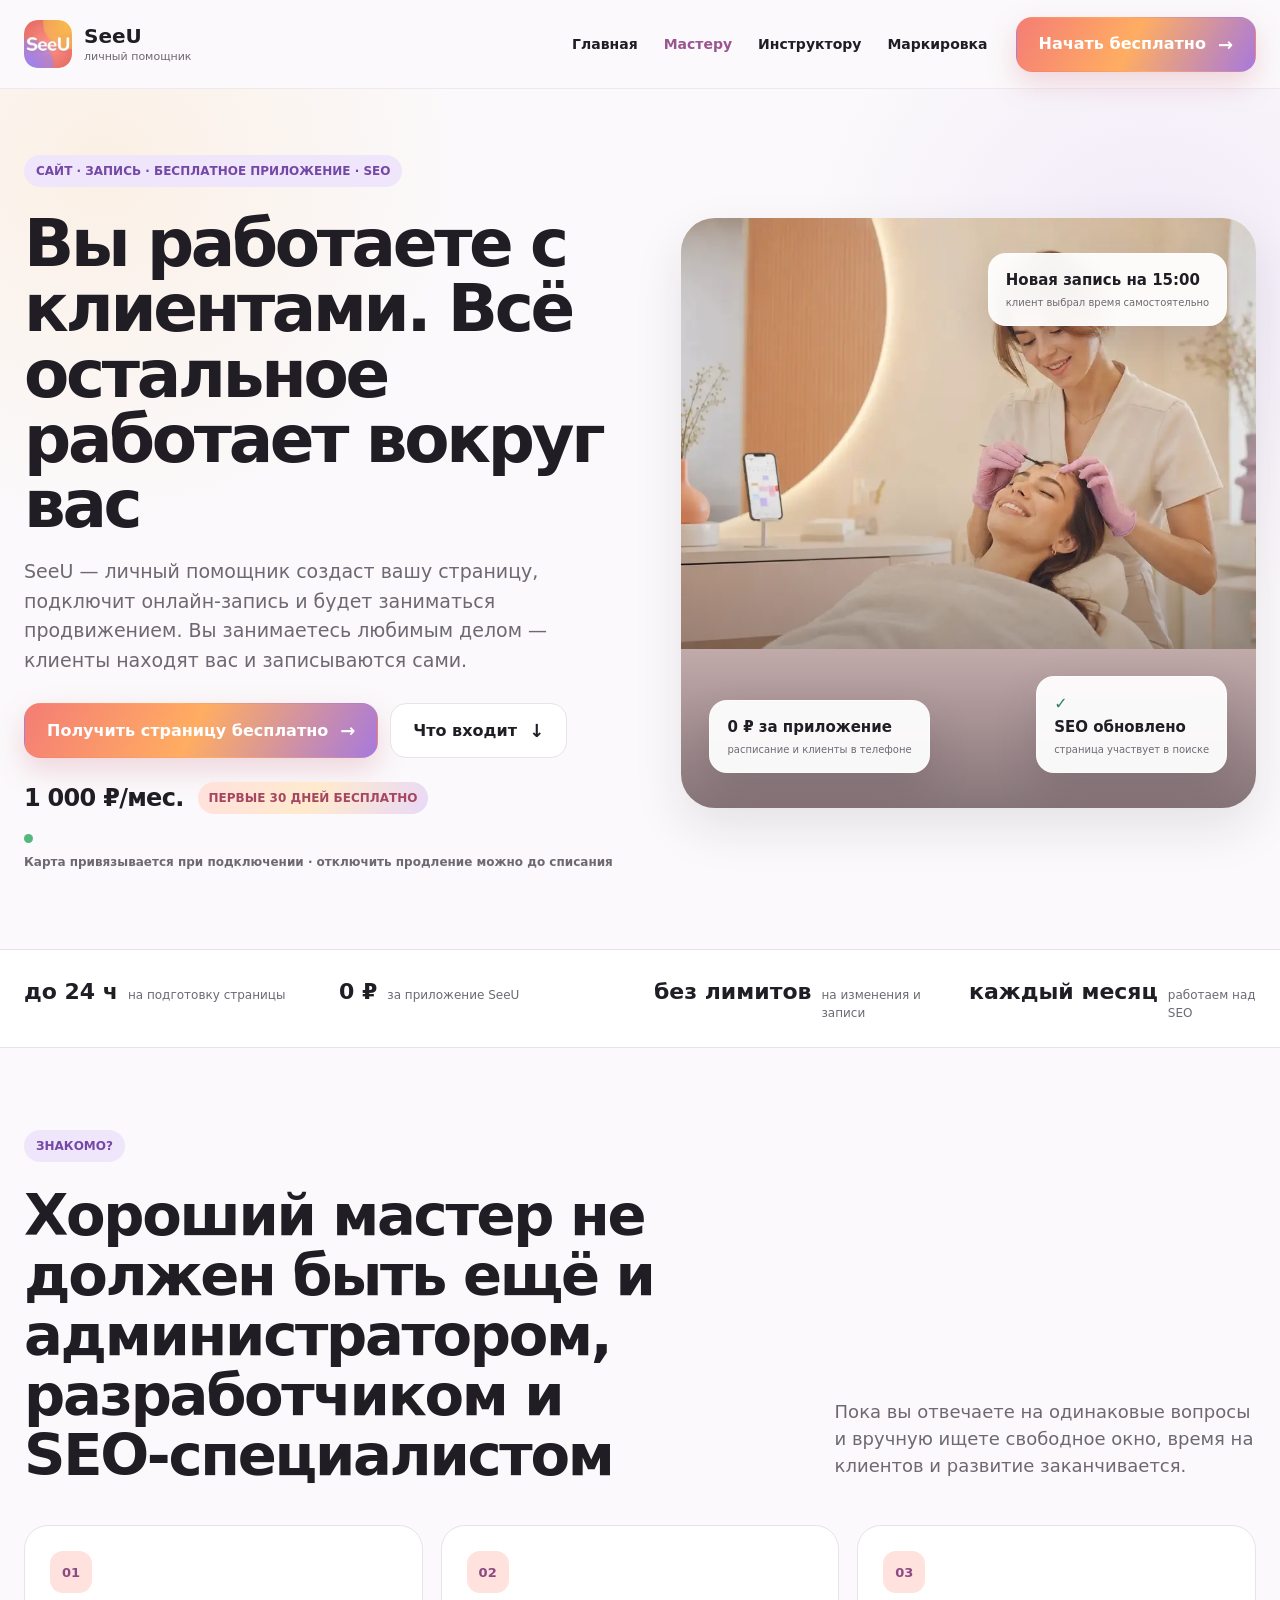
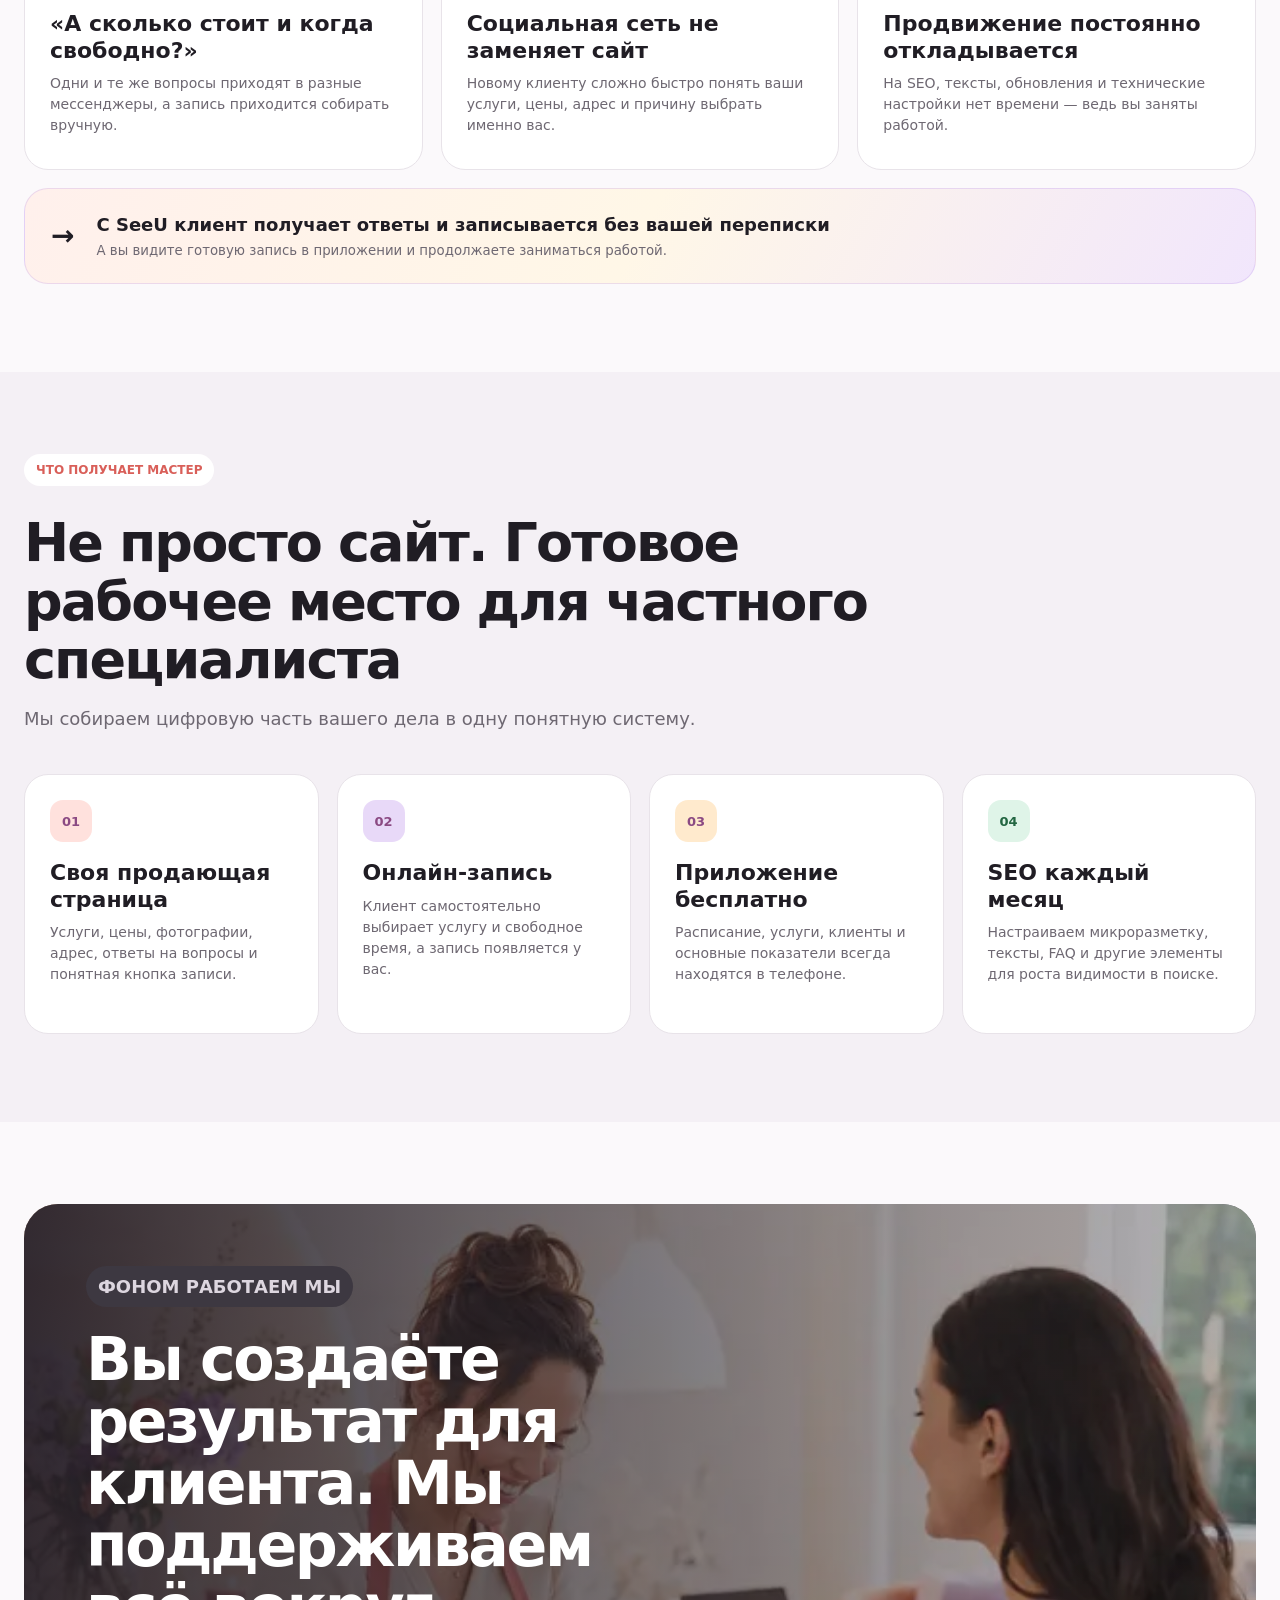
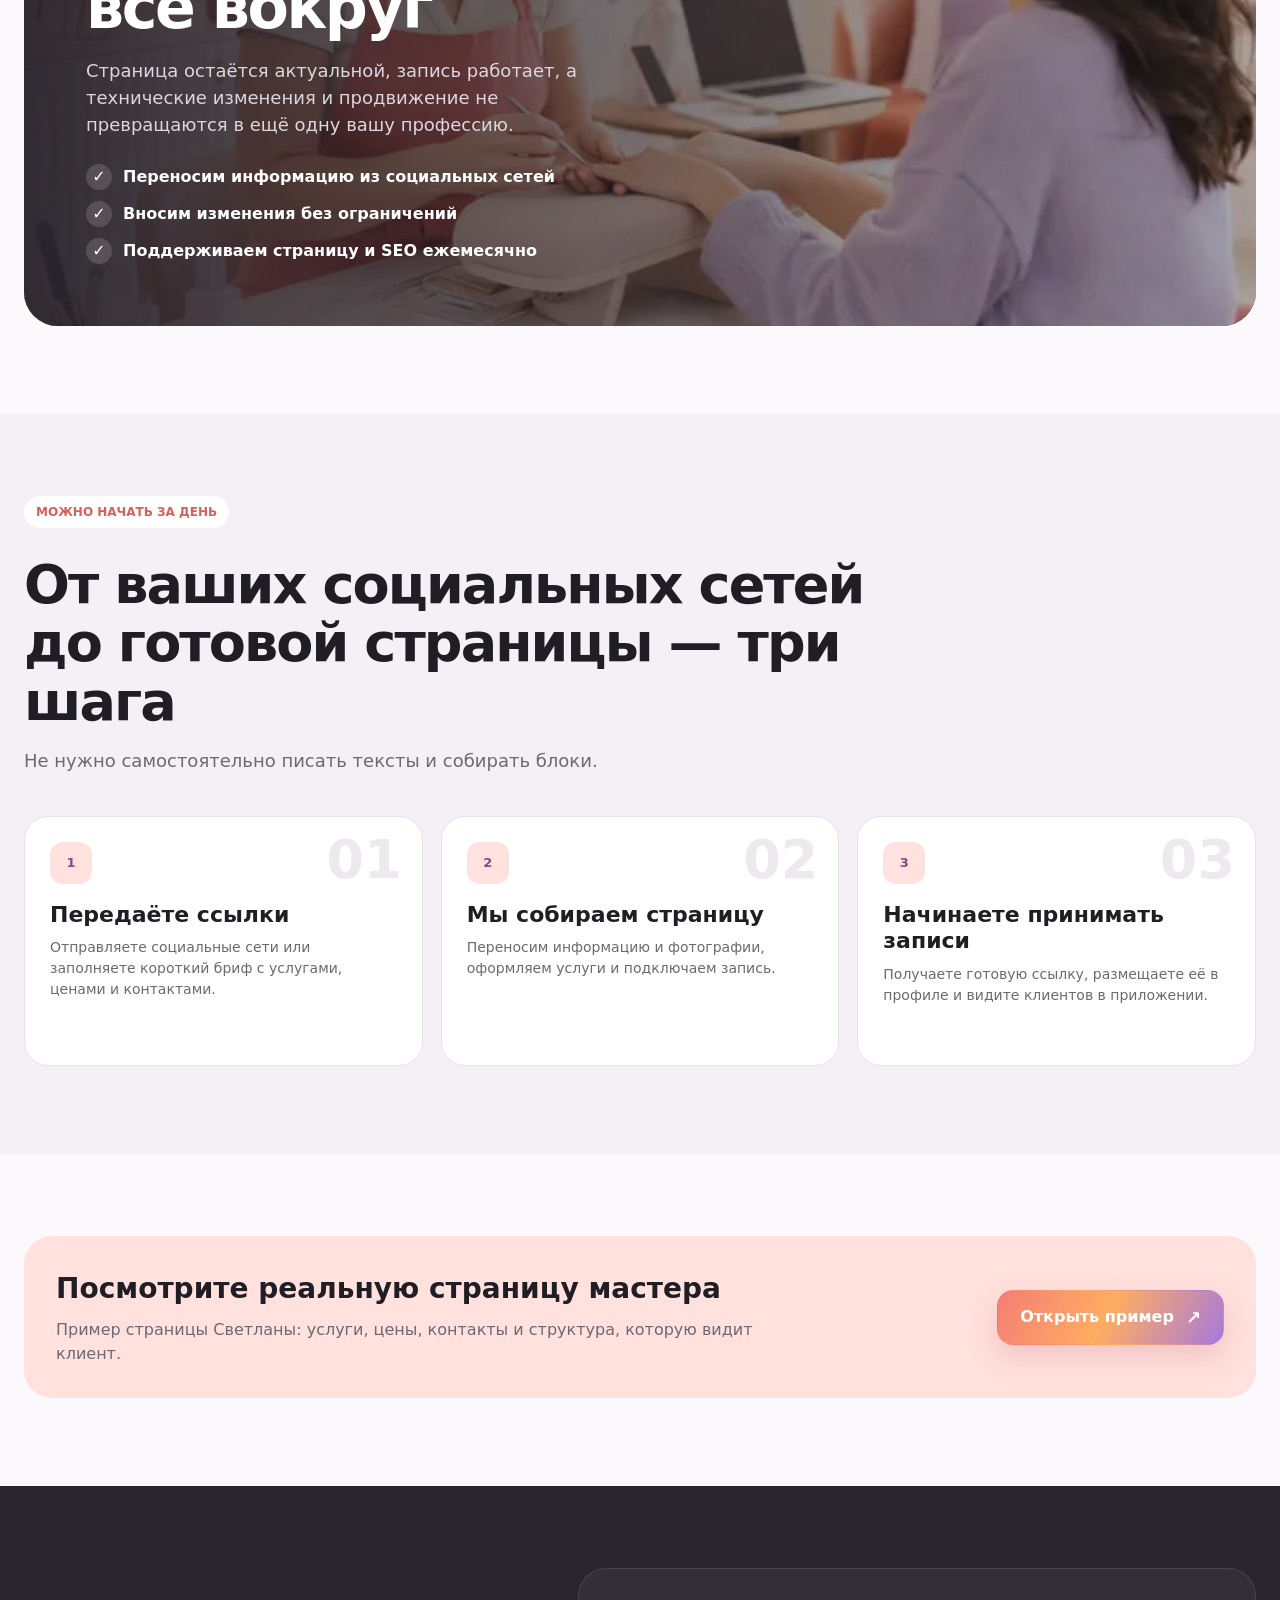
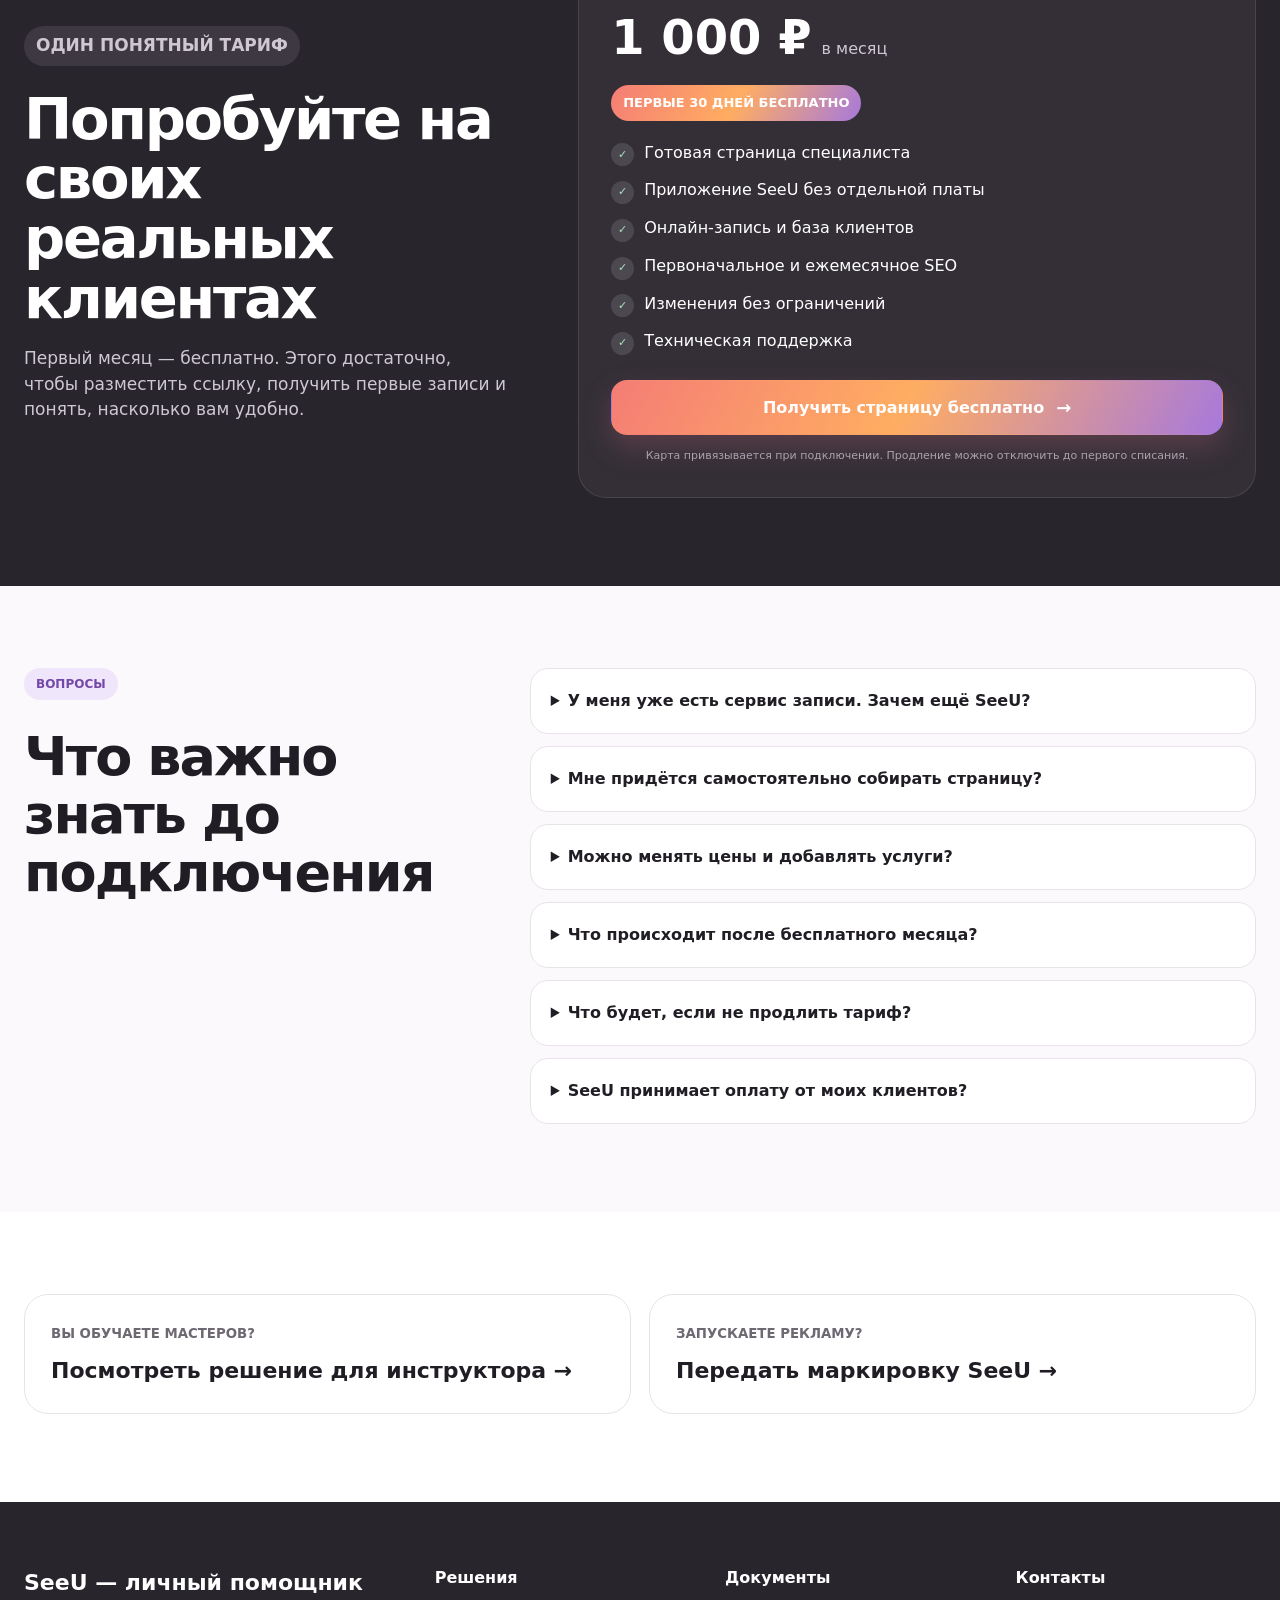
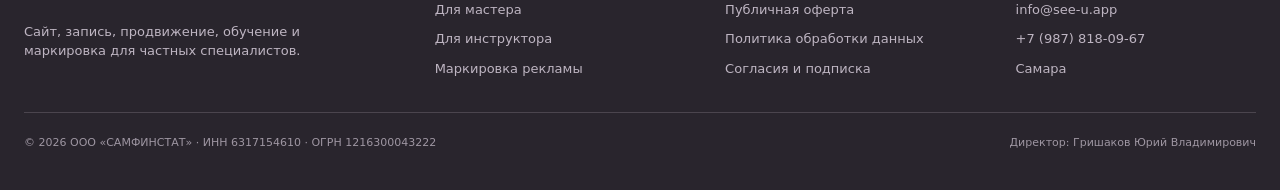
<file: master.html>
<!DOCTYPE html>
<html lang="ru">
<head>
  <meta charset="utf-8">
  <meta name="viewport" content="width=device-width, initial-scale=1">
  <meta name="description" content="Сайт, онлайн-запись, бесплатное приложение и ежемесячное SEO для частного мастера. Первые 30 дней бесплатно, затем 1 000 ₽ в месяц.">
  <title>SeeU для мастера — сайт, запись и приложение</title>
  <link rel="stylesheet" href="styles.css?v=20260720-9">
  <link rel="stylesheet" href="app.css?v=20260720-5">
  <link rel="stylesheet" href="pages.css?v=20260720-6">
</head>
<body class="product-page product-master">
  <header class="site-header">
    <div class="container header-inner">
      <a class="brand" href="index.html" aria-label="SeeU — личный помощник">
        <img src="assets/seeu-logo.webp" alt="" width="48" height="48">
        <span><strong>SeeU</strong><small>личный помощник</small></span>
      </a>
      <button class="menu-toggle" type="button" aria-expanded="false" aria-controls="main-nav">Меню</button>
      <nav id="main-nav" class="main-nav" aria-label="Главное меню">
        <a href="index.html">Главная</a>
        <a href="master.html" aria-current="page">Мастеру</a>
        <a href="instructor.html">Инструктору</a>
        <a href="marking.html">Маркировка</a>
      </nav>
      <button class="button button-dark header-cta" type="button" data-open-brief>Начать бесплатно <span>→</span></button>
    </div>
  </header>

  <main>
    <section class="sales-hero">
      <div class="container sales-hero-grid">
        <div class="sales-copy">
          <p class="eyebrow eyebrow-lilac">САЙТ · ЗАПИСЬ · БЕСПЛАТНОЕ ПРИЛОЖЕНИЕ · SEO</p>
          <h1>Вы работаете с клиентами. Всё остальное работает вокруг вас</h1>
          <p class="lead">SeeU — личный помощник создаст вашу страницу, подключит онлайн-запись и будет заниматься продвижением. Вы занимаетесь любимым делом — клиенты находят вас и записываются сами.</p>
          <div class="button-row">
            <button class="button button-dark" type="button" data-open-brief>Получить страницу бесплатно <span>→</span></button>
            <a class="button button-light" href="#included">Что входит <span>↓</span></a>
          </div>
          <div class="sales-price-line"><strong>1 000 ₽/мес.</strong><span>ПЕРВЫЕ 30 ДНЕЙ БЕСПЛАТНО</span></div>
          <p class="trial-note"><i></i><span>Карта привязывается при подключении · отключить продление можно до списания</span></p>
        </div>

        <div class="sales-visual sales-visual-cover-left" role="img" aria-label="Мастер работает с клиенткой, пока запись ведётся в приложении">
          <img src="assets/hero-master-brows.webp" alt="Мастер по оформлению бровей работает с клиенткой">
          <div class="sales-float sales-float-one"><strong>Новая запись на 15:00</strong><small>клиент выбрал время самостоятельно</small></div>
          <div class="sales-float sales-float-two"><b>✓</b><strong>SEO обновлено</strong><small>страница участвует в поиске</small></div>
          <div class="sales-float sales-float-three"><strong>0 ₽ за приложение</strong><small>расписание и клиенты в телефоне</small></div>
        </div>
      </div>
    </section>

    <section class="micro-proof" aria-label="Главные преимущества тарифа">
      <div class="container micro-proof-grid">
        <p><strong>до 24 ч</strong><span>на подготовку страницы</span></p>
        <p><strong>0 ₽</strong><span>за приложение SeeU</span></p>
        <p><strong>без лимитов</strong><span>на изменения и записи</span></p>
        <p><strong>каждый месяц</strong><span>работаем над SEO</span></p>
      </div>
    </section>

    <section class="section">
      <div class="container">
        <div class="plain-heading">
          <div><p class="eyebrow eyebrow-lilac">ЗНАКОМО?</p><h2>Хороший мастер не должен быть ещё и администратором, разработчиком и SEO‑специалистом</h2></div>
          <p>Пока вы отвечаете на одинаковые вопросы и вручную ищете свободное окно, время на клиентов и развитие заканчивается.</p>
        </div>
        <div class="pain-grid">
          <article class="pain-card"><b>01</b><h3>«А сколько стоит и когда свободно?»</h3><p>Одни и те же вопросы приходят в разные мессенджеры, а запись приходится собирать вручную.</p></article>
          <article class="pain-card"><b>02</b><h3>Социальная сеть не заменяет сайт</h3><p>Новому клиенту сложно быстро понять ваши услуги, цены, адрес и причину выбрать именно вас.</p></article>
          <article class="pain-card"><b>03</b><h3>Продвижение постоянно откладывается</h3><p>На SEO, тексты, обновления и технические настройки нет времени — ведь вы заняты работой.</p></article>
        </div>
        <div class="result-callout"><b>→</b><span><strong>С SeeU клиент получает ответы и записывается без вашей переписки</strong><small>А вы видите готовую запись в приложении и продолжаете заниматься работой.</small></span></div>
      </div>
    </section>

    <section class="section section-soft" id="included">
      <div class="container">
        <p class="eyebrow eyebrow-white">ЧТО ПОЛУЧАЕТ МАСТЕР</p>
        <div class="section-heading"><h2>Не просто сайт. Готовое рабочее место для частного специалиста</h2><p>Мы собираем цифровую часть вашего дела в одну понятную систему.</p></div>
        <div class="benefit-grid four">
          <article class="benefit-card"><b>01</b><h3>Своя продающая страница</h3><p>Услуги, цены, фотографии, адрес, ответы на вопросы и понятная кнопка записи.</p></article>
          <article class="benefit-card"><b>02</b><h3>Онлайн-запись</h3><p>Клиент самостоятельно выбирает услугу и свободное время, а запись появляется у вас.</p></article>
          <article class="benefit-card"><b>03</b><h3>Приложение бесплатно</h3><p>Расписание, услуги, клиенты и основные показатели всегда находятся в телефоне.</p></article>
          <article class="benefit-card"><b>04</b><h3>SEO каждый месяц</h3><p>Настраиваем микроразметку, тексты, FAQ и другие элементы для роста видимости в поиске.</p></article>
        </div>
      </div>
    </section>

    <section class="section">
      <div class="container">
        <div class="work-scene">
          <img src="assets/lifestyle-nail-master.webp" alt="Мастер маникюра общается с клиенткой" loading="lazy">
          <div class="work-scene-content">
            <p class="eyebrow eyebrow-dark">ФОНОМ РАБОТАЕМ МЫ</p>
            <h2>Вы создаёте результат для клиента. Мы поддерживаем всё вокруг</h2>
            <p>Страница остаётся актуальной, запись работает, а технические изменения и продвижение не превращаются в ещё одну вашу профессию.</p>
            <div class="work-checks"><span><i>✓</i> Переносим информацию из социальных сетей</span><span><i>✓</i> Вносим изменения без ограничений</span><span><i>✓</i> Поддерживаем страницу и SEO ежемесячно</span></div>
          </div>
        </div>
      </div>
    </section>

    <section class="section section-soft">
      <div class="container">
        <p class="eyebrow eyebrow-white">МОЖНО НАЧАТЬ ЗА ДЕНЬ</p>
        <div class="section-heading"><h2>От ваших социальных сетей до готовой страницы — три шага</h2><p>Не нужно самостоятельно писать тексты и собирать блоки.</p></div>
        <div class="steps-grid">
          <article class="step-card"><b>1</b><h3>Передаёте ссылки</h3><p>Отправляете социальные сети или заполняете короткий бриф с услугами, ценами и контактами.</p></article>
          <article class="step-card"><b>2</b><h3>Мы собираем страницу</h3><p>Переносим информацию и фотографии, оформляем услуги и подключаем запись.</p></article>
          <article class="step-card"><b>3</b><h3>Начинаете принимать записи</h3><p>Получаете готовую ссылку, размещаете её в профиле и видите клиентов в приложении.</p></article>
        </div>
      </div>
    </section>

    <section class="section">
      <div class="container">
        <div class="example-banner">
          <div><h3>Посмотрите реальную страницу мастера</h3><p>Пример страницы Светланы: услуги, цены, контакты и структура, которую видит клиент.</p></div>
          <a class="button button-dark" href="https://see-u.app/manikyur-stupino-svetlana" target="_blank" rel="noopener">Открыть пример <span>↗</span></a>
        </div>
      </div>
    </section>

    <section class="section offer-section">
      <div class="container offer-layout">
        <div class="offer-copy"><p class="eyebrow eyebrow-dark">ОДИН ПОНЯТНЫЙ ТАРИФ</p><h2>Попробуйте на своих реальных клиентах</h2><p>Первый месяц — бесплатно. Этого достаточно, чтобы разместить ссылку, получить первые записи и понять, насколько вам удобно.</p></div>
        <article class="offer-card">
          <p class="price"><strong>1 000 ₽</strong><span>в месяц</span></p>
          <em class="offer-free">ПЕРВЫЕ 30 ДНЕЙ БЕСПЛАТНО</em>
          <ul class="offer-list"><li>Готовая страница специалиста</li><li>Приложение SeeU без отдельной платы</li><li>Онлайн-запись и база клиентов</li><li>Первоначальное и ежемесячное SEO</li><li>Изменения без ограничений</li><li>Техническая поддержка</li></ul>
          <button class="button button-dark" type="button" data-open-brief>Получить страницу бесплатно <span>→</span></button>
          <p class="offer-note">Карта привязывается при подключении. Продление можно отключить до первого списания.</p>
        </article>
      </div>
    </section>

    <section class="section">
      <div class="container sales-faq">
        <div><p class="eyebrow eyebrow-lilac">ВОПРОСЫ</p><div class="section-heading"><h2>Что важно знать до подключения</h2></div></div>
        <div class="faq-list">
          <details><summary>У меня уже есть сервис записи. Зачем ещё SeeU?</summary><p>Сайт объясняет ценность ваших услуг и помогает находить вас через поиск. Существующий сервис записи можно сохранить, а интеграции расширять по мере развития проекта.</p></details>
          <details><summary>Мне придётся самостоятельно собирать страницу?</summary><p>Нет. Можно отправить ссылки на социальные сети — мы перенесём услуги, цены, фотографии и контакты.</p></details>
          <details><summary>Можно менять цены и добавлять услуги?</summary><p>Да, количество изменений не ограничено. Сообщите нам, что нужно обновить.</p></details>
          <details><summary>Что происходит после бесплатного месяца?</summary><p>Если продление не отключено, списывается 1 000 ₽ за следующий месяц. Дата и сумма отображаются до привязки карты.</p></details>
          <details><summary>Что будет, если не продлить тариф?</summary><p>Страница остаётся доступной до конца оплаченного периода. Затем формы записи и контактный телефон скрываются; по запросу страницу можно удалить полностью.</p></details>
          <details><summary>SeeU принимает оплату от моих клиентов?</summary><p>Нет. Оплату за свои услуги мастер принимает самостоятельно на собственные реквизиты.</p></details>
        </div>
      </div>
    </section>

    <section class="section cross-links">
      <div class="container cross-links-grid">
        <a class="cross-link" href="instructor.html"><small>ВЫ ОБУЧАЕТЕ МАСТЕРОВ?</small><strong>Посмотреть решение для инструктора →</strong></a>
        <a class="cross-link" href="marking.html"><small>ЗАПУСКАЕТЕ РЕКЛАМУ?</small><strong>Передать маркировку SeeU →</strong></a>
      </div>
    </section>
  </main>

  <footer class="site-footer">
    <div class="container footer-grid">
      <div class="footer-brand"><strong>SeeU — личный помощник</strong><p>Сайт, запись, продвижение, обучение и маркировка для частных специалистов.</p></div>
      <div><strong>Решения</strong><a href="master.html">Для мастера</a><a href="instructor.html">Для инструктора</a><a href="marking.html">Маркировка рекламы</a></div>
      <div><strong>Документы</strong><a href="#" aria-disabled="true">Публичная оферта</a><a href="#" aria-disabled="true">Политика обработки данных</a><a href="#" aria-disabled="true">Согласия и подписка</a></div>
      <div><strong>Контакты</strong><a href="mailto:info@see-u.app">info@see-u.app</a><a href="tel:+79878180967">+7&nbsp;(987)&nbsp;818&#8209;09&#8209;67</a><span>Самара</span></div>
    </div>
    <div class="container legal-line"><span>© 2026 ООО «САМФИНСТАТ» · ИНН 6317154610 · ОГРН 1216300043222</span><span>Директор: Гришаков Юрий Владимирович</span></div>
  </footer>

  <dialog class="brief-dialog" id="brief-dialog">
    <form method="dialog" class="dialog-card">
      <button class="dialog-close" type="submit" value="close" aria-label="Закрыть">×</button>
      <p class="eyebrow eyebrow-lilac">ПЕРВЫЙ ШАГ</p>
      <h2>Как хотите получить страницу?</h2>
      <p>Выберите самостоятельное заполнение или передайте создание нашей команде.</p>
      <div class="dialog-options">
        <a href="create-site.html?role=master"><strong>Заполнить самостоятельно</strong><span>Расширенный бриф сразу создаст персональную страницу</span></a>
        <a href="create-site.html?mode=manager&role=master"><strong>Передать создание нам</strong><span>Оставить контакты и ссылки на социальные сети</span></a>
      </div>
      <div class="legal-preview"><label><input type="checkbox"> <span>Даю отдельное согласие на обработку персональных данных</span></label><label><input type="checkbox"> <span>Хочу получать новости и специальные предложения <small>(необязательно)</small></span></label></div>
    </form>
  </dialog>

  
  
  
  
  
  
  <script src="script.js?v=20260720-5"></script>
</body>
</html>
</file>
<file: styles.css>
:root{--ink:#201d24;--muted:#6e6872;--line:#e8e3e9;--white:#fff;--bg:#fbf9fb;--soft:#f4f0f5;--coral:#f47d75;--coral-soft:#ffe1dd;--apricot:#ffb95e;--apricot-soft:#ffeacd;--lilac:#b58ae6;--lilac-soft:#e8d9f8;--green:#dff4e8;--dark:#29252d;--radius:24px;--shadow:0 20px 50px rgba(39,29,44,.10)}
*{box-sizing:border-box}html{scroll-behavior:smooth}body{margin:0;background:var(--bg);color:var(--ink);font-family:Onest,Inter,ui-sans-serif,system-ui,-apple-system,BlinkMacSystemFont,"Segoe UI",Arial,sans-serif;line-height:1.5}button,a{font:inherit}a{color:inherit;text-decoration:none}.container{width:min(1248px,calc(100% - 48px));margin-inline:auto}.site-header{position:sticky;top:0;z-index:20;background:rgba(251,249,251,.88);backdrop-filter:blur(18px);border-bottom:1px solid rgba(232,227,233,.72)}.header-inner{height:88px;display:flex;align-items:center;gap:28px}.brand{display:flex;align-items:center;gap:12px;margin-right:auto}.brand img{border-radius:14px}.brand span{display:flex;flex-direction:column;line-height:1}.brand strong{font-size:20px}.brand small{font-size:11px;color:var(--muted);margin-top:5px}.main-nav{display:flex;gap:26px;font-size:14px;font-weight:600}.main-nav a:hover{color:#7950a7}.menu-toggle{display:none;border:0;background:none;font-weight:700}.button{display:inline-flex;align-items:center;justify-content:center;gap:12px;min-height:52px;padding:13px 22px;border:1px solid transparent;border-radius:16px;font-weight:750;cursor:pointer;transition:.2s ease}.button:hover{transform:translateY(-2px)}.button-dark{background:var(--dark);color:#fff}.button-light{background:#fff;border-color:var(--line);color:var(--ink)}.button span{font-size:18px}.hero{padding:64px 0 72px}.hero-grid{display:grid;grid-template-columns:minmax(0,1.05fr) minmax(480px,.95fr);gap:64px;align-items:center}.hero-copy h1{max-width:670px;margin:24px 0 22px;font-size:clamp(48px,5vw,68px);letter-spacing:-.045em;line-height:1.02}.lead{max-width:640px;margin:0;color:var(--muted);font-size:19px;line-height:1.55}.eyebrow{display:inline-flex;width:max-content;margin:0;padding:7px 12px;border-radius:999px;font-size:12px;font-weight:800}.eyebrow-lilac{background:#f0e6fb;color:#7448a7}.eyebrow-white{background:#fff;color:#d95f59}.eyebrow-dark{background:#3d3841;color:#f7b0aa}.button-row{display:flex;gap:12px;flex-wrap:wrap;margin-top:30px}.trial-note{display:flex;align-items:center;gap:10px;margin:18px 0 0;color:var(--muted);font-size:13px;font-weight:600}.trial-note i{width:9px;height:9px;border-radius:50%;background:#55b77b}.hero-visual{position:relative;min-height:530px;border-radius:34px;overflow:hidden;background:linear-gradient(135deg,#ffe0b5,#f5aaa6 54%,#dcc8f4);box-shadow:var(--shadow)}.browser-card{position:absolute;left:7%;top:8%;width:75%;padding:22px;border-radius:24px;background:#fff;box-shadow:0 16px 36px rgba(49,34,53,.08)}.browser-dots{display:flex;gap:6px;margin-bottom:18px}.browser-dots i,.example-card:before{width:8px;height:8px;border-radius:50%}.browser-dots i:nth-child(1){background:var(--coral)}.browser-dots i:nth-child(2){background:var(--apricot)}.browser-dots i:nth-child(3){background:#73c992}.profile-line{display:flex;align-items:center;gap:14px}.profile-line>div:last-child{display:flex;flex-direction:column}.profile-line span{font-size:12px;color:var(--muted)}.avatar{width:54px;height:54px;border-radius:50%;background:linear-gradient(135deg,var(--coral),var(--lilac))}.mini-title{font-size:13px;font-weight:700}.service-row{display:flex;align-items:center;justify-content:space-between;padding:12px 14px;margin:10px 0;border-radius:14px;background:var(--soft);font-size:12px}.service-row span{display:flex;flex-direction:column}.service-row small{color:var(--muted)}.service-row.selected{background:#fff3f1}.service-row.selected b{color:#d95f59}.mock-button{display:block;width:max-content;margin-top:14px;padding:12px 16px;border-radius:13px;background:var(--dark);color:#fff;font-size:13px;font-weight:700}.speed-badge,.seo-badge{position:absolute;z-index:2;border-radius:16px;box-shadow:var(--shadow)}.speed-badge{right:9%;top:5%;display:flex;flex-direction:column;padding:12px 16px;background:var(--dark);color:#fff}.speed-badge span{font-size:11px;color:#d8d3da}.seo-badge{right:2%;bottom:10%;padding:13px 16px;background:#fff;font-size:12px;font-weight:700}.seo-badge b{color:#236642;font-size:18px;margin-right:7px}.proof-strip{background:#fff;border-block:1px solid #f1edf2}.proof-grid{display:grid;grid-template-columns:repeat(3,1fr);gap:38px;padding-block:26px}.proof-grid p{display:flex;align-items:baseline;gap:12px;margin:0}.proof-grid strong{font-size:24px;white-space:nowrap}.proof-grid span{font-size:13px;color:var(--muted)}.section{padding:104px 0 112px}.section-soft{background:var(--soft)}.section-dark{background:var(--dark);color:#fff}.section-heading{margin:28px 0 42px}.section-heading h2,.faq-heading h2,.final-cta h2{max-width:900px;margin:0 0 16px;font-size:clamp(38px,4.3vw,54px);line-height:1.08;letter-spacing:-.035em}.section-heading p{max-width:830px;margin:0;color:var(--muted);font-size:18px}.section-heading-dark p{color:#cfc8d2}.cards-3{display:grid;grid-template-columns:repeat(3,minmax(0,1fr));gap:20px}.solution-card{display:flex;flex-direction:column;min-height:440px;padding:24px;border:1px solid var(--line);border-radius:24px;background:#fff}.card-icon{display:grid;place-items:center;width:48px;height:48px;margin-bottom:18px;border-radius:14px;font-size:21px;font-weight:800}.coral{background:var(--coral-soft)}.lilac{background:var(--lilac-soft)}.apricot{background:var(--apricot-soft)}.solution-card>small{color:var(--muted);font-weight:800}.solution-card h3,.launch-card h3{font-size:26px;line-height:1.2;margin:14px 0}.solution-card>p{color:var(--muted)}.card-footer{display:flex;flex-direction:column;align-items:flex-start;gap:18px;margin-top:auto}.card-footer strong{font-size:13px}.process-grid article{padding:24px;border-radius:22px;background:#312d34}.process-grid .process-featured{background:#39343c}.process-grid small{color:#beb5c2;font-weight:800}.process-grid h3{font-size:23px;margin:16px 0 8px}.process-grid p{color:#cfc8d2;font-size:15px}.launch-shortcuts{display:grid;grid-template-columns:1fr 1fr;gap:18px;margin-top:30px}.shortcut{display:flex;align-items:center;gap:18px;padding:20px 22px;border-radius:20px;color:var(--ink)}.shortcut>b{display:grid;place-items:center;flex:0 0 38px;height:38px;border-radius:50%;background:var(--dark);color:#fff}.shortcut span{display:flex;flex-direction:column}.shortcut small{color:var(--muted)}.ecosystem-grid{display:grid;grid-template-columns:1fr 1fr;gap:20px}.ecosystem-card{padding:28px;border-radius:26px}.ecosystem-card h3{margin:0 0 10px;font-size:28px}.ecosystem-card p{margin:0;color:var(--muted)}.booking-card{background:var(--coral-soft)}.course-card{grid-row:span 2;background:#e4f4ea}.seo-card{background:var(--lilac-soft)}.changes-card{background:var(--apricot-soft)}.marking-card{grid-column:2;display:flex;align-items:center;gap:20px;background:#fff0d8}.marking-card>b{display:grid;place-items:center;min-width:62px;height:62px;border-radius:14px;background:#fff}.marking-card h3{font-size:20px}.time-slots{display:grid;grid-template-columns:repeat(4,1fr);gap:10px;margin-top:22px;padding:16px;border-radius:18px;background:#fff}.time-slots span{padding:10px;border-radius:11px;text-align:center;background:var(--soft);font-weight:700;font-size:13px}.time-slots .active{background:var(--dark);color:#fff}.course-card ul{display:grid;gap:12px;padding:0;margin:22px 0 0;list-style:none}.course-card li{padding:14px;border-radius:14px;background:#fff;font-weight:650}.heading-row{display:flex;align-items:flex-end;justify-content:space-between;gap:30px}.examples-grid{margin-top:20px}.example-card{overflow:hidden;border:1px solid var(--line);border-radius:24px;background:#fff}.example-card>span{display:block;padding:18px 22px;font-size:14px;font-weight:800}.example-window{margin:0;padding:62px 20px 20px;background:#fff}.example-window small{color:var(--muted);font-weight:800}.example-window h3{margin:10px 0 6px;font-size:20px}.example-window p{color:var(--muted);font-size:12px}.example-window i{display:block;width:75%;height:10px;border-radius:10px;background:var(--coral)}.example-coral{background:var(--coral-soft)}.example-lilac{background:var(--lilac-soft)}.example-apricot{background:var(--apricot-soft)}.example-lilac .example-window i{background:var(--lilac)}.launch-grid{display:grid;grid-template-columns:1fr 1fr;gap:20px}.launch-card{display:flex;flex-direction:column;align-items:flex-start;padding:28px;border-radius:26px}.launch-card p{color:var(--muted)}.launch-card strong{margin:18px 0;font-size:13px}.trust-grid{display:grid;grid-template-columns:repeat(3,1fr);gap:18px}.trust-grid article{display:flex;flex-direction:column;padding:24px;border-radius:22px;background:#312d34}.trust-grid strong{font-size:38px;color:#f7a49d}.trust-grid span{color:#cfc8d2}.real-links{display:grid;grid-template-columns:repeat(4,1fr);gap:12px;margin-top:24px}.real-links a{padding:14px 16px;border-radius:14px;background:#39343c;font-size:13px;font-weight:650}.pricing-grid{align-items:stretch}.price-card{display:flex;flex-direction:column;padding:24px;border:1px solid var(--line);border-radius:24px;background:#fff}.price-tag{width:max-content;padding:7px 12px;border-radius:999px;font-size:12px;font-weight:800}.price-card h3{font-size:24px;margin:18px 0 4px}.price{display:flex;align-items:baseline;gap:8px;margin:4px 0}.price strong{font-size:34px}.price small{color:var(--muted)}.price-card em{color:#d95f59;font-style:normal;font-size:13px;font-weight:750}.price-card em.muted{color:var(--muted)}.price-card ul{display:grid;gap:13px;margin:24px 0;padding:0;list-style:none}.price-card li:before{content:"✓";display:inline-grid;place-items:center;width:24px;height:24px;margin-right:10px;border-radius:50%;background:var(--green);color:#236642;font-size:12px;font-weight:800}.price-card .button{margin-top:auto}.referral-callout{display:flex;align-items:center;gap:26px;margin-top:20px;padding:24px 28px;border-radius:24px;background:var(--lilac-soft)}.referral-callout>span{display:flex;flex-direction:column;margin-right:auto}.referral-callout strong{font-size:21px}.referral-callout small{color:var(--muted)}.faq-wrap{display:grid;grid-template-columns:.8fr 1.2fr;gap:72px}.faq-heading h2{margin-top:28px}.faq-list{display:grid;gap:12px}.faq-list details{padding:20px;border:1px solid var(--line);border-radius:18px;background:#fff}.faq-list summary{cursor:pointer;font-weight:800}.faq-list p{margin:12px 0 0;color:var(--muted)}.final-cta{padding:88px 0;background:var(--coral-soft)}.final-cta-inner{display:flex;align-items:center;justify-content:space-between;gap:40px}.final-cta h2{margin-bottom:10px}.final-cta p{max-width:700px;color:var(--muted)}.site-footer{padding:64px 0 38px;background:var(--dark);color:#fff}.footer-grid{display:grid;grid-template-columns:1.5fr repeat(3,1fr);gap:50px}.footer-grid>div{display:flex;flex-direction:column;gap:10px}.footer-grid a,.footer-grid span,.footer-grid p{color:#beb5c2;font-size:13px}.footer-brand strong{font-size:22px}.footer-brand p{max-width:380px}.legal-line{display:flex;justify-content:space-between;gap:24px;margin-top:34px;padding-top:22px;border-top:1px solid #4b454e;color:#9e96a2;font-size:11px}.brief-dialog{width:min(720px,calc(100% - 32px));padding:0;border:0;border-radius:28px;background:transparent}.brief-dialog::backdrop{background:rgba(32,29,36,.62);backdrop-filter:blur(5px)}.dialog-card{position:relative;padding:32px;border-radius:28px;background:#fff}.dialog-card h2{font-size:36px;line-height:1.1;margin:20px 0 10px}.dialog-card>p:not(.eyebrow){color:var(--muted)}.dialog-close{position:absolute;right:18px;top:14px;border:0;background:none;font-size:30px;cursor:pointer}.dialog-options{display:grid;grid-template-columns:1fr 1fr;gap:14px;margin:24px 0}.dialog-options button{display:flex;flex-direction:column;gap:6px;padding:20px;border:1px solid var(--line);border-radius:18px;background:var(--soft);text-align:left;cursor:pointer}.dialog-options button:hover{background:var(--lilac-soft)}.dialog-options span{color:var(--muted);font-size:13px}.legal-preview{display:grid;gap:12px;padding-top:18px;border-top:1px solid var(--line)}.legal-preview label{display:flex;align-items:flex-start;gap:10px;font-size:13px}.legal-preview input{margin-top:4px}.legal-preview small{color:var(--muted)}
@media(max-width:1040px){.main-nav{display:none}.menu-toggle{display:block}.main-nav.is-open{position:absolute;display:flex;flex-direction:column;right:24px;top:76px;padding:20px;border:1px solid var(--line);border-radius:18px;background:#fff;box-shadow:var(--shadow)}.hero-grid{grid-template-columns:1fr}.hero-visual{min-height:540px}.cards-3,.proof-grid,.trust-grid{grid-template-columns:1fr 1fr}.solution-grid .solution-card:last-child,.pricing-grid .price-card:last-child{grid-column:1/-1}.footer-grid{grid-template-columns:1.4fr 1fr 1fr}.footer-grid>div:last-child{grid-column:2}.faq-wrap{grid-template-columns:1fr;gap:36px}.real-links{grid-template-columns:1fr 1fr}}
@media(max-width:720px){.container{width:min(100% - 32px,1248px)}.header-inner{height:72px}.brand img{width:42px;height:42px}.header-cta{display:none}.hero{padding:44px 0}.hero-copy h1{font-size:42px}.lead{font-size:17px}.hero-visual{min-height:450px}.browser-card{left:5%;width:87%;padding:18px}.speed-badge{right:3%}.seo-badge{right:3%;bottom:4%}.proof-grid,.cards-3,.launch-shortcuts,.ecosystem-grid,.launch-grid,.trust-grid,.pricing-grid,.footer-grid{grid-template-columns:1fr}.proof-grid{gap:16px}.proof-grid p{justify-content:space-between}.section{padding:74px 0 80px}.section-heading h2,.faq-heading h2,.final-cta h2{font-size:38px}.solution-grid .solution-card:last-child,.pricing-grid .price-card:last-child,.marking-card{grid-column:auto}.course-card{grid-row:auto}.heading-row,.final-cta-inner,.referral-callout{align-items:flex-start;flex-direction:column}.examples-grid{grid-template-columns:1fr}.real-links{grid-template-columns:1fr}.footer-grid>div:last-child{grid-column:auto}.legal-line{flex-direction:column}.dialog-options{grid-template-columns:1fr}.button-row .button{width:100%}.time-slots{grid-template-columns:1fr 1fr}}
@media(max-width:480px){.hero-copy h1{font-size:36px}.hero-visual{min-height:420px}.profile-line strong{font-size:13px}.profile-line span,.service-row{font-size:10px}.browser-card{top:10%}.speed-badge{font-size:12px}.seo-badge{font-size:10px}.section-heading h2,.faq-heading h2,.final-cta h2{font-size:34px}.button{width:100%}.footer-grid{gap:28px}}

/* Consistent vertical rhythm across all landing pages */
.section { padding-block: 82px 88px; }
.final-cta { padding-block: 68px; }

@media (max-width: 1040px) {
  .section { padding-block: 68px 74px; }
  .hero { padding-block: 52px 58px; }
}

@media (max-width: 720px) {
  .section { padding-block: 52px 58px; }
  .section-heading { margin: 22px 0 30px; }
  .final-cta { padding-block: 52px; }
  .site-footer { padding: 48px 0 30px; }
}

@media (max-width: 480px) {
  .section { padding-block: 44px 50px; }
  .section-heading { margin: 18px 0 26px; }
  .hero { padding-block: 34px 42px; }
  .final-cta { padding-block: 44px; }
}

/* Role-specific benefits on the homepage */
.solution-card { min-height: 570px; }
.solution-card > p { margin: 0 0 18px; }
.solution-benefits {
  display: grid;
  gap: 11px;
  margin: 0 0 24px;
  padding: 0;
  list-style: none;
}
.solution-benefits li {
  position: relative;
  padding-left: 29px;
  color: var(--muted);
  font-size: 13px;
  line-height: 1.42;
}
.solution-benefits li::before {
  position: absolute;
  top: 1px;
  left: 0;
  display: grid;
  place-items: center;
  width: 20px;
  height: 20px;
  border-radius: 50%;
  background: var(--green);
  color: #236642;
  content: "✓";
  font-size: 10px;
  font-weight: 900;
}
.solution-card--instructor .solution-benefits li::before { background: var(--lilac-soft); color: #7448a7; }
.solution-card--marking .solution-benefits li::before { background: var(--apricot-soft); color: #9b6422; }

@media (max-width: 720px) {
  .solution-card { min-height: auto; }
}

.dialog-options a {
  display: flex;
  flex-direction: column;
  gap: 6px;
  padding: 20px;
  border: 1px solid var(--line);
  border-radius: 18px;
  background: var(--soft);
  text-align: left;
  cursor: pointer;
}
.dialog-options a:hover { background: var(--lilac-soft); }
.dialog-options a span { color: var(--muted); font-size: 13px; }
</file>
<file: app.css>
.app-included {
  display: flex;
  align-items: center;
  gap: 12px;
  max-width: 520px;
  margin-top: 18px;
  padding: 13px 15px;
  border: 1px solid #dfd3eb;
  border-radius: 18px;
  background: #f5edfd;
  transition: .2s ease;
}

.app-included:hover {
  transform: translateY(-2px);
  box-shadow: 0 10px 30px rgba(92, 61, 125, .1);
}

.app-included > b {
  padding: 6px 9px;
  border-radius: 10px;
  background: var(--dark);
  color: #fff;
  font-size: 11px;
  text-transform: uppercase;
}

.app-included > span {
  display: flex;
  flex: 1;
  flex-direction: column;
}

.app-included strong { font-size: 14px; }
.app-included small { color: var(--muted); font-size: 12px; }
.app-included em { font-size: 20px; font-style: normal; }

.proof-grid {
  grid-template-columns: repeat(4, 1fr);
  gap: 30px;
}

.app-section {
  overflow: hidden;
  background: linear-gradient(180deg, #fff 0, #fbf7ff 100%);
}

.app-grid {
  display: grid;
  grid-template-columns: minmax(0, 1.08fr) minmax(390px, .92fr);
  gap: 78px;
  align-items: center;
}

.app-copy .section-heading { margin-bottom: 30px; }

.app-benefits {
  display: grid;
  grid-template-columns: 1fr 1fr;
  gap: 12px;
}

.app-benefits article {
  display: flex;
  gap: 13px;
  padding: 17px;
  border: 1px solid var(--line);
  border-radius: 18px;
  background: #fff;
}

.app-benefits article > b {
  display: grid;
  place-items: center;
  flex: 0 0 34px;
  height: 34px;
  border-radius: 10px;
  background: var(--lilac-soft);
  color: #7448a7;
  font-size: 11px;
}

.app-benefits span { display: flex; flex-direction: column; }
.app-benefits strong { font-size: 14px; }
.app-benefits small { margin-top: 4px; color: var(--muted); font-size: 12px; line-height: 1.45; }

.app-actions {
  display: flex;
  gap: 10px;
  flex-wrap: wrap;
  margin-top: 24px;
}

.store-button {
  display: flex;
  min-width: 142px;
  flex-direction: column;
  justify-content: center;
  padding: 9px 16px;
  border-radius: 14px;
  background: var(--dark);
  color: #fff;
  line-height: 1.05;
}

.store-button small { font-size: 9px; color: #d8d3da; }
.store-button strong { margin-top: 4px; font-size: 16px; }
.app-actions .button { min-height: 54px; }
.app-note { margin: 14px 0 0; color: var(--muted); font-size: 12px; }

.app-phone-wrap {
  position: relative;
  display: grid;
  min-height: 650px;
  place-items: center;
}

.phone-shell {
  position: relative;
  z-index: 2;
  width: 306px;
  padding: 13px;
  border-radius: 48px;
  background: #211e24;
  box-shadow: 0 34px 80px rgba(51, 35, 61, .24);
  transform: rotate(2deg);
}

.phone-speaker {
  position: absolute;
  z-index: 3;
  left: 50%;
  top: 20px;
  width: 86px;
  height: 22px;
  border-radius: 15px;
  background: #211e24;
  transform: translateX(-50%);
}

.phone-screen {
  overflow: hidden;
  min-height: 592px;
  padding: 38px 16px 14px;
  border-radius: 38px;
  background: #fcfafc;
}

.phone-head { display: flex; align-items: center; justify-content: space-between; }
.phone-head span { display: flex; flex-direction: column; }
.phone-head small { color: var(--muted); font-size: 10px; }
.phone-head strong { font-size: 21px; }

.phone-head > b {
  display: grid;
  place-items: center;
  width: 33px;
  height: 33px;
  border-radius: 50%;
  background: var(--coral);
  color: #fff;
  font-size: 13px;
}

.phone-date {
  display: flex;
  align-items: center;
  justify-content: space-between;
  margin: 20px 0;
  padding: 14px;
  border-radius: 20px;
  background: var(--lilac-soft);
}

.phone-date button { border: 0; background: none; font-size: 20px; }
.phone-date span { display: flex; align-items: center; flex-direction: column; line-height: 1; }
.phone-date small { font-size: 8px; font-weight: 800; }
.phone-date strong { margin: 5px 0; font-size: 30px; }
.phone-date em { color: var(--muted); font-size: 10px; font-style: normal; }
.phone-appointments { display: grid; gap: 10px; }

.phone-appointments article {
  display: flex;
  align-items: center;
  gap: 11px;
  padding: 13px 11px;
  border: 1px solid var(--line);
  border-radius: 15px;
  background: #fff;
}

.phone-appointments time { font-size: 12px; font-weight: 800; }
.phone-appointments span { display: flex; flex: 1; flex-direction: column; }
.phone-appointments strong { font-size: 11px; }
.phone-appointments small { color: var(--muted); font-size: 9px; }
.phone-appointments i { width: 8px; height: 8px; border-radius: 50%; background: #62bd84; }

.phone-nav {
  display: grid;
  grid-template-columns: repeat(4, 1fr);
  margin-top: 64px;
  padding-top: 14px;
  border-top: 1px solid var(--line);
}

.phone-nav span,
.phone-nav b {
  display: flex;
  align-items: center;
  flex-direction: column;
  gap: 4px;
  color: #9c959f;
  font-size: 16px;
}

.phone-nav b { color: #7448a7; }
.phone-nav small { font-size: 8px; }
.app-orbit { position: absolute; border-radius: 50%; }
.orbit-one { width: 540px; height: 540px; background: linear-gradient(135deg, var(--coral-soft), var(--lilac-soft)); }
.orbit-two { width: 390px; height: 390px; border: 1px solid rgba(116, 72, 167, .18); background: rgba(255, 255, 255, .35); }
.free-app-badge, .today-badge { position: absolute; z-index: 3; box-shadow: var(--shadow); }

.free-app-badge {
  right: 4%;
  top: 17%;
  display: flex;
  flex-direction: column;
  padding: 14px 18px;
  border-radius: 18px;
  background: var(--dark);
  color: #fff;
  transform: rotate(-3deg);
}

.free-app-badge strong { font-size: 24px; }
.free-app-badge span { color: #d8d3da; font-size: 10px; }

.today-badge {
  left: 0;
  bottom: 18%;
  display: flex;
  align-items: center;
  gap: 11px;
  padding: 13px 16px;
  border-radius: 17px;
  background: #fff;
}

.today-badge i { width: 10px; height: 10px; border-radius: 50%; background: #55b77b; }
.today-badge span { display: flex; flex-direction: column; }
.today-badge strong { font-size: 12px; }
.today-badge small { color: var(--muted); font-size: 9px; }

@media (max-width: 1040px) {
  .app-grid { grid-template-columns: 1fr; }
  .app-phone-wrap { min-height: 620px; }
  .proof-grid { grid-template-columns: 1fr 1fr; }
}

@media (max-width: 720px) {
  .app-included { align-items: flex-start; }
  .app-included em { display: none; }
  .app-benefits { grid-template-columns: 1fr; }
  .app-actions { flex-direction: column; }
  .store-button, .app-actions .button { width: 100%; }
  .store-button { align-items: center; min-height: 54px; }
  .app-phone-wrap { min-height: 570px; }
  .phone-shell { width: 276px; }
  .phone-screen { min-height: 530px; }
  .phone-nav { margin-top: 34px; }
  .orbit-one { width: 430px; height: 430px; }
  .orbit-two { width: 320px; height: 320px; }
  .free-app-badge { right: 0; top: 14%; }
  .today-badge { left: 0; bottom: 12%; }
  .proof-grid { grid-template-columns: 1fr; }
}

@media (max-width: 480px) {
  .app-phone-wrap { margin-inline: -8px; }
  .phone-shell { width: 252px; }
  .phone-screen { min-height: 500px; }
  .phone-appointments article { padding: 11px 9px; }
  .free-app-badge { padding: 11px 13px; }
  .today-badge { padding: 10px 12px; }
}

/* Human-first visual direction */
body { overflow-x: hidden; }

#app,
#solutions,
#examples,
#pricing,
#faq,
.why-section,
.trust-section { scroll-margin-top: 96px; }

.hero-grid,
.hero-copy { min-width: 0; }

.button-dark,
.mock-button {
  border-color: transparent;
  background: linear-gradient(118deg, #f47d75 0%, #ffad62 48%, #a779dc 100%);
  color: #fff;
  box-shadow: 0 12px 28px rgba(205, 106, 126, .25);
}

.button-dark:hover,
.mock-button:hover {
  box-shadow: 0 16px 34px rgba(176, 98, 153, .32);
}

.store-button {
  border: 1px solid #ded5e6;
  background: #fff;
  color: var(--ink);
  box-shadow: 0 8px 22px rgba(74, 50, 87, .08);
  transition: .2s ease;
}

.store-button:hover {
  transform: translateY(-2px);
  border-color: #c9afd9;
}

.store-button small { color: var(--muted); }

.trial-note {
  flex-wrap: wrap;
  font-size: 12px;
}

.trial-note strong {
  padding: 5px 10px;
  border-radius: 999px;
  background: linear-gradient(118deg, #ffe1dd, #ffeacd 48%, #e8d9f8);
  color: #8f405f;
  font-size: 14px;
}

.trial-note span { color: var(--muted); }

.app-included {
  padding: 15px;
  border-color: rgba(181, 138, 230, .42);
  background: linear-gradient(118deg, #fff4f1, #fff7e8 48%, #f5edfd);
}

.app-included > b {
  padding: 8px 11px;
  background: linear-gradient(118deg, #f47d75, #ffad62 50%, #a779dc);
  box-shadow: 0 8px 18px rgba(205, 106, 126, .2);
  font-size: 12px;
}

.app-included strong { font-size: 15px; }
.free-app-badge { background: linear-gradient(135deg, #f47d75, #a779dc); }
.free-app-badge span { color: rgba(255, 255, 255, .86); }

.hero-visual {
  isolation: isolate;
  background: #f7d8c8;
}

.hero-visual::after {
  position: absolute;
  z-index: 1;
  inset: 0;
  background: linear-gradient(180deg, rgba(27, 22, 30, .04) 28%, rgba(27, 22, 30, .42) 100%);
  content: "";
  pointer-events: none;
}

.hero-lifestyle {
  position: absolute;
  z-index: 0;
  inset: 0;
  width: 100%;
  height: 100%;
  object-fit: cover;
  object-position: 48% center;
}

.hero-visual .browser-card {
  z-index: 2;
  top: auto;
  bottom: 5%;
  left: 5%;
  width: 63%;
  padding: 16px;
  border: 1px solid rgba(255, 255, 255, .55);
  background: rgba(255, 255, 255, .94);
  backdrop-filter: blur(12px);
}

.hero-visual .browser-dots { margin-bottom: 11px; }
.hero-visual .avatar { width: 42px; height: 42px; }
.hero-visual .mini-title { margin: 11px 0 6px; }
.hero-visual .service-row { margin: 6px 0; padding: 9px 11px; }
.hero-visual .service-row:nth-of-type(n+3) { display: none; }
.hero-visual .mock-button { margin-top: 9px; padding: 9px 13px; }
.hero-visual .speed-badge,
.hero-visual .seo-badge { z-index: 3; }
.hero-visual .speed-badge { right: 5%; top: 5%; background: rgba(255, 255, 255, .92); color: var(--ink); backdrop-filter: blur(12px); }
.hero-visual .speed-badge span { color: var(--muted); }
.hero-visual .seo-badge { right: 4%; bottom: 9%; max-width: 158px; }

/* Simple reasons to join the ecosystem */
.why-section {
  overflow: hidden;
  background:
    radial-gradient(circle at 5% 12%, rgba(255, 185, 94, .16), transparent 28%),
    radial-gradient(circle at 94% 38%, rgba(181, 138, 230, .16), transparent 28%),
    #fff;
}

.why-heading {
  display: grid;
  grid-template-columns: minmax(0, 1.35fr) minmax(280px, .65fr);
  gap: 70px;
  align-items: end;
  margin-bottom: 42px;
}

.why-heading h2 {
  max-width: 850px;
  margin: 26px 0 0;
  font-size: clamp(40px, 4.5vw, 60px);
  line-height: 1.04;
  letter-spacing: -.04em;
}

.why-heading > p {
  margin: 0 0 7px;
  color: var(--muted);
  font-size: 19px;
  line-height: 1.55;
}

.why-grid {
  display: grid;
  grid-template-columns: minmax(0, 1.05fr) minmax(340px, .9fr) minmax(0, .75fr);
  gap: 18px;
  align-items: stretch;
}

.why-photo {
  position: relative;
  overflow: hidden;
  min-height: 580px;
  margin: 0;
  border-radius: 30px;
  box-shadow: var(--shadow);
}

.why-photo::after {
  position: absolute;
  inset: 36% 0 0;
  background: linear-gradient(180deg, transparent, rgba(26, 21, 29, .82));
  content: "";
}

.why-photo img {
  width: 100%;
  height: 100%;
  object-fit: cover;
  transition: transform .6s ease;
}

.why-photo:hover img { transform: scale(1.025); }
.why-photo-instructor img { object-position: 53% center; }
.why-photo-barber img { object-position: 46% center; }

.why-photo figcaption {
  position: absolute;
  z-index: 1;
  right: 24px;
  bottom: 24px;
  left: 24px;
  display: flex;
  flex-direction: column;
  color: #fff;
}

.why-photo figcaption strong { font-size: 24px; line-height: 1.15; }
.why-photo figcaption span { margin-top: 8px; color: rgba(255, 255, 255, .82); font-size: 13px; }

.why-benefits {
  display: grid;
  gap: 12px;
}

.why-benefits article {
  display: flex;
  gap: 15px;
  padding: 20px;
  border: 1px solid var(--line);
  border-radius: 22px;
  background: rgba(255, 255, 255, .9);
  box-shadow: 0 12px 30px rgba(64, 47, 70, .05);
}

.why-benefits article > b {
  display: grid;
  place-items: center;
  flex: 0 0 38px;
  height: 38px;
  border-radius: 12px;
  background: linear-gradient(135deg, var(--coral-soft), var(--lilac-soft));
  color: #854b8e;
  font-size: 11px;
}

.why-benefits span { display: flex; flex-direction: column; }
.why-benefits strong { font-size: 17px; line-height: 1.25; }
.why-benefits small { margin-top: 6px; color: var(--muted); font-size: 12px; line-height: 1.45; }

.free-start-banner {
  display: grid;
  grid-template-columns: auto minmax(280px, 1fr) auto;
  gap: 28px;
  align-items: center;
  margin-top: 20px;
  padding: 24px 28px;
  border: 1px solid rgba(181, 138, 230, .3);
  border-radius: 26px;
  background: linear-gradient(118deg, #fff0ed, #fff7e8 46%, #f1e7fc);
}

.free-start-number { display: flex; flex-direction: column; min-width: 158px; line-height: 1; }
.free-start-number small { color: var(--muted); font-size: 10px; font-weight: 800; letter-spacing: .12em; }
.free-start-number strong { margin-top: 7px; font-size: 26px; }
.free-start-number b { margin-top: 6px; color: #c4556b; font-size: 15px; }
.free-start-banner h3 { margin: 0; font-size: 22px; }
.free-start-banner p { max-width: 630px; margin: 6px 0 0; color: var(--muted); font-size: 13px; }

/* One honest proof point */
.trust-single {
  position: relative;
  display: grid;
  grid-template-columns: minmax(240px, .7fr) minmax(360px, 1.05fr) minmax(260px, .72fr);
  gap: 50px;
  align-items: center;
}

.trust-number {
  display: flex;
  flex-direction: column;
  padding: 30px;
  border: 1px solid rgba(255, 255, 255, .08);
  border-radius: 28px;
  background: linear-gradient(145deg, rgba(244, 125, 117, .18), rgba(181, 138, 230, .14));
}

.trust-number small { color: #f2b2ab; font-size: 10px; font-weight: 850; letter-spacing: .12em; }
.trust-number strong {
  margin: 16px 0 4px;
  background: linear-gradient(100deg, #ffaaa3, #ffce8c 52%, #c9a7ef);
  background-clip: text;
  color: transparent;
  font-size: clamp(82px, 9vw, 138px);
  line-height: .9;
  letter-spacing: -.07em;
}
.trust-number span { max-width: 250px; color: #ddd6df; font-size: 16px; }
.trust-copy h2 { margin: 24px 0 16px; font-size: clamp(36px, 4vw, 54px); line-height: 1.06; letter-spacing: -.035em; }
.trust-copy > p:not(.eyebrow) { max-width: 650px; margin: 0 0 26px; color: #cfc8d2; font-size: 17px; }

.trust-photos {
  position: relative;
  min-height: 390px;
}

.trust-photos img {
  position: absolute;
  width: 190px;
  height: 230px;
  border: 5px solid #39343c;
  border-radius: 24px;
  object-fit: cover;
  box-shadow: 0 20px 44px rgba(0, 0, 0, .28);
}

.trust-photos img:nth-child(1) { top: 0; right: 30px; transform: rotate(4deg); }
.trust-photos img:nth-child(2) { top: 95px; left: 0; z-index: 2; transform: rotate(-5deg); }
.trust-photos img:nth-child(3) { right: 0; bottom: 0; z-index: 3; transform: rotate(3deg); }

.price-card em:not(.muted) {
  width: max-content;
  margin-top: 8px;
  padding: 7px 11px;
  border-radius: 999px;
  background: linear-gradient(118deg, var(--coral-soft), var(--apricot-soft), var(--lilac-soft));
  color: #a84862;
  font-size: 14px;
}

@media (max-width: 1120px) {
  .why-grid { grid-template-columns: 1fr 1fr; }
  .why-benefits { grid-column: 1 / -1; grid-row: 2; grid-template-columns: 1fr 1fr; }
  .why-photo { min-height: 480px; }
  .trust-single { grid-template-columns: .8fr 1.2fr; }
  .trust-photos { grid-column: 1 / -1; min-height: 250px; }
  .trust-photos img { width: 31%; height: 230px; }
  .trust-photos img:nth-child(1) { top: 0; left: 0; right: auto; }
  .trust-photos img:nth-child(2) { top: 0; left: 34%; }
  .trust-photos img:nth-child(3) { top: 0; right: 0; bottom: auto; }
}

@media (max-width: 820px) {
  .why-heading { grid-template-columns: 1fr; gap: 22px; }
  .why-heading > p { max-width: 620px; }
  .free-start-banner { grid-template-columns: 1fr; }
  .free-start-banner .button { width: max-content; }
  .trust-single { grid-template-columns: 1fr; }
  .trust-number { max-width: 520px; }
  .trust-photos { min-height: 210px; }
  .trust-photos img { height: 190px; }
}

@media (max-width: 720px) {
  .hero-visual .browser-card { width: 76%; }
  .hero-visual .seo-badge { bottom: 4%; }
  .why-grid { grid-template-columns: 1fr; }
  .why-benefits { grid-column: auto; grid-row: auto; grid-template-columns: 1fr; }
  .why-photo { min-height: 430px; }
  .free-start-banner .button { width: 100%; }
  .trust-photos { display: grid; grid-template-columns: 1fr 1fr 1fr; gap: 8px; min-height: auto; }
  .trust-photos img {
    position: static;
    width: 100%;
    height: 150px;
    border-width: 3px;
    border-radius: 18px;
    transform: none !important;
  }
}

@media (max-width: 480px) {
  .hero-copy .eyebrow {
    width: fit-content;
    max-width: 100%;
    font-size: 10px;
    line-height: 1.35;
    white-space: normal;
  }
  .hero-visual .browser-card { width: 82%; }
  .hero-visual .seo-badge { max-width: 125px; }
  .why-heading h2 { font-size: 36px; }
  .why-photo { min-height: 380px; }
  .why-photo figcaption { right: 18px; bottom: 18px; left: 18px; }
  .why-photo figcaption strong { font-size: 21px; }
  .free-start-banner { padding: 22px; }
  .trust-number { padding: 24px; }
  .trust-number strong { font-size: 88px; }
  .trust-photos img { height: 120px; }
}

/* Keep interface cards away from people in lifestyle photography */
.trust-photos img:nth-child(1) { object-position: 42% 25%; }
.trust-photos img:nth-child(2) { object-position: 50% 22%; }
.trust-photos img:nth-child(3) { object-position: 55% 26%; }

@media (max-width: 720px) {
  .hero-visual { min-height: 400px; }
  .hero-visual .speed-badge {
    top: 4%;
    right: auto;
    left: 4%;
  }
  .hero-visual .browser-card {
    bottom: 4%;
    left: 4%;
    width: 68%;
    padding: 13px;
  }
  .hero-visual .browser-card .profile-line { display: none; }
  .hero-visual .browser-card .service-row:not(.selected) { display: none; }
  .hero-visual .browser-card .browser-dots { margin-bottom: 8px; }
  .hero-visual .browser-card .mini-title { margin: 7px 0 4px; }
  .hero-visual .seo-badge {
    right: 3%;
    bottom: 4%;
  }
  .why-photo { min-height: 390px; }
}

@media (max-width: 480px) {
  .hero-visual { min-height: 360px; }
  .hero-visual .browser-card { width: 70%; }
  .hero-visual .browser-card .mock-button { padding: 8px 10px; }
  .why-photo { min-height: 350px; }
  .trust-photos img { object-position: center 25%; }
}
</file>
<file: brief.css>
:root { --brief-accent: #a779dc; }
.brief-page { overflow-x: hidden; background: #fbf9fc; }
.brief-exit { color: var(--muted); font-size: 13px; font-weight: 700; }
.brief-hero { padding: 58px 0 48px; background: radial-gradient(circle at 8% 20%, rgba(244,125,117,.14), transparent 28%), radial-gradient(circle at 90% 22%, rgba(167,121,220,.16), transparent 30%); }
.brief-hero__grid { display: grid; grid-template-columns: minmax(0,1fr) 330px; gap: 70px; align-items: end; }
.brief-hero h1 { max-width: 830px; margin: 24px 0 15px; font-size: clamp(44px,5vw,68px); line-height: 1; letter-spacing: -.05em; }
.brief-hero p:not(.eyebrow) { max-width: 760px; margin: 0; color: var(--muted); font-size: 18px; }
.brief-hero__result { display: grid; padding: 24px; border: 1px solid rgba(167,121,220,.2); border-radius: 26px; background: rgba(255,255,255,.72); box-shadow: var(--shadow); backdrop-filter: blur(14px); }
.brief-hero__result span { color: #8655b8; font-size: 11px; font-weight: 850; letter-spacing: .1em; text-transform: uppercase; }
.brief-hero__result strong { margin-top: 12px; font-size: 24px; line-height: 1.15; }
.brief-hero__result small { margin-top: 7px; color: var(--muted); }
.brief-workspace { padding: 34px 0 96px; }
.brief-layout { display: grid; grid-template-columns: 280px minmax(0,1fr); gap: 28px; align-items: start; }
.brief-progress { position: sticky; top: 112px; padding: 24px; border: 1px solid var(--line); border-radius: 26px; background: #fff; }
.brief-progress > p { display: flex; gap: 14px; align-items: center; margin: 0; }
.brief-progress > p > b { display: grid; place-items: center; flex: 0 0 48px; height: 48px; border-radius: 15px; background: var(--dark); color: #fff; font-size: 22px; }
.brief-progress > p span { display: grid; }
.brief-progress > p small { margin-top: 3px; color: var(--muted); font-size: 10px; }
.brief-progress__track { height: 7px; margin: 22px 0; overflow: hidden; border-radius: 999px; background: var(--soft); }
.brief-progress__track i { display: block; width: 25%; height: 100%; border-radius: inherit; background: linear-gradient(90deg,#f47d75,#ffad62,#a779dc); transition: width .25s ease; }
.brief-progress ol { display: grid; gap: 13px; margin: 0; padding: 0; list-style: none; counter-reset: brief-step; }
.brief-progress li { display: flex; gap: 10px; align-items: center; color: #aaa2ad; font-size: 12px; font-weight: 750; }
.brief-progress li::before { display: grid; place-items: center; width: 24px; height: 24px; border-radius: 8px; background: var(--soft); content: counter(brief-step); counter-increment: brief-step; font-size: 10px; }
.brief-progress li.is-active { color: var(--dark); }
.brief-progress li.is-active::before { background: var(--lilac-soft); color: #7448a7; }
.brief-progress__help { display: grid; margin-top: 22px; padding: 16px; border-radius: 17px; background: #f8f4fc; }
.brief-progress__help strong { font-size: 12px; }
.brief-progress__help span { margin-top: 4px; color: var(--muted); font-size: 10px; }
.brief-form { min-width: 0; max-width: 100%; overflow: hidden; border: 1px solid var(--line); border-radius: 30px; background: #fff; box-shadow: 0 24px 70px rgba(59,42,65,.08); }
.brief-step { padding: 38px 42px 28px; }
.brief-step[hidden] { display: none; }
.brief-step__number { margin: 0; color: #9764bd; font-size: 11px; font-weight: 850; letter-spacing: .1em; }
.brief-step h2 { max-width: 760px; margin: 13px 0 10px; font-size: clamp(34px,4vw,50px); line-height: 1.05; letter-spacing: -.04em; }
.brief-step__lead { max-width: 720px; margin: 0 0 28px; color: var(--muted); font-size: 16px; }
.choice-grid { display: grid; grid-template-columns: 1fr 1fr; gap: 16px; }
.choice-card { position: relative; display: flex; min-height: 245px; padding: 24px; border: 2px solid var(--line); border-radius: 24px; background: #fff; cursor: pointer; flex-direction: column; transition: .2s ease; }
.choice-card:hover { transform: translateY(-2px); border-color: #d9c3eb; }
.choice-card:has(input:checked) { border-color: #ac7dd3; background: linear-gradient(145deg,#fff,#faf5ff); box-shadow: 0 15px 35px rgba(130,84,155,.12); }
.choice-card input { position: absolute; opacity: 0; pointer-events: none; }
.choice-card__icon { display: grid; place-items: center; width: 48px; height: 48px; margin-bottom: 24px; border-radius: 15px; background: linear-gradient(135deg,var(--coral-soft),var(--lilac-soft)); font-size: 22px; }
.choice-card strong { font-size: 21px; line-height: 1.2; }
.choice-card small { margin-top: 9px; color: var(--muted); font-size: 13px; }
.choice-card em { margin-top: auto; padding-top: 18px; color: #8552a9; font-size: 11px; font-style: normal; font-weight: 800; }
.conditional-panel { margin-top: 20px; padding: 24px; border-radius: 23px; background: #f8f4fb; }
.conditional-panel h3 { margin: 0 0 15px; font-size: 20px; }
.mini-choice-grid { display: grid; grid-template-columns: 1fr 1fr; gap: 12px; }
.mini-choice-grid > label { position: relative; display: block; padding: 18px; border: 1px solid var(--line); border-radius: 18px; background: #fff; cursor: pointer; }
.mini-choice-grid input { position: absolute; opacity: 0; }
.mini-choice-grid label:has(input:checked) { border-color: #ac7dd3; box-shadow: inset 0 0 0 1px #ac7dd3; }
.mini-choice-grid span { display: grid; }
.mini-choice-grid small { margin-top: 4px; color: var(--muted); font-size: 11px; }
.form-section { margin-top: 22px; padding-top: 28px; border-top: 1px solid var(--line); }
.form-section:first-child { margin-top: 0; padding-top: 0; border-top: 0; }
.form-section > h3 { margin: 0 0 18px; font-size: 23px; }
.form-grid { min-width: 0; display: grid; grid-template-columns: minmax(0,1fr) minmax(0,1fr); gap: 18px; }
.form-grid.one { grid-template-columns: 1fr; }
.form-grid > label, .payment-connection > label { min-width: 0; max-width: 100%; display: grid; gap: 7px; align-content: start; }
.form-grid label > span, .payment-connection label > span, fieldset legend { font-size: 12px; font-weight: 800; }
.form-grid input, .form-grid textarea, .form-grid select, .payment-connection input, .payment-connection select { width: 100%; min-width: 0; max-width: 100%; min-height: 50px; padding: 12px 14px; border: 1px solid #ddd6df; border-radius: 14px; outline: none; background: #fff; color: var(--ink); font: inherit; }
.form-grid textarea { resize: vertical; }
.form-grid input:focus, .form-grid textarea:focus, .form-grid select:focus, .payment-connection input:focus, .payment-connection select:focus { border-color: #a779dc; box-shadow: 0 0 0 3px rgba(167,121,220,.13); }
.form-grid small { color: var(--muted); font-size: 10px; }
.form-section__note { margin: -8px 0 18px; color: var(--muted); font-size: 12px; }
.has-ai { position: relative; }
.ai-assist { position: absolute; z-index: 2; top: -5px; right: 0; display: inline-flex; gap: 5px; align-items: center; padding: 4px 8px; border: 1px solid #d9c5eb; border-radius: 9px; background: #faf5ff; color: #7745a6; cursor: pointer; font-size: 9px; font-weight: 850; }
.ai-assist span { font-size: 11px; }
.schedule-trigger { display: flex; width: 100%; min-height: 50px; gap: 12px; align-items: center; justify-content: space-between; padding: 11px 14px; border: 1px solid #ddd6df; border-radius: 14px; background: #fff; color: var(--ink); cursor: pointer; text-align: left; }
.schedule-trigger span { overflow: hidden; color: var(--muted); font-size: 11px; text-overflow: ellipsis; white-space: nowrap; }
.schedule-trigger b { color: #8251ab; font-size: 11px; }
.reviews-editor { display: grid; gap: 16px; padding: 18px; border: 1px solid var(--line); border-radius: 20px; background: #fcfafc; }
.reviews-editor label { position: relative; display: grid; gap: 7px; }
.reviews-editor label > span { font-size: 12px; font-weight: 800; }
.reviews-editor__head { display: flex; gap: 16px; align-items: center; justify-content: space-between; }
.reviews-editor__head > div { display: grid; }
.reviews-editor__head strong { font-size: 15px; }
.reviews-editor__head small { margin-top: 3px; color: var(--muted); font-size: 10px; }
.ai-assist--static { position: static; flex: 0 0 auto; }
.service-builder { display: grid; gap: 14px; padding: 18px; border: 1px solid var(--line); border-radius: 21px; background: #fcfafc; }
.service-builder__head { display: flex; gap: 18px; align-items: start; justify-content: space-between; }
.service-builder__head > div { display: grid; }
.service-builder__head strong { font-size: 15px; }
.service-builder__head small { max-width: 620px; margin-top: 3px; color: var(--muted); font-size: 10px; }
.service-builder__head > span { flex: 0 0 auto; padding: 6px 9px; border-radius: 10px; background: var(--lilac-soft); color: #7448a7; font-size: 10px; font-weight: 800; }
.service-suggestions { display: flex; gap: 7px; overflow-x: auto; padding-bottom: 2px; scrollbar-width: thin; }
.service-suggestions button { flex: 0 0 auto; padding: 7px 10px; border: 1px solid #ded1e8; border-radius: 999px; background: #fff; color: #6f467f; cursor: pointer; font-size: 9px; font-weight: 750; }
.service-list { display: grid; gap: 10px; }
.service-row { display: grid; grid-template-columns: minmax(180px,1.5fr) minmax(110px,.7fr) minmax(140px,.8fr) 36px; gap: 10px; align-items: end; padding: 12px; border: 1px solid #e7e0e8; border-radius: 16px; background: #fff; }
.service-row label { display: grid; gap: 5px; }
.service-row label span { font-size: 9px; font-weight: 800; }
.service-row input { min-height: 42px; padding: 9px 11px; }
.service-row [data-remove-service] { display: grid; place-items: center; width: 36px; height: 42px; border: 0; border-radius: 11px; background: #f6eff5; color: #9a6578; cursor: pointer; font-size: 19px; }
.service-row [data-remove-service]:disabled { cursor: not-allowed; opacity: .3; }
.add-service { justify-self: start; min-height: 43px; }
.booking-options { margin-bottom: 0; }
.booking-details { display: grid; gap: 14px; padding: 18px; border: 1px solid #ded5e2; border-radius: 20px; background: #fcfafc; }
.booking-details[hidden] { display: none; }
.booking-details__intro { display: flex; gap: 12px; align-items: center; }
.booking-details__intro > div { display: grid; min-width: 0; }
.booking-details__intro strong { font-size: 14px; }
.booking-details__intro small { margin-top: 3px; color: var(--muted); font-size: 10px; }
.booking-details__icon { display: grid; place-items: center; flex: 0 0 42px; width: 42px; height: 42px; border-radius: 13px; background: linear-gradient(135deg,var(--coral-soft),var(--lilac-soft)); color: #7a4da0; font-size: 17px; font-weight: 900; }
.app-store-buttons { display: grid; grid-template-columns: repeat(2,minmax(0,1fr)); gap: 10px; }
.app-store-button { display: flex; align-items: center; justify-content: center; gap: 10px; min-width: 0; min-height: 59px; padding: 9px 14px; border-radius: 15px; background: #211e25; color: #fff; box-shadow: 0 9px 20px rgba(33,30,37,.14); }
.app-store-button > span:last-child { display: grid; min-width: 0; }
.app-store-button small { color: rgba(255,255,255,.72); font-size: 8px; line-height: 1.1; }
.app-store-button strong { color: #fff; font-size: 15px; line-height: 1.15; }
.app-store-button__icon { display: grid; place-items: center; flex: 0 0 30px; width: 30px; height: 30px; border-radius: 50%; background: #fff; color: #211e25; font-size: 13px; }
.app-store-button__icon--play { border-radius: 9px; background: linear-gradient(135deg,#49d98b,#55a9f5 52%,#ffd85e 53%,#f9796e); color: #fff; }
.booking-copy-steps { display: grid; grid-template-columns: repeat(3,minmax(0,1fr)); gap: 8px; }
.booking-copy-steps span { display: flex; align-items: center; gap: 7px; min-width: 0; padding: 9px; border-radius: 12px; background: #f3edf8; color: #5d5064; font-size: 9px; line-height: 1.35; }
.booking-copy-steps b { display: grid; place-items: center; flex: 0 0 22px; width: 22px; height: 22px; border-radius: 8px; background: linear-gradient(135deg,#f47d75,#a779dc); color: #fff; font-size: 9px; }
.booking-details > label,.booking-contact-grid label { display: grid; gap: 7px; }
.booking-details > label > span,.booking-contact-grid label > span { font-size: 11px; font-weight: 800; }
.booking-details > label > small { color: var(--muted); font-size: 9px; line-height: 1.45; }
.booking-contact-grid { display: grid; grid-template-columns: repeat(3,minmax(0,1fr)); gap: 10px; }
.booking-error { padding: 9px 11px; border-radius: 10px; background: #fff0f0; color: #a34855; font-size: 10px; }
.legal-scope-note { display: grid; gap: 4px; padding: 13px 14px; border-radius: 14px; background: #f3edf8; color: #4f4058; }
.legal-scope-note strong { font-size: 11px; }
.legal-scope-note span { color: var(--muted); font-size: 10px; line-height: 1.55; }
.form-grid__wide { grid-column: 1 / -1; }
.form-grid label:has(> [name="bookingLink"]) { display: none; }
.slug-field { display: flex; align-items: center; overflow: hidden; border: 1px solid #ddd6df; border-radius: 14px; background: var(--soft); }
.slug-field > span { padding-left: 13px; color: var(--muted); font-size: 12px; }
.slug-field input { border: 0; background: transparent; box-shadow: none !important; }
.theme-picker, .inline-options { min-width: 0; width: 100%; max-width: 100%; display: flex; gap: 12px; padding: 0; border: 0; flex-wrap: wrap; }
.theme-picker legend, .inline-options legend { width: 100%; margin-bottom: 3px; }
.theme-picker label, .inline-options label { display: flex; gap: 8px; align-items: center; padding: 10px 12px; border: 1px solid var(--line); border-radius: 13px; cursor: pointer; }
.theme-picker input, .inline-options input { width: auto; min-height: 0; }
.theme-picker i { width: 22px; height: 22px; border-radius: 7px; }
.theme-coral { background: linear-gradient(135deg,#f47d75,#ffb95e); }.theme-lilac { background: linear-gradient(135deg,#a779dc,#f2b7cf); }.theme-sage { background: linear-gradient(135deg,#84b9a0,#dff4e8); }.theme-sand { background: linear-gradient(135deg,#c99b69,#f4e3c9); }.theme-ocean { background: linear-gradient(135deg,#398fce,#78d5d0); }.theme-berry { background: linear-gradient(135deg,#b83f76,#ed7d8e); }.theme-custom { background: conic-gradient(from 45deg,#f47d75,#ffb95e,#84b9a0,#a779dc,#f47d75); }
.custom-theme { grid-column: 1 / -1; min-width: 0; width: 100%; max-width: 100%; flex: 1 0 100%; display: grid; grid-template-columns: minmax(0,1fr) minmax(0,1fr); gap: 12px; padding: 14px; border: 1px solid #ded3e6; border-radius: 15px; background: #faf7fc; }
.custom-theme[hidden] { display: none; }
.custom-theme label { display: grid; gap: 6px; padding: 0; border: 0; }
.custom-theme label > span { font-size: 10px; font-weight: 800; }
.custom-theme input[type="color"] { min-height: 45px; padding: 4px; cursor: pointer; }
.custom-theme small { grid-column: 1 / -1; color: var(--muted); font-size: 9px; }
.payment-connection { display: grid; grid-template-columns: 56px 1fr 1fr 1fr; gap: 14px; align-items: end; margin-top: 20px; padding: 20px; border: 1px solid #ead9bd; border-radius: 20px; background: #fff8e9; }
.payment-connection > span { display: grid; place-items: center; width: 56px; height: 56px; border-radius: 17px; background: var(--dark); color: #fff; font-size: 25px; font-weight: 900; }
.payment-connection > div { align-self: center; }
.payment-connection p { margin: 3px 0 0; color: var(--muted); font-size: 10px; }
.payment-security { display: grid; gap: 4px; align-self: stretch; padding: 11px 12px; border: 1px solid #eadfca; border-radius: 13px; background: rgba(255,255,255,.72); }
.payment-security strong { font-size: 10px; }
.payment-security small { color: var(--muted); font-size: 9px; line-height: 1.45; }
.payment-data-mode { grid-column: 1 / -1; display: grid; grid-template-columns: repeat(2,minmax(0,1fr)); gap: 10px; padding: 14px; border: 1px solid #eadfca; border-radius: 16px; background: rgba(255,255,255,.72); }
.payment-data-mode legend { padding: 0 4px; }
.payment-data-mode label { display: flex; gap: 9px; align-items: flex-start; min-width: 0; padding: 11px; border: 1px solid #e7dcca; border-radius: 13px; background: #fff; cursor: pointer; }
.payment-data-mode label:has(input:checked) { border-color: #a779dc; box-shadow: inset 0 0 0 1px #a779dc; }
.payment-data-mode input { flex: 0 0 auto; margin-top: 3px; accent-color: #8d5aba; }
.payment-data-mode label > span { display: grid; min-width: 0; }
.payment-data-mode strong { font-size: 11px; }
.payment-data-mode small { margin-top: 3px; color: var(--muted); font-size: 9px; line-height: 1.45; }
.seller-bank-fields { display: grid; grid-template-columns: repeat(2,minmax(0,1fr)); gap: 14px; margin-top: 4px; padding: 16px; border: 1px solid #eadfca; border-radius: 16px; background: #fff; }
.seller-bank-fields[hidden] { display: none; }
.seller-bank-fields label { display: grid; gap: 7px; min-width: 0; }
.owner-legal { padding: 24px; border: 1px solid #dac9e7; border-radius: 22px; background: linear-gradient(145deg,#fcf8ff,#fffaf2); }
.owner-legal[hidden] { display: none; }
.owner-legal__head { display: flex; gap: 13px; align-items: center; margin-bottom: 18px; }
.owner-legal__head > span { display: grid; place-items: center; flex: 0 0 46px; width: 46px; height: 46px; border-radius: 14px; background: linear-gradient(135deg,#f47d75,#a779dc); color: #fff; font-size: 20px; font-weight: 900; }
.owner-legal__head h3 { margin: 0; font-size: 20px; }
.owner-legal__head p { margin: 3px 0 0; color: var(--muted); font-size: 10px; }
.legal-docs-preview { display: flex; gap: 8px; align-items: center; margin-top: 16px; padding: 12px 14px; border-radius: 14px; background: #fff; flex-wrap: wrap; }
.legal-docs-preview strong { width: 100%; font-size: 10px; text-transform: uppercase; }
.legal-docs-preview span { padding: 6px 8px; border-radius: 8px; background: #f4edf8; color: #6b5275; font-size: 9px; }
.brief-actions { display: flex; gap: 12px; justify-content: flex-end; padding: 22px 42px; border-top: 1px solid var(--line); background: #fcfafc; }
.brief-actions [data-prev] { margin-right: auto; }
.brief-summary { display: grid; grid-template-columns: 1fr 1fr; gap: 13px; margin-top: 24px; }
.brief-summary article { padding: 19px; border: 1px solid var(--line); border-radius: 18px; background: #fcfafc; }
.brief-summary small { display: block; color: var(--muted); font-size: 10px; font-weight: 800; text-transform: uppercase; }
.brief-summary strong { display: block; margin-top: 8px; font-size: 17px; }
.brief-summary span { display: block; margin-top: 5px; color: var(--muted); font-size: 11px; }
.consent-row { display: flex; gap: 10px; align-items: flex-start; margin-top: 22px; font-size: 12px; }
.consent-row input { margin-top: 3px; }
.prototype-note { margin: 15px 0 0; padding: 13px 15px; border-radius: 14px; background: #fff4df; color: #7c653f; font-size: 10px; }
.brief-result { width: min(650px,calc(100% - 28px)); padding: 0; border: 0; border-radius: 28px; background: transparent; }
.brief-result::backdrop { background: rgba(32,29,36,.65); backdrop-filter: blur(6px); }
.brief-result > div { position: relative; padding: 34px; border-radius: 28px; background: #fff; text-align: center; }
.brief-result h2 { margin: 17px 0 8px; font-size: 38px; }
.brief-result p { margin: 0 auto 24px; max-width: 500px; color: var(--muted); }
.result-icon { display: grid; place-items: center; width: 64px; height: 64px; margin: 0 auto; border-radius: 20px; background: var(--green); color: #28734c; font-size: 27px; font-weight: 900; }
.brief-result [data-result-actions] { display: flex; gap: 10px; justify-content: center; flex-wrap: wrap; }
.brief-result .dialog-close { right: 17px; top: 12px; }
.brief-modal { width: min(720px,calc(100% - 28px)); max-height: calc(100dvh - 28px); padding: 0; overflow: auto; border: 0; border-radius: 28px; background: transparent; }
.brief-modal::backdrop { background: rgba(32,29,36,.65); backdrop-filter: blur(6px); }
.brief-modal > div { position: relative; padding: 32px; border-radius: 28px; background: #fff; }
.brief-modal h2 { margin: 10px 0 7px; font-size: 34px; line-height: 1.05; letter-spacing: -.035em; }
.brief-modal > div > p:not(.brief-step__number) { margin: 0 0 22px; color: var(--muted); font-size: 13px; }
.schedule-grid { display: grid; gap: 8px; }
.schedule-row { display: grid; grid-template-columns: minmax(150px,1fr) auto 72px; gap: 12px; align-items: center; padding: 10px 12px; border: 1px solid var(--line); border-radius: 15px; }
.schedule-row > label { display: flex; gap: 10px; align-items: center; }
.schedule-row > label span { display: grid; }
.schedule-row > label b { font-size: 13px; }
.schedule-row > label small { color: var(--muted); font-size: 9px; }
.schedule-time { display: flex; gap: 7px; align-items: center; }
.schedule-time select { min-height: 38px; padding: 6px 8px; border: 1px solid #ddd6df; border-radius: 10px; background: #fff; font: inherit; font-size: 12px; }
.schedule-row > em { color: #ad6a72; font-size: 10px; font-style: normal; opacity: 0; }
.schedule-row.is-off { background: #faf8fa; }
.schedule-row.is-off .schedule-time { pointer-events: none; opacity: .28; }
.schedule-row.is-off > em { opacity: 1; }
.modal-actions { display: flex; gap: 10px; justify-content: flex-end; margin-top: 22px; }
.ai-mark { display: grid; place-items: center; width: 48px; height: 48px; border-radius: 15px; background: linear-gradient(135deg,var(--coral-soft),var(--lilac-soft)); color: #8050aa; font-size: 20px; }
.ai-dialog label { display: grid; gap: 7px; }
.ai-dialog label > span { font-size: 12px; font-weight: 800; }
.ai-dialog textarea { width: 100%; min-height: 110px; padding: 13px; border: 1px solid #ddd6df; border-radius: 14px; resize: vertical; font: inherit; }
.ai-coming { display: grid; margin-top: 14px; padding: 14px 16px; border-radius: 15px; background: #f8f3fc; }
.ai-coming strong { font-size: 12px; }
.ai-coming span { margin-top: 3px; color: var(--muted); font-size: 10px; }
.button:disabled { cursor: not-allowed; filter: grayscale(.35); opacity: .45; }
.brief-actions [hidden] { display: none !important; }
@media (max-width: 900px) { .brief-hero__grid { grid-template-columns: 1fr; gap: 28px; }.brief-hero__result { max-width: 500px; }.brief-layout { grid-template-columns: 1fr; }.brief-progress { position: static; }.brief-progress ol, .brief-progress__help { display: none; }.payment-connection { grid-template-columns: 56px 1fr; }.payment-connection > label { grid-column: span 1; } }
@media (max-width: 680px) { .brief-exit { font-size: 0; }.brief-exit::after { content: "Закрыть"; font-size: 12px; }.brief-hero { padding: 36px 0 28px; }.brief-hero h1 { font-size: 40px; }.brief-workspace { padding: 18px 0 60px; }.brief-progress { padding: 18px; }.brief-step { min-width: 0; padding: 27px 20px 20px; }.choice-grid, .mini-choice-grid, .form-grid, .brief-summary { min-width: 0; grid-template-columns: minmax(0,1fr); }.choice-card { min-width: 0; min-height: 220px; }.form-grid__wide { min-width: 0; grid-column: auto; }.payment-connection { min-width: 0; grid-template-columns: minmax(0,1fr); }.payment-connection > span { width: 48px; height: 48px; }.brief-actions { position: sticky; z-index: 5; bottom: 0; display: grid; grid-template-columns: minmax(0,.72fr) minmax(0,1.28fr); padding: 12px 14px; }.brief-actions [data-prev] { min-width: 0; margin: 0; }.brief-actions [data-next], .brief-actions [data-submit] { min-width: 0; }.brief-actions [data-prev][hidden] + [data-next] { grid-column: 1 / -1; }.theme-picker, .inline-options { min-width: 0; display: grid; grid-template-columns: minmax(0,1fr); }.theme-picker > label,.inline-options > label { min-width: 0; width: 100%; max-width: 100%; }.custom-theme { grid-template-columns: minmax(0,1fr); }.custom-theme small { grid-column: auto; }.brief-result > div,.brief-modal > div { padding: 28px 18px; }.schedule-row { grid-template-columns: 1fr auto; }.schedule-time { grid-column: 1 / -1; }.schedule-row > em { grid-column: 2; grid-row: 1; text-align: right; }.modal-actions { display: grid; grid-template-columns: .75fr 1.25fr; }.modal-actions .button { min-width: 0; padding-inline: 12px; }.ai-assist { top: -6px; }.reviews-editor__head { align-items: flex-start; flex-direction: column; }.service-builder { min-width: 0; padding: 14px; }.service-row { min-width: 0; grid-template-columns: minmax(0,1fr) minmax(0,1fr) 40px; }.service-row label { min-width: 0; }.service-row label:first-child { grid-column: 1 / -1; }.service-row [data-remove-service] { grid-column: 3; grid-row: 2; }.service-builder__head small { max-width: 220px; }.booking-details { padding: 14px; }.booking-details__intro { align-items: flex-start; }.app-store-buttons { grid-template-columns: minmax(0,1fr); }.app-store-button { justify-content: flex-start; padding-inline: 24px; }.booking-copy-steps { grid-template-columns: minmax(0,1fr); }.booking-contact-grid { grid-template-columns: minmax(0,1fr); }}
@media (max-width: 430px) { .brief-hero h1 { font-size: 35px; }.brief-step h2 { font-size: 32px; }.choice-card { min-height: 205px; padding: 20px; }.theme-picker, .inline-options,.custom-theme { grid-template-columns: 1fr; }.custom-theme small { grid-column: auto; }.brief-actions { gap: 8px; }.brief-actions .button { padding-inline: 15px; font-size: 13px; } }
@media (max-width: 900px) { .payment-connection { grid-template-columns:56px minmax(0,1fr); }.payment-connection > label,.payment-security { grid-column:1/-1; } }
@media (max-width: 680px) { .owner-legal { min-width:0;padding:18px 14px; }.owner-legal__head { align-items:flex-start; }.legal-docs-preview { align-items:flex-start;flex-direction:column; }.payment-connection { grid-template-columns:minmax(0,1fr); }.payment-data-mode,.seller-bank-fields { grid-template-columns:minmax(0,1fr);padding:11px; } }
</file>
<file: profile-template.css>
:root { --accent:#eb766f; --accent-2:#ffb45d; --accent-soft:#fff0eb; --ink:#211e24; --muted:#706a73; --line:#e9e3e9; --paper:#fff; --bg:#fcfafb; --radius:28px; }
*{box-sizing:border-box}html{scroll-behavior:smooth}body{margin:0;background:var(--bg);color:var(--ink);font-family:Onest,Inter,ui-sans-serif,system-ui,-apple-system,"Segoe UI",Arial,sans-serif;line-height:1.5}a{color:inherit;text-decoration:none}.profile-container{width:min(1180px,calc(100% - 48px));margin-inline:auto}.preview-toolbar{display:flex;align-items:center;justify-content:center;gap:24px;padding:9px 18px;background:#27232a;color:#fff;font-size:11px}.preview-toolbar a{margin-right:auto}.preview-toolbar button{margin-left:auto;border:0;background:none;color:#fff;cursor:pointer;font:inherit}.profile-header{position:sticky;z-index:20;top:0;border-bottom:1px solid rgba(233,227,233,.75);background:rgba(252,250,251,.9);backdrop-filter:blur(16px)}.profile-header .profile-container{display:flex;align-items:center;height:78px}.profile-name{margin-right:auto;font-size:20px;font-weight:850}.profile-header nav{display:flex;gap:26px;align-items:center;font-size:13px;font-weight:700}.profile-contact-link{padding:10px 15px;border-radius:13px;background:linear-gradient(120deg,var(--accent),var(--accent-2));color:#fff;box-shadow:0 9px 20px color-mix(in srgb,var(--accent) 22%,transparent)}.profile-hero{padding:58px 0 72px;background:radial-gradient(circle at 8% 10%,var(--accent-soft),transparent 31%),#fcfafb}.profile-hero__grid{display:grid;grid-template-columns:minmax(0,1fr) minmax(430px,.88fr);gap:64px;align-items:center}.profile-label{width:max-content;margin:0;padding:7px 11px;border-radius:999px;background:var(--accent-soft);color:var(--accent);font-size:10px;font-weight:850;letter-spacing:.08em}.profile-hero h1{max-width:720px;margin:24px 0 17px;font-size:clamp(48px,5.6vw,76px);line-height:.98;letter-spacing:-.055em}.profile-hero__copy>p:not(.profile-label){max-width:650px;margin:0;color:var(--muted);font-size:18px}.profile-actions{display:flex;gap:11px;margin-top:28px;flex-wrap:wrap}.profile-button{display:inline-flex;align-items:center;justify-content:center;min-height:51px;padding:12px 21px;border:1px solid transparent;border-radius:15px;background:linear-gradient(120deg,var(--accent),var(--accent-2));color:#fff;font-size:13px;font-weight:800;box-shadow:0 12px 25px color-mix(in srgb,var(--accent) 25%,transparent)}.profile-button--light{border-color:color-mix(in srgb,var(--accent) 22%,transparent);background:linear-gradient(120deg,var(--accent-soft),color-mix(in srgb,var(--accent-2) 18%,#fff));color:var(--ink);box-shadow:none}.profile-facts{display:flex;gap:25px;margin-top:34px;flex-wrap:wrap}.profile-facts span{display:grid}.profile-facts small{color:var(--muted);font-size:9px;font-weight:800;text-transform:uppercase}.profile-facts strong{margin-top:3px;font-size:15px}.profile-hero__visual{position:relative;min-height:570px;overflow:hidden;border-radius:34px;background:var(--accent-soft);box-shadow:0 30px 70px rgba(45,31,48,.15)}.profile-hero__visual>img{width:100%;height:100%;object-fit:cover;object-position:center 28%}.profile-hero__visual::after{position:absolute;inset:50% 0 0;background:linear-gradient(180deg,transparent,rgba(30,24,32,.34));content:""}.profile-photo-card{position:absolute;z-index:2;right:5%;bottom:5%;left:5%;display:flex;gap:12px;align-items:center;padding:16px;border:1px solid rgba(255,255,255,.7);border-radius:19px;background:rgba(255,255,255,.92);backdrop-filter:blur(12px)}.profile-photo-card i{width:11px;height:11px;border-radius:50%;background:#54b77a}.profile-photo-card span{display:grid}.profile-photo-card small{color:var(--muted);font-size:10px}.profile-section{padding:82px 0 88px}.profile-section--soft{background:#f5f1f4}.profile-heading{display:flex;gap:50px;align-items:end;justify-content:space-between;margin-bottom:35px}.profile-heading h2,.profile-about h2,.profile-final h2{max-width:780px;margin:20px 0 0;font-size:clamp(38px,4.5vw,56px);line-height:1.04;letter-spacing:-.04em}.profile-heading>p{max-width:440px;margin:0;color:var(--muted);font-size:15px}.profile-items{display:grid;grid-template-columns:repeat(3,1fr);gap:16px}.profile-item{display:flex;min-height:235px;padding:23px;border:1px solid var(--line);border-radius:24px;background:#fff;flex-direction:column}.profile-item>small{color:var(--accent);font-size:10px;font-weight:850}.profile-item h3{margin:18px 0 8px;font-size:22px;line-height:1.18}.profile-item p{margin:0;color:var(--muted);font-size:12px}.profile-item footer{display:flex;align-items:end;justify-content:space-between;gap:12px;margin-top:auto;padding-top:24px}.profile-item footer strong{font-size:19px}.profile-item footer span{color:var(--muted);font-size:10px;text-align:right}.profile-about{display:grid;grid-template-columns:.9fr 1.1fr;gap:60px;align-items:center}.profile-about__photo{min-height:560px;overflow:hidden;border-radius:32px}.profile-about__photo img{width:100%;height:100%;object-fit:cover;object-position:center 25%}.profile-about>div:last-child>p:not(.profile-label){max-width:650px;color:var(--muted);font-size:17px}.profile-values{display:flex;gap:10px;margin-top:24px;flex-wrap:wrap}.profile-values span{padding:9px 12px;border-radius:12px;background:#fff;font-size:11px;font-weight:750}.profile-process{background:#fff}.profile-steps{display:grid;grid-template-columns:repeat(3,1fr);gap:15px}.profile-steps article{padding:24px;border-radius:23px;background:var(--accent-soft)}.profile-steps b{color:var(--accent);font-size:11px}.profile-steps strong{display:block;margin-top:25px;font-size:20px}.profile-steps span{display:block;margin-top:6px;color:var(--muted);font-size:12px}.profile-final{padding:70px 0;background:var(--ink);color:#fff}.profile-final__inner{display:grid;grid-template-columns:1fr auto;gap:60px;align-items:center}.profile-final .profile-label{background:rgba(255,255,255,.1);color:#ffd0ca}.profile-final h2{margin-top:19px}.profile-final p:not(.profile-label){max-width:690px;color:#cfc9d1}.profile-final__actions{display:grid;min-width:260px;gap:10px}.profile-phone{text-align:center;font-size:15px;font-weight:800}.profile-final__actions small{max-width:260px;color:#aaa2ad;font-size:9px;text-align:center}.profile-footer{padding:35px 0;background:#18161a;color:#fff}.profile-footer .profile-container{display:flex;align-items:center;justify-content:space-between;gap:30px}.profile-footer span{display:grid}.profile-footer small{color:#9e96a2;font-size:10px}.profile-footer>a{display:flex;gap:9px;align-items:center}.profile-footer img{border-radius:9px}.profile-footer>a strong{font-size:11px}
.profile-gallery-section{background:#fff}.profile-gallery{display:grid;grid-template-columns:repeat(12,1fr);grid-auto-rows:190px;gap:14px}.profile-gallery figure{grid-column:span 4;margin:0;overflow:hidden;border-radius:24px;background:var(--accent-soft)}.profile-gallery figure:nth-child(5n+1),.profile-gallery figure:nth-child(5n+4){grid-column:span 7}.profile-gallery figure:nth-child(5n+2),.profile-gallery figure:nth-child(5n+5){grid-column:span 5}.profile-gallery img{width:100%;height:100%;object-fit:cover;object-position:center}.profile-reviews-section{background:#fff}.profile-reviews{display:grid;grid-template-columns:repeat(3,1fr);gap:15px}.profile-reviews article{display:flex;min-height:190px;padding:24px;border:1px solid var(--line);border-radius:23px;background:var(--bg);flex-direction:column}.profile-reviews p{margin:0;color:var(--ink);font-size:15px;line-height:1.55}.profile-reviews strong{margin-top:auto;padding-top:22px;color:var(--accent);font-size:12px}.profile-review-shot{min-height:260px;margin:0;overflow:hidden;border:1px solid var(--line);border-radius:23px;background:#f4f0f4}.profile-review-shot img{display:block;width:100%;height:100%;object-fit:contain}.profile-contact-facts{display:flex;gap:28px;margin-top:28px;flex-wrap:wrap}.profile-contact-facts span{display:grid}.profile-contact-facts small{color:#9e96a2;font-size:9px;font-weight:800;text-transform:uppercase}.profile-contact-facts strong{margin-top:4px;font-size:13px}.profile-button--outline{border-color:rgba(255,255,255,.22);background:linear-gradient(120deg,var(--accent-2),var(--accent));box-shadow:0 10px 22px color-mix(in srgb,var(--accent) 22%,transparent)}
body[data-theme="lilac"]{--accent:#8c5cbd;--accent-2:#e48aa8;--accent-soft:#f1e8fb}body[data-theme="sage"]{--accent:#4c9273;--accent-2:#8fc5ac;--accent-soft:#e7f5ed}body[data-theme="sand"]{--accent:#9b6b3e;--accent-2:#d9a66f;--accent-soft:#f8ecdc}body[data-theme="ocean"]{--accent:#348bc9;--accent-2:#6bcfc7;--accent-soft:#e5f4fb}body[data-theme="berry"]{--accent:#b83f76;--accent-2:#ed7d8e;--accent-soft:#fae8f0}
@media(max-width:980px){.profile-hero__grid{grid-template-columns:1fr}.profile-hero__visual{min-height:540px}.profile-items{grid-template-columns:1fr 1fr}.profile-about{grid-template-columns:1fr}.profile-about__photo{min-height:500px}.profile-final__inner{grid-template-columns:1fr}.profile-final__actions{width:320px}.profile-heading{align-items:start;flex-direction:column}.profile-heading>p{max-width:680px}.profile-reviews{grid-template-columns:1fr 1fr}}
@media(max-width:680px){.profile-container{width:min(100% - 32px,1180px)}.preview-toolbar{justify-content:space-between}.preview-toolbar>span{display:none}.preview-toolbar button{margin-left:0;font-size:0}.preview-toolbar button::after{content:"Ссылка";font-size:11px}.profile-header .profile-container{height:68px}.profile-header nav>a:not(.profile-contact-link){display:none}.profile-hero{padding:38px 0 46px}.profile-hero h1{font-size:43px}.profile-hero__visual{min-height:430px}.profile-section{padding:54px 0 60px}.profile-heading h2,.profile-about h2,.profile-final h2{font-size:38px}.profile-items,.profile-steps,.profile-reviews{grid-template-columns:1fr}.profile-item{min-height:210px}.profile-about__photo{min-height:420px}.profile-final{padding:52px 0}.profile-final__actions{width:100%}.profile-footer .profile-container{align-items:flex-start;flex-direction:column}.profile-photo-card{right:4%;bottom:4%;left:4%}.profile-gallery{grid-auto-rows:150px}.profile-gallery figure,.profile-gallery figure:nth-child(n){grid-column:span 6}.profile-reviews article{min-height:165px}}
@media(max-width:430px){.profile-hero h1{font-size:38px}.profile-hero__visual{min-height:380px}.profile-facts{gap:17px}.profile-about__photo{min-height:370px}.profile-heading h2,.profile-about h2,.profile-final h2{font-size:34px}}
.profile-legal{padding:62px 0;background:#f7f3f6}.profile-legal__intro{display:grid;grid-template-columns:1fr 1fr;gap:12px 40px;align-items:end}.profile-legal__intro .profile-label{grid-column:1/-1}.profile-legal__intro h2{margin:0;font-size:34px;line-height:1.05;letter-spacing:-.035em}.profile-legal__intro>p:last-child{margin:0;color:var(--muted);font-size:13px}.profile-legal__docs{display:grid;grid-template-columns:repeat(3,1fr);gap:10px;margin-top:28px}.profile-legal__docs button{display:grid;grid-template-columns:auto 1fr;gap:2px 10px;align-items:center;padding:15px;border:1px solid var(--line);border-radius:17px;background:#fff;color:var(--ink);text-align:left;opacity:1}.profile-legal__docs button span{grid-row:1/3;color:var(--accent);font-size:10px;font-weight:850}.profile-legal__docs button strong{font-size:11px}.profile-legal__docs button small{color:var(--muted);font-size:8px}.profile-legal__operator{display:grid;gap:4px;margin-top:12px;padding:17px 19px;border-radius:18px;background:var(--accent-soft)}.profile-legal__operator small{color:var(--accent);font-size:9px;font-weight:850;text-transform:uppercase}.profile-legal__operator strong{font-size:14px}.profile-legal__operator span{color:var(--muted);font-size:10px}.profile-legal__prototype{margin:14px 0 0;color:var(--muted);font-size:9px}
@media(max-width:680px){.profile-legal{padding:44px 0}.profile-legal__intro{grid-template-columns:1fr}.profile-legal__intro .profile-label{grid-column:auto}.profile-legal__intro h2{font-size:30px}.profile-legal__docs{grid-template-columns:1fr}.profile-legal__operator span{overflow-wrap:anywhere}}
.profile-legal__refund{display:grid;gap:5px;margin-top:12px;padding:17px 19px;border:1px solid #d7eadc;border-radius:18px;background:#eef8f1}.profile-legal__refund strong{color:#287149;font-size:12px}.profile-legal__refund span{font-size:11px;line-height:1.55}.profile-legal__refund small{color:var(--muted);font-size:9px}
.profile-custom-slot:empty{display:none}.profile-custom-block{position:relative;min-width:0}.profile-custom-block__inner{min-width:0}.profile-custom-block--container,.profile-custom-block--wide{padding:32px 0}.profile-custom-block--wide>.profile-custom-block__inner{width:min(1440px,calc(100% - 32px));margin-inline:auto}.profile-custom-block--full>.profile-custom-block__inner{width:100%}.profile-custom-block img,.profile-custom-block video,.profile-custom-block iframe{max-width:100%;height:auto}.profile-custom-block .seeu-theme-button{display:inline-flex;align-items:center;justify-content:center;min-height:51px;padding:12px 21px;border:0;border-radius:15px;background:linear-gradient(120deg,var(--accent),var(--accent-2));color:#fff;font:inherit;font-weight:800;box-shadow:0 12px 25px color-mix(in srgb,var(--accent) 25%,transparent)}
@media(max-width:680px){.profile-custom-block--container,.profile-custom-block--wide{padding:20px 0}.profile-custom-block--wide>.profile-custom-block__inner{width:calc(100% - 24px)}}
.profile-footer .profile-container.profile-footer__top{display:flex;align-items:center;justify-content:space-between;gap:30px}.profile-footer .profile-container.profile-footer__legal-wrap{display:block}.profile-footer__top>a{display:flex;gap:9px;align-items:center}.profile-footer__top>a strong{font-size:11px}.profile-footer__legal{width:100%;margin-top:25px;border-top:1px solid rgba(255,255,255,.12)}.profile-footer__legal summary{display:flex;align-items:center;justify-content:space-between;gap:25px;padding-top:20px;cursor:pointer;list-style:none}.profile-footer__legal summary::-webkit-details-marker{display:none}.profile-footer__legal summary strong{font-size:12px}.profile-footer__legal summary small{max-width:760px;margin-top:3px}.profile-footer__legal summary b{color:#d9b5f2;font-size:10px}.profile-footer__legal[open] summary b{font-size:0}.profile-footer__legal[open] summary b::after{content:'Закрыть';font-size:10px}.profile-footer__legal-content{padding-top:18px}.profile-footer__legal .profile-legal__docs{grid-template-columns:repeat(3,1fr);gap:8px;margin-top:0}.profile-footer__legal .profile-legal__docs button{padding:13px;border-color:rgba(255,255,255,.14);border-radius:14px;background:rgba(255,255,255,.055);color:#fff}.profile-footer__legal .profile-legal__docs button span{color:#d9b5f2;font-size:9px}.profile-footer__legal .profile-legal__docs button strong{font-size:10px}.profile-footer__legal .profile-legal__docs button small{color:#9e96a2}.profile-footer__legal .profile-legal__operator{margin-top:10px;padding:14px 16px;border-radius:14px;background:rgba(255,255,255,.07)}.profile-footer__legal .profile-legal__operator small{color:#d9b5f2}.profile-footer__legal .profile-legal__operator span{color:#aaa2ad;font-size:9px}.profile-footer__legal .profile-legal__refund{margin-top:10px;padding:14px 16px;border-color:rgba(127,210,158,.24);border-radius:14px;background:rgba(75,145,101,.12)}.profile-footer__legal .profile-legal__refund strong{color:#8dd5a8}.profile-footer__legal .profile-legal__refund span{font-size:10px}.profile-footer__legal .profile-legal__refund small{color:#aaa2ad}.profile-footer__legal .profile-legal__prototype{color:#7f7882;font-size:8px}
@media(max-width:680px){.profile-footer .profile-container.profile-footer__top{align-items:flex-start;flex-direction:column}.profile-footer__legal summary{align-items:flex-start}.profile-footer__legal summary span{max-width:80%}.profile-footer__legal .profile-legal__docs{grid-template-columns:1fr}}
</file>
<file: pages.css>
.product-page {
  --page-accent: var(--coral);
  --page-soft: var(--coral-soft);
  --page-accent-2: var(--lilac);
}

.product-page.product-instructor {
  --page-accent: #a779dc;
  --page-soft: #eee2fb;
  --page-accent-2: #f47d75;
}

.product-page.product-marking {
  --page-accent: #ff9a68;
  --page-soft: #fff0df;
  --page-accent-2: #a779dc;
}

.product-page main { overflow: hidden; }
.product-page .main-nav a[aria-current="page"] { color: #9a568e; }

.sales-hero {
  padding: 66px 0 78px;
  background:
    radial-gradient(circle at 8% 9%, rgba(255, 185, 94, .14), transparent 25%),
    radial-gradient(circle at 90% 22%, rgba(181, 138, 230, .14), transparent 26%),
    var(--bg);
}

.sales-hero-grid {
  display: grid;
  grid-template-columns: minmax(0, 1.02fr) minmax(460px, .98fr);
  gap: 58px;
  align-items: center;
}

.sales-copy { min-width: 0; }
.sales-copy h1 {
  max-width: 720px;
  margin: 24px 0 20px;
  font-size: clamp(48px, 5.15vw, 72px);
  line-height: .99;
  letter-spacing: -.05em;
}

.sales-copy .lead { max-width: 660px; }
.sales-copy .button-row { margin-top: 28px; }

.sales-price-line {
  display: flex;
  align-items: center;
  gap: 14px;
  flex-wrap: wrap;
  margin-top: 22px;
}

.sales-price-line strong {
  font-size: 24px;
  letter-spacing: -.03em;
}

.sales-price-line span {
  padding: 7px 11px;
  border-radius: 999px;
  background: linear-gradient(118deg, var(--coral-soft), var(--apricot-soft), var(--lilac-soft));
  color: #a64761;
  font-size: 12px;
  font-weight: 800;
}

.sales-visual {
  position: relative;
  min-height: 590px;
  overflow: hidden;
  border-radius: 34px;
  background: var(--page-soft);
  box-shadow: var(--shadow);
}

.sales-visual::after {
  position: absolute;
  inset: 45% 0 0;
  background: linear-gradient(180deg, transparent, rgba(35, 28, 38, .55));
  content: "";
}

.sales-visual > img {
  width: 100%;
  height: 100%;
  object-fit: cover;
}

.sales-visual-cover-left > img { object-position: 55% center; }
.sales-visual-cover-right > img { object-position: 46% center; }

.sales-float {
  position: absolute;
  z-index: 2;
  display: flex;
  flex-direction: column;
  padding: 15px 17px;
  border: 1px solid rgba(255, 255, 255, .62);
  border-radius: 18px;
  background: rgba(255, 255, 255, .94);
  box-shadow: 0 18px 42px rgba(53, 35, 61, .17);
  backdrop-filter: blur(12px);
}

.sales-float strong { font-size: 15px; }
.sales-float small { margin-top: 3px; color: var(--muted); font-size: 10px; }
.sales-float-one { top: 6%; right: 5%; }
.sales-float-two { right: 5%; bottom: 6%; max-width: 220px; }
.sales-float-two b { color: #30815a; }
.sales-float-three { bottom: 6%; left: 5%; max-width: 230px; }

.micro-proof {
  border-block: 1px solid var(--line);
  background: #fff;
}

.micro-proof-grid {
  display: grid;
  grid-template-columns: repeat(4, 1fr);
  gap: 28px;
  padding-block: 25px;
}

.micro-proof-grid p { display: flex; align-items: baseline; gap: 10px; margin: 0; }
.micro-proof-grid strong { font-size: 22px; white-space: nowrap; }
.micro-proof-grid span { color: var(--muted); font-size: 12px; }

.plain-heading {
  display: grid;
  grid-template-columns: minmax(0, 1.15fr) minmax(280px, .65fr);
  gap: 65px;
  align-items: end;
  margin-bottom: 40px;
}

.plain-heading h2 {
  max-width: 880px;
  margin: 24px 0 0;
  font-size: clamp(40px, 4.5vw, 58px);
  line-height: 1.04;
  letter-spacing: -.04em;
}

.plain-heading > p { margin: 0 0 6px; color: var(--muted); font-size: 18px; }

.pain-grid,
.benefit-grid,
.steps-grid,
.included-grid {
  display: grid;
  grid-template-columns: repeat(3, minmax(0, 1fr));
  gap: 18px;
}

.pain-card,
.benefit-card,
.step-card,
.included-card {
  padding: 25px;
  border: 1px solid var(--line);
  border-radius: 24px;
  background: #fff;
}

.pain-card { min-height: 245px; }
.pain-card > b,
.benefit-card > b,
.step-card > b,
.included-card > b {
  display: grid;
  place-items: center;
  width: 42px;
  height: 42px;
  border-radius: 13px;
  background: var(--page-soft);
  color: #8b4a83;
  font-size: 13px;
}

.pain-card h3,
.benefit-card h3,
.step-card h3,
.included-card h3 { margin: 18px 0 9px; font-size: 22px; line-height: 1.2; }
.pain-card p,
.benefit-card p,
.step-card p,
.included-card p { margin: 0; color: var(--muted); font-size: 14px; }

.result-callout {
  display: flex;
  align-items: center;
  gap: 22px;
  margin-top: 18px;
  padding: 22px 26px;
  border: 1px solid rgba(181, 138, 230, .25);
  border-radius: 24px;
  background: linear-gradient(118deg, #fff0ec, #fff7e7 50%, #f1e6fc);
}

.result-callout > b { font-size: 28px; }
.result-callout span { display: flex; flex-direction: column; }
.result-callout strong { font-size: 18px; }
.result-callout small { margin-top: 3px; color: var(--muted); }

.work-scene {
  position: relative;
  display: grid;
  min-height: 680px;
  overflow: hidden;
  border-radius: 34px;
  background: var(--dark);
  color: #fff;
}

.work-scene > img {
  position: absolute;
  inset: 0;
  width: 100%;
  height: 100%;
  object-fit: cover;
  opacity: .72;
}

.work-scene::after {
  position: absolute;
  inset: 0;
  background: linear-gradient(90deg, rgba(38, 32, 41, .92), rgba(38, 32, 41, .28) 68%, rgba(38, 32, 41, .08));
  content: "";
}

.work-scene-content {
  position: relative;
  z-index: 1;
  align-self: center;
  max-width: 620px;
  padding: 62px;
}

.work-scene-content h2 { margin: 22px 0 16px; font-size: clamp(40px, 4.7vw, 62px); line-height: 1.03; letter-spacing: -.04em; }
.work-scene-content > p { color: #ddd6df; font-size: 18px; }
.work-checks { display: grid; gap: 11px; margin-top: 26px; }
.work-checks span { display: flex; align-items: center; gap: 11px; font-weight: 700; }
.work-checks i { display: grid; place-items: center; width: 26px; height: 26px; border-radius: 50%; background: rgba(255,255,255,.15); font-style: normal; }

.feature-section { background: var(--soft); }
.benefit-card { min-height: 260px; }
.benefit-card:nth-child(2) > b { background: var(--lilac-soft); }
.benefit-card:nth-child(3) > b { background: var(--apricot-soft); }
.benefit-card:nth-child(4) > b { background: var(--green); color: #236642; }
.benefit-grid.four { grid-template-columns: repeat(4, minmax(0, 1fr)); }

.steps-grid { counter-reset: steps; }
.step-card { position: relative; min-height: 250px; }
.step-card::after {
  position: absolute;
  right: 20px;
  top: 16px;
  color: #eee8ef;
  content: "0" counter(steps);
  counter-increment: steps;
  font-size: 54px;
  font-weight: 850;
  line-height: 1;
}

.step-card > * { position: relative; z-index: 1; }

.example-banner {
  display: grid;
  grid-template-columns: 1fr auto;
  gap: 35px;
  align-items: center;
  padding: 32px;
  border-radius: 28px;
  background: var(--page-soft);
}

.example-banner h3 { margin: 0 0 8px; font-size: 28px; }
.example-banner p { max-width: 720px; margin: 0; color: var(--muted); }

.offer-section { background: var(--dark); color: #fff; }
.offer-layout { display: grid; grid-template-columns: minmax(0, .75fr) minmax(420px, 1.05fr); gap: 70px; align-items: center; }
.offer-copy h2 { margin: 24px 0 15px; font-size: clamp(42px, 4.5vw, 60px); line-height: 1.04; letter-spacing: -.04em; }
.offer-copy > p { color: #cfc8d2; font-size: 17px; }
.offer-card { padding: 32px; border: 1px solid rgba(255,255,255,.1); border-radius: 28px; background: #342f37; }
.offer-card .price { display: flex; align-items: baseline; gap: 10px; margin: 0; }
.offer-card .price strong { font-size: 48px; }
.offer-card .price span { color: #cfc8d2; }
.offer-free { display: inline-flex; margin: 12px 0 20px; padding: 8px 12px; border-radius: 999px; background: linear-gradient(118deg, #f47d75, #ffad62, #a779dc); font-size: 13px; font-style: normal; font-weight: 800; }
.offer-list { display: grid; gap: 12px; padding: 0; margin: 0 0 25px; list-style: none; }
.offer-list li::before { content: "✓"; display: inline-grid; place-items: center; width: 23px; height: 23px; margin-right: 10px; border-radius: 50%; background: rgba(255,255,255,.12); color: #aee0bf; font-size: 11px; }
.offer-card .button { width: 100%; }
.offer-note { margin: 13px 0 0; color: #aaa2ad; font-size: 11px; text-align: center; }

.sales-faq { display: grid; grid-template-columns: .75fr 1.25fr; gap: 70px; }
.sales-faq .faq-list { align-self: start; }

.referral-hero {
  padding: 32px;
  border-radius: 30px;
  background: linear-gradient(118deg, #ffe1dd, #ffeacd 50%, #e8d9f8);
}

.referral-hero h3 { max-width: 850px; margin: 0 0 10px; font-size: 34px; line-height: 1.15; }
.referral-hero p { max-width: 820px; margin: 0; color: var(--muted); }

.referral-table {
  display: grid;
  grid-template-columns: repeat(3, 1fr);
  gap: 16px;
  margin-top: 20px;
}

.referral-tier { padding: 25px; border: 1px solid var(--line); border-radius: 24px; background: #fff; }
.referral-tier small { color: var(--muted); font-weight: 800; }
.referral-tier strong { display: block; margin: 12px 0 4px; font-size: 36px; }
.referral-tier span { color: var(--muted); font-size: 13px; }
.referral-tier.featured { background: var(--dark); color: #fff; }
.referral-tier.featured span, .referral-tier.featured small { color: #cfc8d2; }

.duration-grid { display: grid; grid-template-columns: repeat(3, 1fr); gap: 14px; margin-top: 14px; }
.duration-grid article { padding: 20px; border-radius: 20px; background: var(--page-soft); }
.duration-grid strong { display: block; font-size: 22px; }
.duration-grid span { color: var(--muted); font-size: 13px; }
.cashback-note { margin-top: 14px; padding: 20px 22px; border: 1px solid #cde6d6; border-radius: 20px; background: var(--green); color: #236642; font-weight: 750; }

.referral-calculator-section {
  overflow: hidden;
  background:
    radial-gradient(circle at 8% 18%, rgba(244,125,117,.14), transparent 26%),
    radial-gradient(circle at 92% 82%, rgba(167,121,220,.14), transparent 28%),
    #fbf9fc;
}

.referral-calculator {
  position: relative;
  overflow: hidden;
  padding: 38px;
  border: 1px solid rgba(71,57,76,.08);
  border-radius: 36px;
  background: linear-gradient(120deg, #fff0ec 0%, #fff8e9 47%, #eee5fb 100%);
  box-shadow: 0 30px 80px rgba(64,45,70,.12);
}

.referral-calculator::before,
.referral-calculator::after {
  position: absolute;
  border-radius: 50%;
  content: "";
  pointer-events: none;
}

.referral-calculator::before { top: -120px; right: -80px; width: 320px; height: 320px; background: rgba(255,255,255,.34); }
.referral-calculator::after { bottom: -160px; left: 32%; width: 310px; height: 310px; background: rgba(244,125,117,.08); }

.referral-calculator > * { position: relative; z-index: 1; }

.referral-calculator__intro {
  display: grid;
  grid-template-columns: minmax(0, 1fr) auto;
  gap: 36px;
  align-items: end;
  margin-bottom: 28px;
}

.referral-calculator__intro h2 {
  max-width: 900px;
  margin: 18px 0 12px;
  font-size: clamp(38px, 4.1vw, 58px);
  line-height: 1.02;
  letter-spacing: -.045em;
}

.referral-calculator__intro > div > p:last-child { max-width: 820px; margin: 0; color: var(--muted); font-size: 16px; }

.referral-highlight {
  display: flex;
  gap: 14px;
  align-items: center;
  min-width: 260px;
  padding: 17px 19px;
  border: 1px solid rgba(255,255,255,.66);
  border-radius: 22px;
  background: rgba(255,255,255,.62);
  box-shadow: 0 16px 38px rgba(79,57,86,.08);
  backdrop-filter: blur(12px);
}

.referral-highlight svg,
.referral-result__icon svg {
  width: 26px;
  height: 26px;
  fill: none;
  stroke: currentColor;
  stroke-linecap: round;
  stroke-linejoin: round;
  stroke-width: 1.8;
}

.referral-highlight > svg { flex: 0 0 auto; width: 48px; height: 48px; padding: 11px; border-radius: 15px; background: linear-gradient(135deg, #f47d75, #ffad62); color: #fff; }
.referral-highlight span { display: grid; }
.referral-highlight strong { font-size: 25px; line-height: 1; }
.referral-highlight small { margin-top: 5px; color: var(--muted); font-size: 11px; line-height: 1.25; }

.referral-calculator__body {
  overflow: hidden;
  border: 1px solid rgba(255,255,255,.84);
  border-radius: 30px;
  background: rgba(255,255,255,.64);
  box-shadow: 0 22px 60px rgba(67,48,73,.1);
  backdrop-filter: blur(16px);
}

.referral-slider-card { padding: 28px 30px 24px; }
.referral-slider-head { display: flex; gap: 20px; align-items: center; justify-content: space-between; }
.referral-slider-head > span { font-size: 18px; font-weight: 800; }
.referral-slider-head output { display: grid; place-items: center; min-width: 70px; height: 54px; padding: 0 14px; border-radius: 17px; background: var(--dark); color: #fff; font-size: 28px; font-weight: 850; box-shadow: 0 10px 24px rgba(38,32,41,.18); }

.referral-range {
  --range-progress: calc(10% + 12.8px);
  width: 100%;
  height: 13px;
  margin: 28px 0 0;
  border-radius: 999px;
  appearance: none;
  background: linear-gradient(90deg, #f47d75 0%, #ffad62 var(--range-progress), rgba(68,55,72,.12) var(--range-progress), rgba(68,55,72,.12) 100%);
  cursor: pointer;
}

.referral-range::-webkit-slider-thumb { width: 32px; height: 32px; border: 6px solid #fff; border-radius: 50%; appearance: none; background: #a779dc; box-shadow: 0 5px 18px rgba(85,56,98,.3); }
.referral-range::-moz-range-thumb { width: 20px; height: 20px; border: 6px solid #fff; border-radius: 50%; background: #a779dc; box-shadow: 0 5px 18px rgba(85,56,98,.3); }
.referral-range:focus-visible { outline: 3px solid rgba(167,121,220,.32); outline-offset: 8px; }

.referral-range-labels { display: flex; justify-content: space-between; margin-top: 10px; color: #8d828f; font-size: 11px; font-weight: 750; }
.referral-slider-card > p { margin: 18px 0 0; color: var(--muted); font-size: 12px; }
.referral-slider-card > p strong { color: var(--dark); }

.referral-results {
  display: grid;
  grid-template-columns: repeat(4, minmax(0, 1fr));
  gap: 12px;
  padding: 0 14px 14px;
}

.referral-result {
  display: flex;
  min-height: 215px;
  padding: 22px;
  border: 1px solid rgba(74,60,79,.08);
  border-radius: 22px;
  background: rgba(255,255,255,.9);
  flex-direction: column;
  transition: transform .2s ease, box-shadow .2s ease;
}

.referral-result:hover { transform: translateY(-3px); box-shadow: 0 14px 30px rgba(67,48,73,.1); }
.referral-result__icon { display: grid; place-items: center; width: 45px; height: 45px; margin-bottom: 20px; border-radius: 14px; background: #fff0ec; color: #d86662; }
.referral-result--period .referral-result__icon { background: #fff3d8; color: #c67d28; }
.referral-result--reward .referral-result__icon { background: #e8f7ed; color: #31855a; }
.referral-result--saving .referral-result__icon { background: #eee4fb; color: #8355b6; }
.referral-result small { color: #807581; font-size: 10px; font-weight: 850; letter-spacing: .055em; }
.referral-result > strong { display: block; margin: auto 0 5px; font-size: clamp(28px, 2.4vw, 38px); line-height: 1; letter-spacing: -.035em; }
.referral-result > span:last-child { color: var(--muted); font-size: 11px; line-height: 1.35; }

.referral-result--tariff { background: var(--dark); color: #fff; }
.referral-result--tariff .referral-result__icon { background: rgba(255,255,255,.12); color: #ffb284; }
.referral-result--tariff small,
.referral-result--tariff > span:last-child { color: #cfc8d2; }

.referral-calculator__footer {
  display: grid;
  grid-template-columns: minmax(0, 1fr) auto;
  gap: 24px;
  align-items: center;
  padding: 22px 26px;
  background: rgba(38,32,41,.045);
}

.referral-calculator__footer p { display: grid; gap: 4px; margin: 0; }
.referral-calculator__footer p > span { color: #8b7f8c; font-size: 10px; font-weight: 850; letter-spacing: .08em; text-transform: uppercase; }
.referral-calculator__footer p > strong { font-size: 16px; line-height: 1.35; }
.referral-cta { min-width: 220px; justify-content: space-between; background: linear-gradient(118deg, #f47d75, #ffad62 50%, #a779dc); box-shadow: 0 12px 26px rgba(168,93,116,.23); }

.referral-rules { display: grid; grid-template-columns: repeat(3, 1fr); gap: 12px; margin-top: 16px; }
.referral-rules p { display: flex; gap: 12px; margin: 0; padding: 17px 18px; border: 1px solid rgba(255,255,255,.65); border-radius: 18px; background: rgba(255,255,255,.48); }
.referral-rules b { display: grid; place-items: center; flex: 0 0 32px; width: 32px; height: 32px; border-radius: 10px; background: rgba(38,32,41,.08); font-size: 10px; }
.referral-rules span { display: grid; gap: 3px; color: var(--muted); font-size: 11px; line-height: 1.35; }
.referral-rules strong { color: var(--dark); font-size: 12px; }
.referral-rules--extended p:last-child { grid-column: span 2; }

.student-flow {
  display: grid;
  grid-template-columns: repeat(4, 1fr);
  gap: 12px;
}

.student-flow article { position: relative; padding: 22px; border-radius: 22px; background: #fff; }
.student-flow article:not(:last-child)::after { position: absolute; right: -12px; top: 50%; z-index: 2; display: grid; place-items: center; width: 24px; height: 24px; border-radius: 50%; background: var(--dark); color: #fff; content: "→"; transform: translateY(-50%); }
.student-flow b { display: block; color: #9b5fb8; font-size: 12px; }
.student-flow strong { display: block; margin-top: 9px; font-size: 18px; }
.student-flow span { display: block; margin-top: 5px; color: var(--muted); font-size: 12px; }

.marking-flow { display: grid; gap: 12px; }
.marking-flow article { display: grid; grid-template-columns: 52px minmax(0, 1fr) auto; gap: 18px; align-items: center; padding: 20px 22px; border: 1px solid var(--line); border-radius: 22px; background: #fff; }
.marking-flow article > b { display: grid; place-items: center; width: 52px; height: 52px; border-radius: 15px; background: var(--page-soft); }
.marking-flow strong { display: block; font-size: 18px; }
.marking-flow p { margin: 4px 0 0; color: var(--muted); font-size: 13px; }
.marking-flow em { padding: 6px 9px; border-radius: 999px; background: var(--green); color: #236642; font-size: 10px; font-style: normal; font-weight: 800; }

.scope-grid { display: grid; grid-template-columns: 1fr 1fr; gap: 18px; }
.scope-card { padding: 28px; border-radius: 26px; }
.scope-card.included { background: var(--green); }
.scope-card.excluded { background: #f1edf2; }
.scope-card h3 { margin: 0 0 16px; font-size: 26px; }
.scope-card ul { display: grid; gap: 10px; padding: 0; margin: 0; list-style: none; }
.scope-card li { color: var(--muted); }
.scope-card.included li::before { content: "✓"; margin-right: 9px; color: #236642; font-weight: 900; }
.scope-card.excluded li::before { content: "—"; margin-right: 9px; color: #8c7f90; font-weight: 900; }

.official-note { margin-top: 20px; padding: 20px 22px; border: 1px solid var(--line); border-radius: 20px; background: #fff; color: var(--muted); font-size: 12px; }
.official-note a { color: #7448a7; font-weight: 750; text-decoration: underline; text-underline-offset: 3px; }

.cross-links { background: #fff; }
.cross-links-grid { display: grid; grid-template-columns: 1fr 1fr; gap: 18px; }
.cross-link { padding: 26px; border: 1px solid var(--line); border-radius: 24px; transition: .2s ease; }
.cross-link:hover { transform: translateY(-3px); box-shadow: var(--shadow); }
.cross-link small { color: var(--muted); font-weight: 800; }
.cross-link strong { display: block; margin-top: 9px; font-size: 22px; }

@media (max-width: 1080px) {
  .sales-hero-grid { grid-template-columns: 1fr; }
  .sales-visual { min-height: 620px; }
  .benefit-grid.four { grid-template-columns: 1fr 1fr; }
  .offer-layout { grid-template-columns: 1fr; }
  .student-flow { grid-template-columns: 1fr 1fr; }
  .student-flow article:nth-child(2)::after { display: none; }
  .referral-calculator__intro { grid-template-columns: 1fr; }
  .referral-highlight { width: fit-content; }
  .referral-results { grid-template-columns: 1fr 1fr; }
}

@media (max-width: 820px) {
  .micro-proof-grid { grid-template-columns: 1fr 1fr; }
  .plain-heading { grid-template-columns: 1fr; gap: 18px; }
  .pain-grid, .benefit-grid, .steps-grid, .included-grid { grid-template-columns: 1fr 1fr; }
  .work-scene-content { padding: 42px; }
  .sales-faq { grid-template-columns: 1fr; gap: 30px; }
  .referral-table, .duration-grid { grid-template-columns: 1fr; }
  .referral-calculator { padding: 28px; }
  .referral-rules { grid-template-columns: 1fr; }
  .referral-rules--extended p:last-child { grid-column: auto; }
  .marking-flow article { grid-template-columns: 52px 1fr; }
  .marking-flow em { grid-column: 2; width: max-content; }
}

@media (max-width: 720px) {
  .sales-hero { padding: 42px 0 52px; }
  .sales-copy h1 { font-size: 42px; }
  .sales-copy .eyebrow { width: fit-content; max-width: 100%; white-space: normal; }
  .sales-visual { min-height: 470px; }
  .micro-proof-grid { gap: 15px; }
  .micro-proof-grid p { flex-direction: column; gap: 1px; }
  .plain-heading h2 { font-size: 38px; }
  .pain-grid, .benefit-grid, .steps-grid, .included-grid, .benefit-grid.four { grid-template-columns: 1fr; }
  .pain-card, .benefit-card, .step-card { min-height: auto; }
  .result-callout { align-items: flex-start; flex-direction: column; }
  .work-scene { min-height: 620px; }
  .work-scene::after { background: linear-gradient(180deg, rgba(38,32,41,.2), rgba(38,32,41,.92) 62%); }
  .work-scene-content { align-self: end; padding: 30px 24px; }
  .example-banner { grid-template-columns: 1fr; }
  .example-banner .button { width: 100%; }
  .offer-card { padding: 25px; }
  .student-flow { grid-template-columns: 1fr; }
  .student-flow article::after { display: none !important; }
  .scope-grid, .cross-links-grid { grid-template-columns: 1fr; }
  .referral-calculator__footer { grid-template-columns: 1fr; }
  .referral-cta { width: 100%; }
}

@media (max-width: 480px) {
  .sales-copy h1 { font-size: 37px; }
  .sales-visual { min-height: 410px; }
  .sales-float { padding: 11px 13px; }
  .sales-float-one { top: 4%; right: 3%; }
  .sales-float-two { right: 3%; bottom: 4%; max-width: 175px; }
  .sales-float-three { bottom: 4%; left: 3%; max-width: 175px; }
  .micro-proof-grid { grid-template-columns: 1fr; }
  .plain-heading h2 { font-size: 34px; }
  .work-scene-content h2 { font-size: 38px; }
  .offer-card .price strong { font-size: 40px; }
  .referral-hero { padding: 24px; }
  .referral-hero h3 { font-size: 27px; }
  .referral-calculator { padding: 18px; border-radius: 26px; }
  .referral-calculator__intro { gap: 22px; }
  .referral-calculator__intro h2 { font-size: 35px; }
  .referral-highlight { min-width: 0; width: 100%; }
  .referral-slider-card { padding: 22px 20px 20px; }
  .referral-slider-head { align-items: flex-start; }
  .referral-slider-head > span { max-width: 210px; font-size: 15px; }
  .referral-slider-head output { min-width: 58px; height: 48px; font-size: 24px; }
  .referral-results { grid-template-columns: 1fr; }
  .referral-result { min-height: 190px; }
  .referral-calculator__footer { padding: 20px; }
}

/* Compact product-page rhythm and face-safe photo overlays */
@media (max-width: 1080px) {
  .sales-visual { min-height: 520px; }
  .work-scene { min-height: 580px; }
}

@media (max-width: 720px) {
  .sales-hero { padding-block: 34px 44px; }
  .sales-visual { min-height: 420px; }
  .sales-float-one {
    top: 4%;
    right: auto;
    left: 4%;
  }
  .sales-float-two {
    right: 4%;
    bottom: 4%;
  }
  .sales-float-three {
    bottom: 22%;
    left: 4%;
  }
  .work-scene { min-height: 540px; }
  .work-scene > img { object-position: center 24%; }
}

@media (max-width: 480px) {
  .sales-visual { min-height: 370px; }
  .sales-float {
    max-width: min(168px, 48%);
    padding: 9px 11px;
  }
  .sales-float strong { font-size: 12px; line-height: 1.2; }
  .sales-float small { font-size: 9px; }
  .sales-float-three { bottom: 24%; }
  .work-scene { min-height: 500px; }
  .work-scene-content { padding: 24px 20px; }
}

/* Range labels follow their real numeric positions instead of equal columns */
.referral-range-labels {
  position: relative;
  display: block;
  height: 18px;
  margin-inline: 16px;
}

.referral-range-labels span {
  position: absolute;
  top: 0;
  transform: translateX(-50%);
}

.referral-range-labels span:nth-child(1) { left: 0; transform: none; }
.referral-range-labels span:nth-child(2) { left: 10%; }
.referral-range-labels span:nth-child(3) { left: 20%; }
.referral-range-labels span:nth-child(4) { left: 50%; }
.referral-range-labels span:nth-child(5) { right: 0; transform: none; }

@media (max-width: 720px) {
  .product-page .sales-visual .sales-float-one {
    top: 4%;
    right: auto;
    left: 4%;
    max-width: 210px;
  }
}

@media (max-width: 480px) {
  .product-page .sales-visual .sales-float-one { max-width: 168px; }
}
</file>
